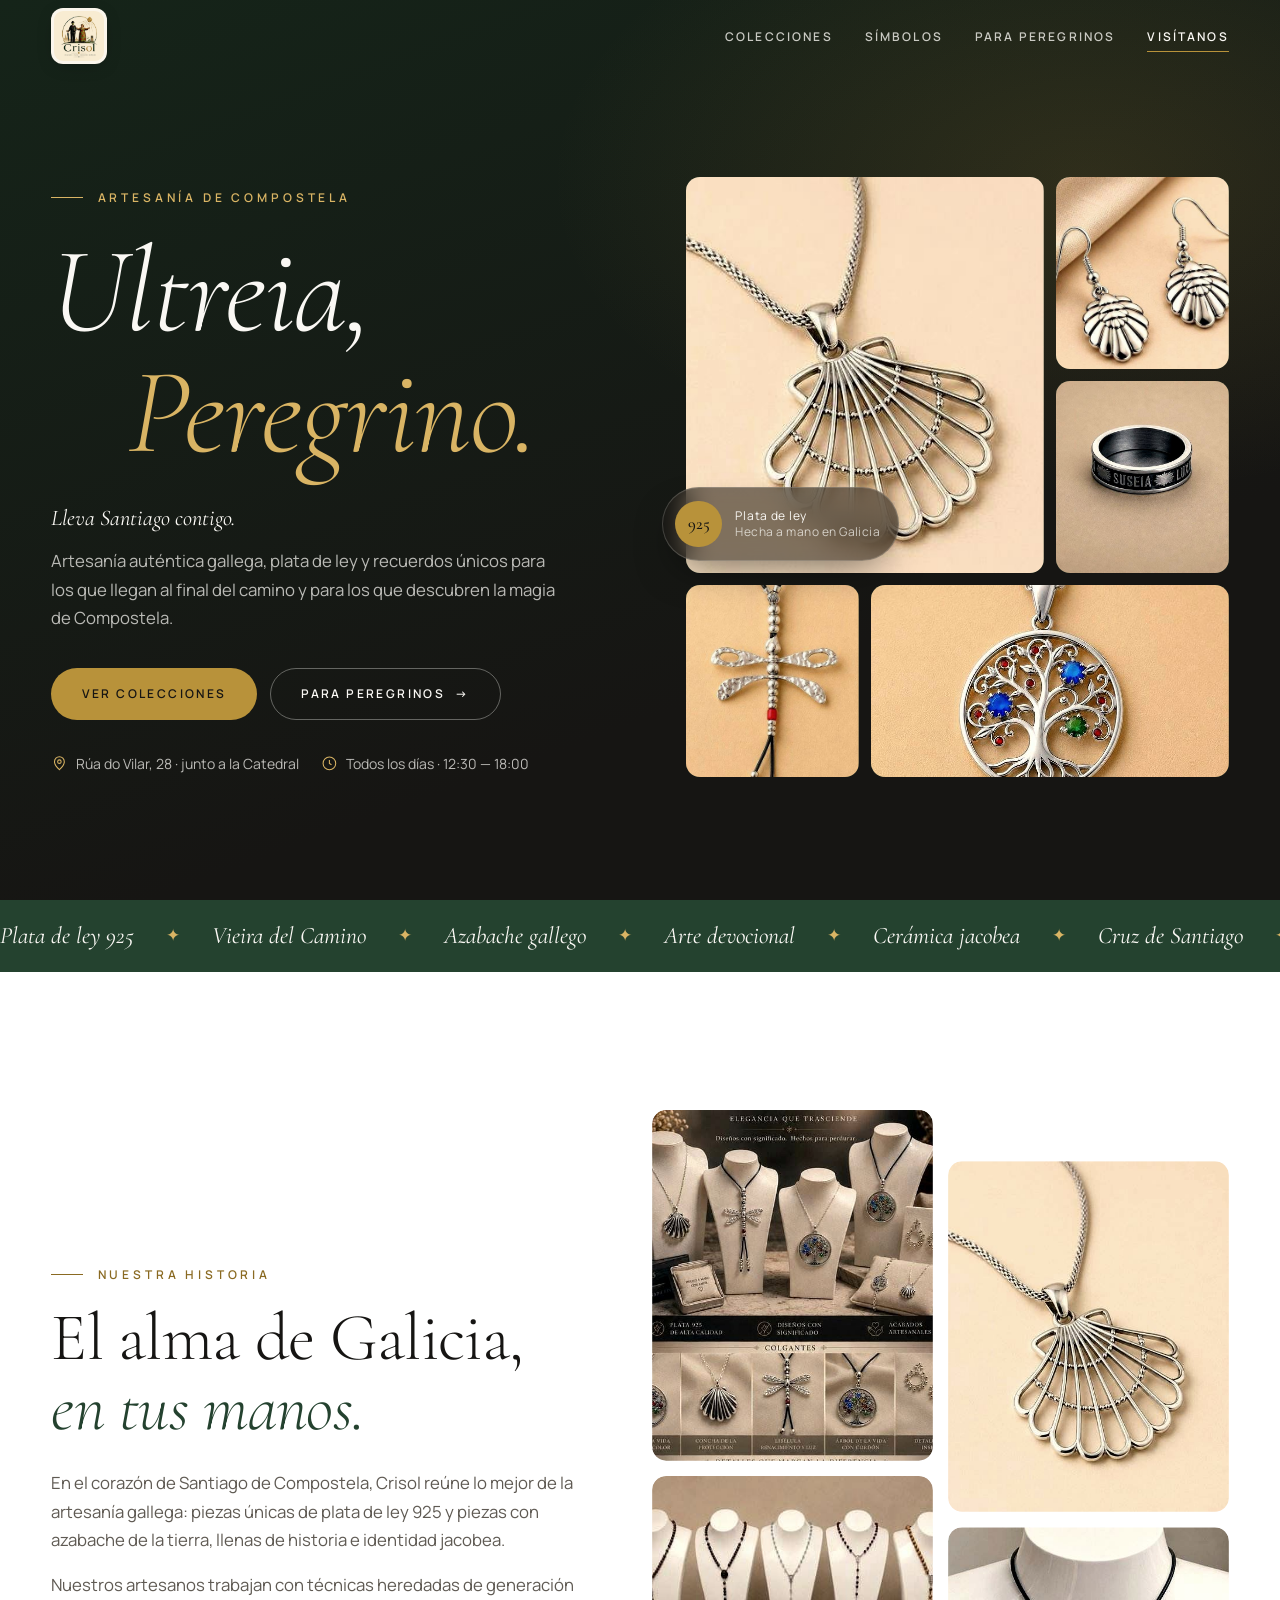
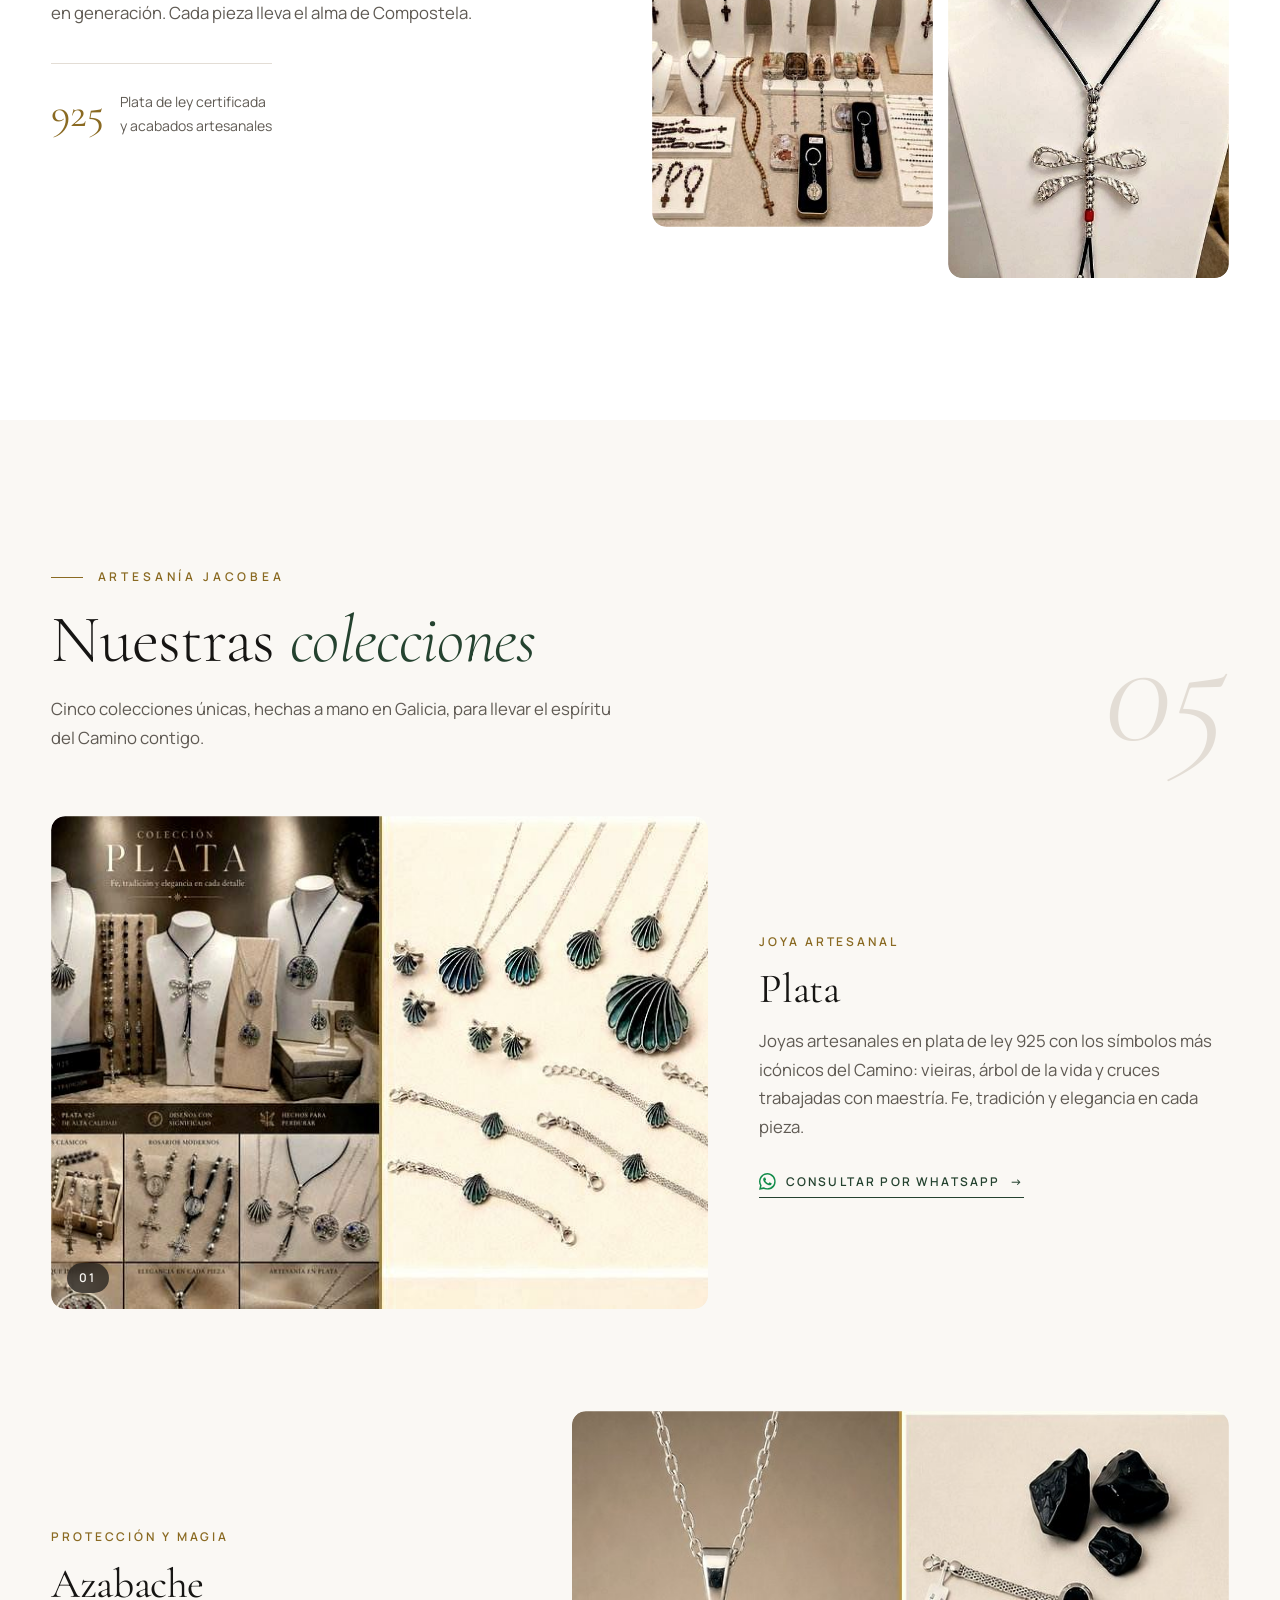
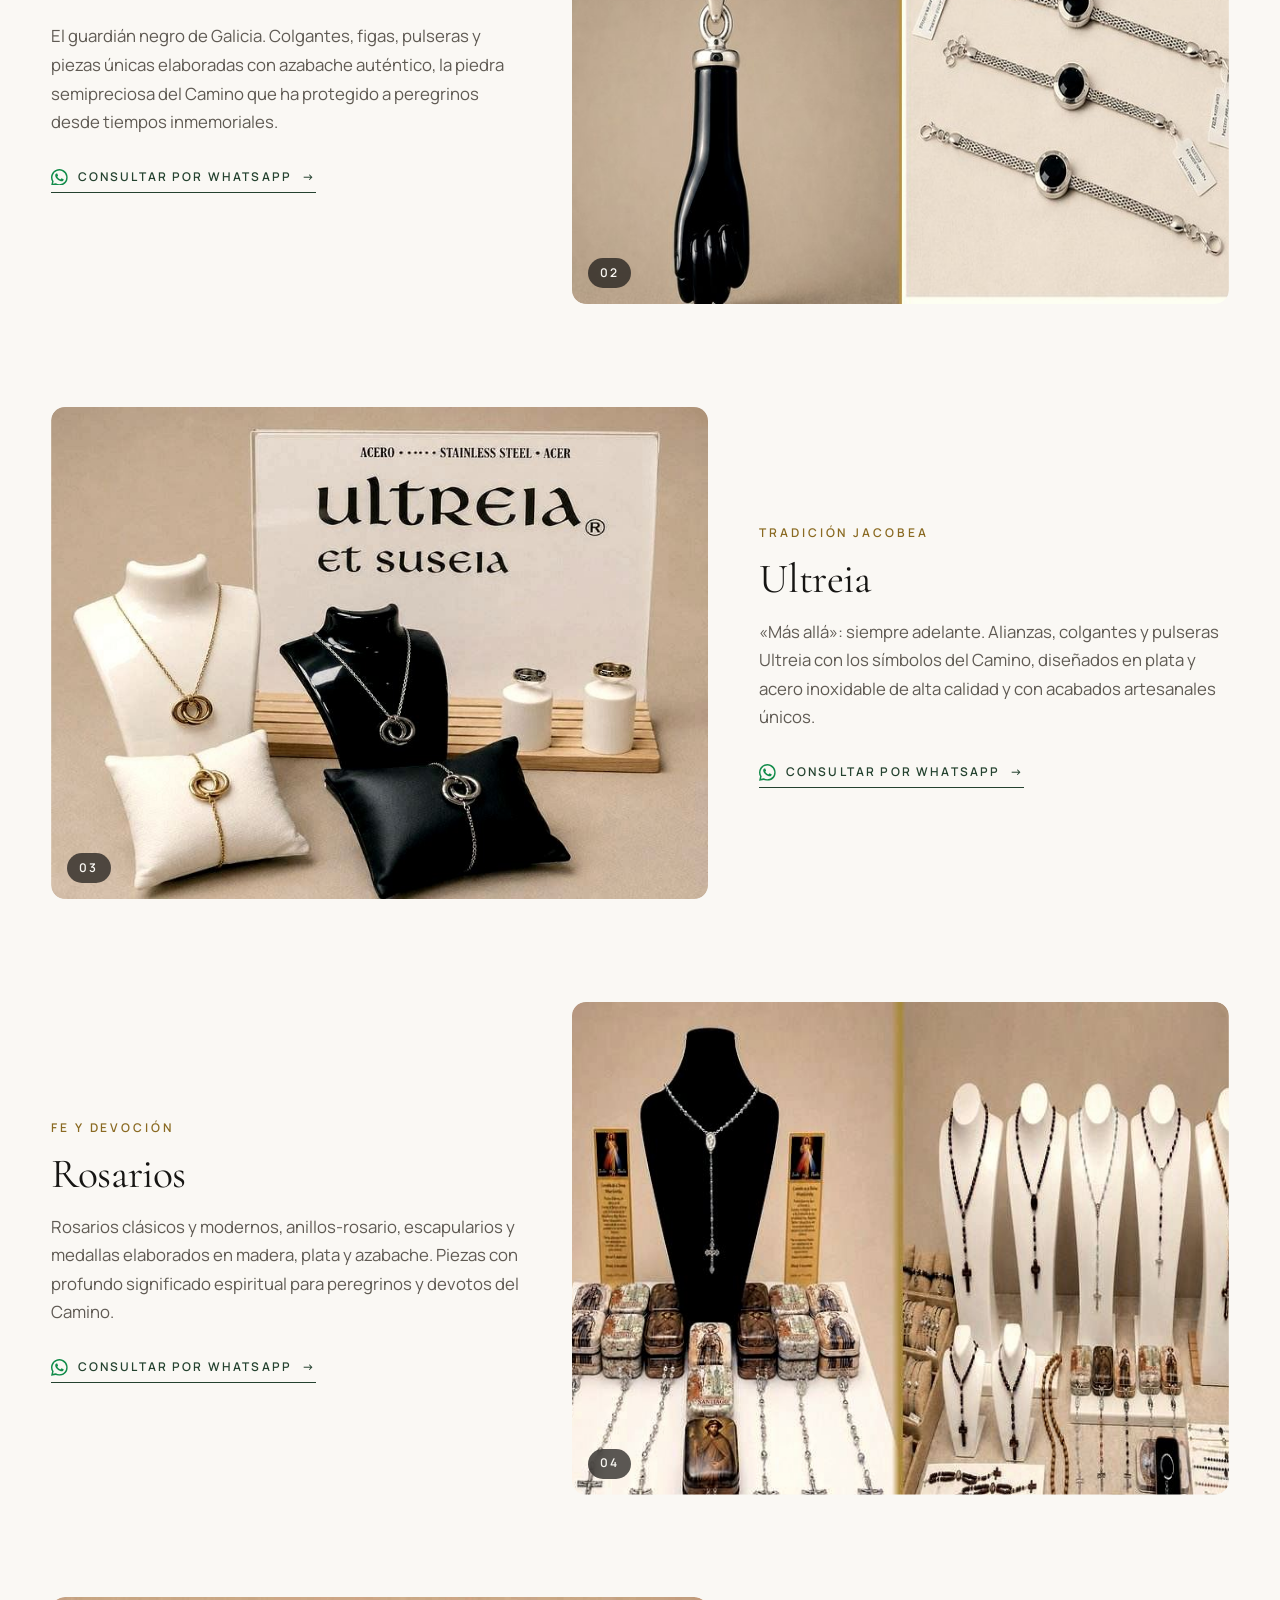
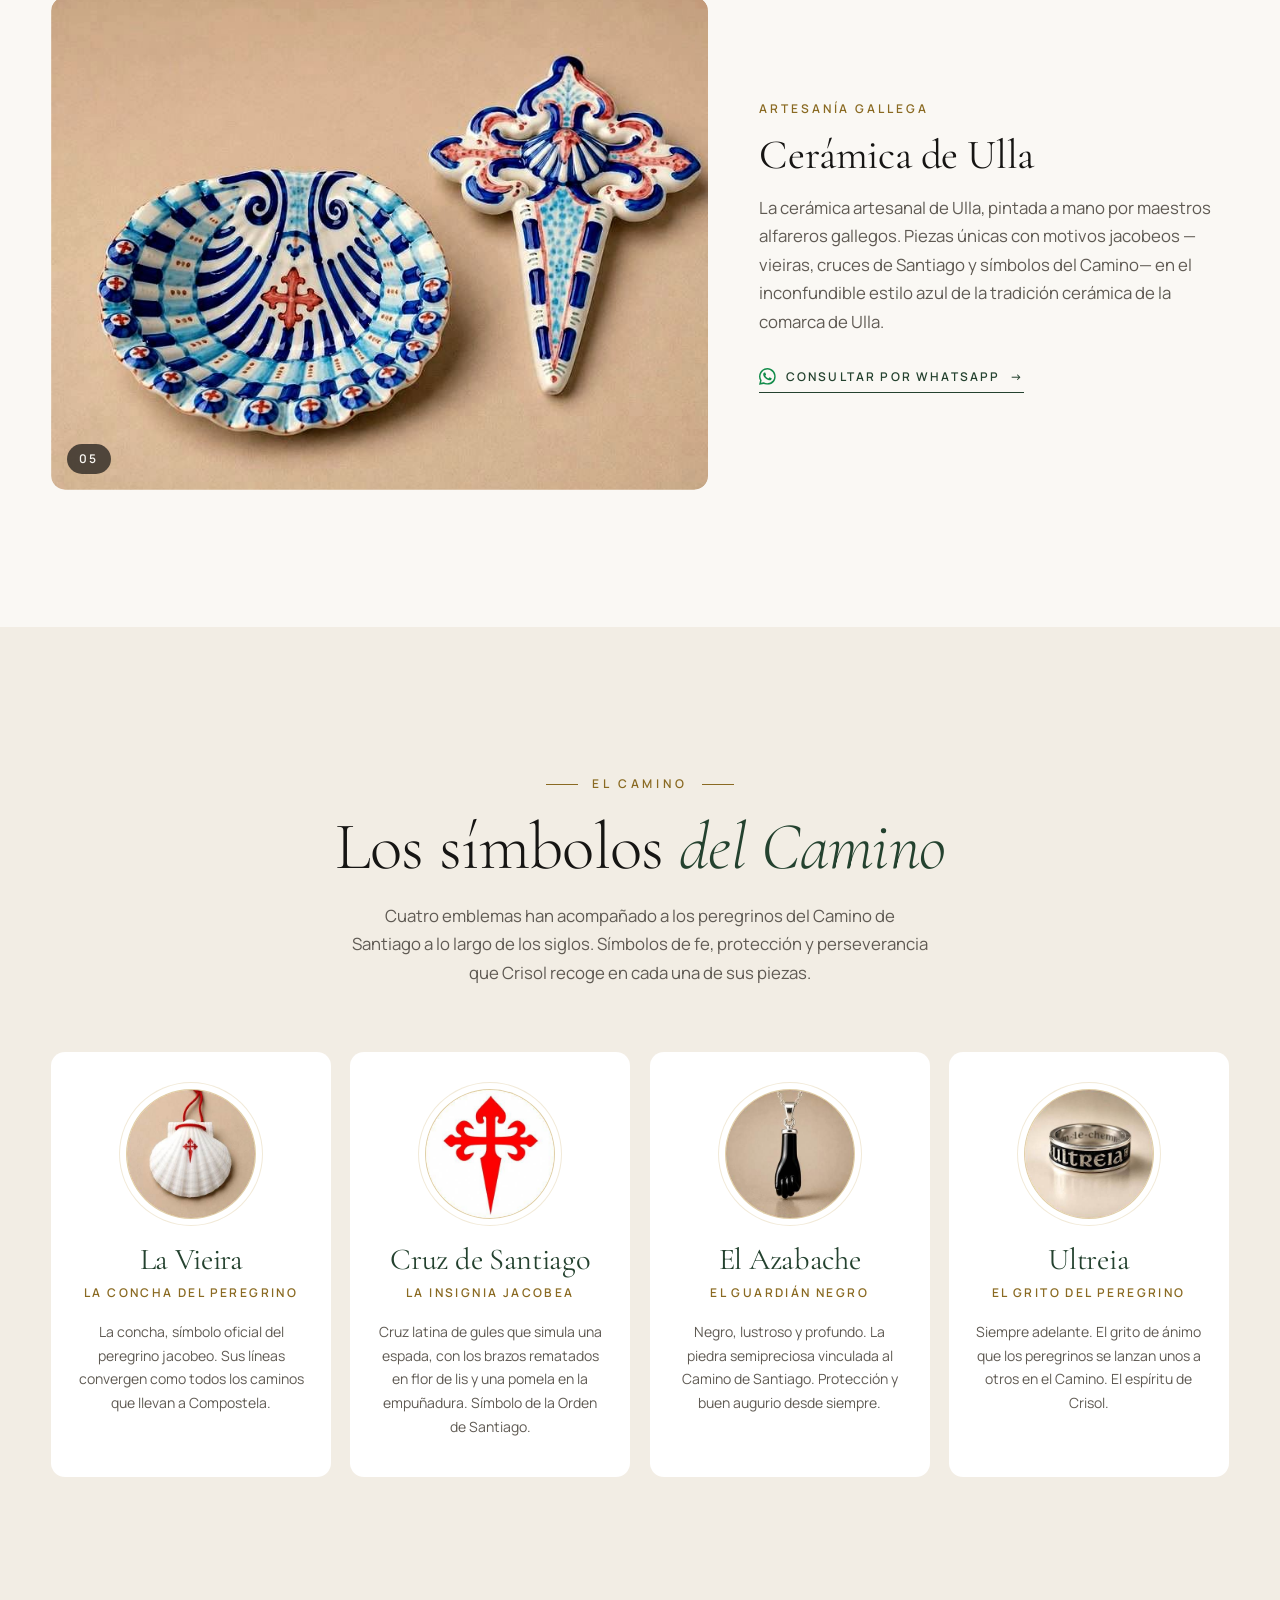
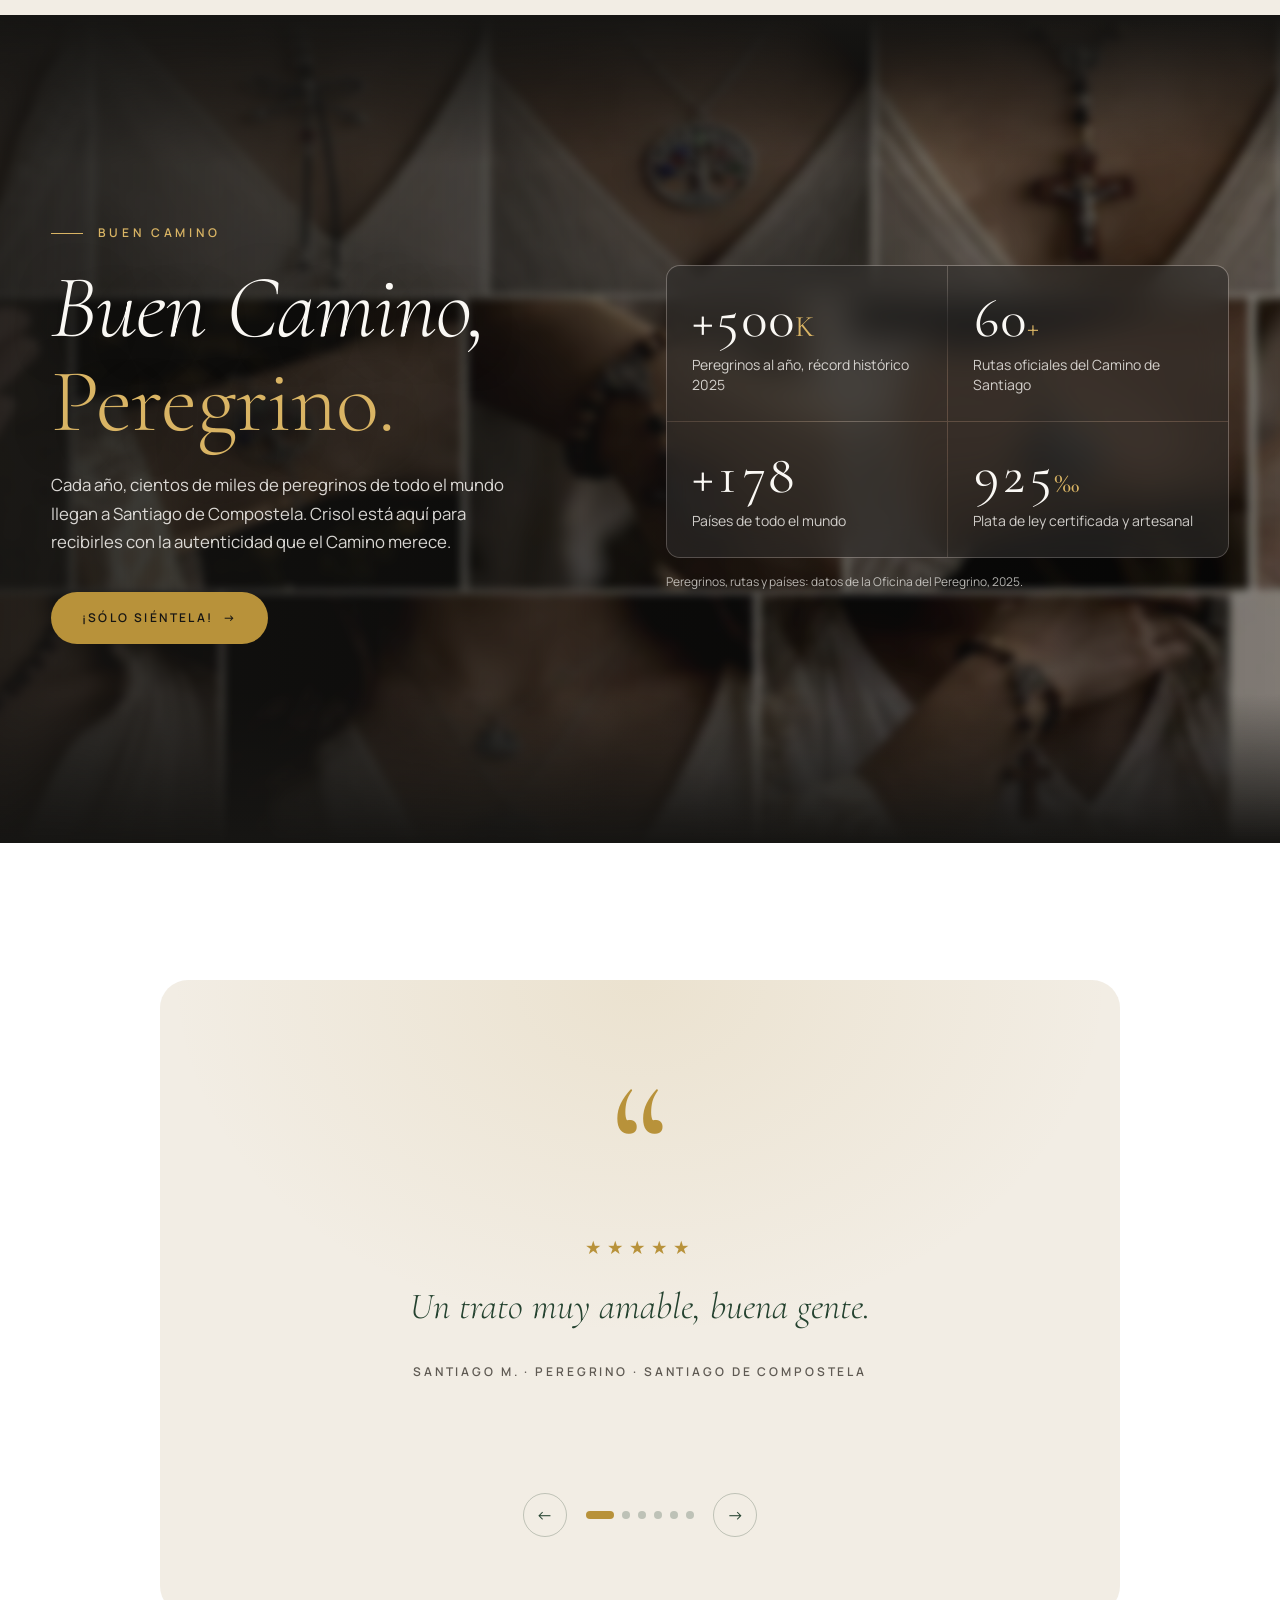
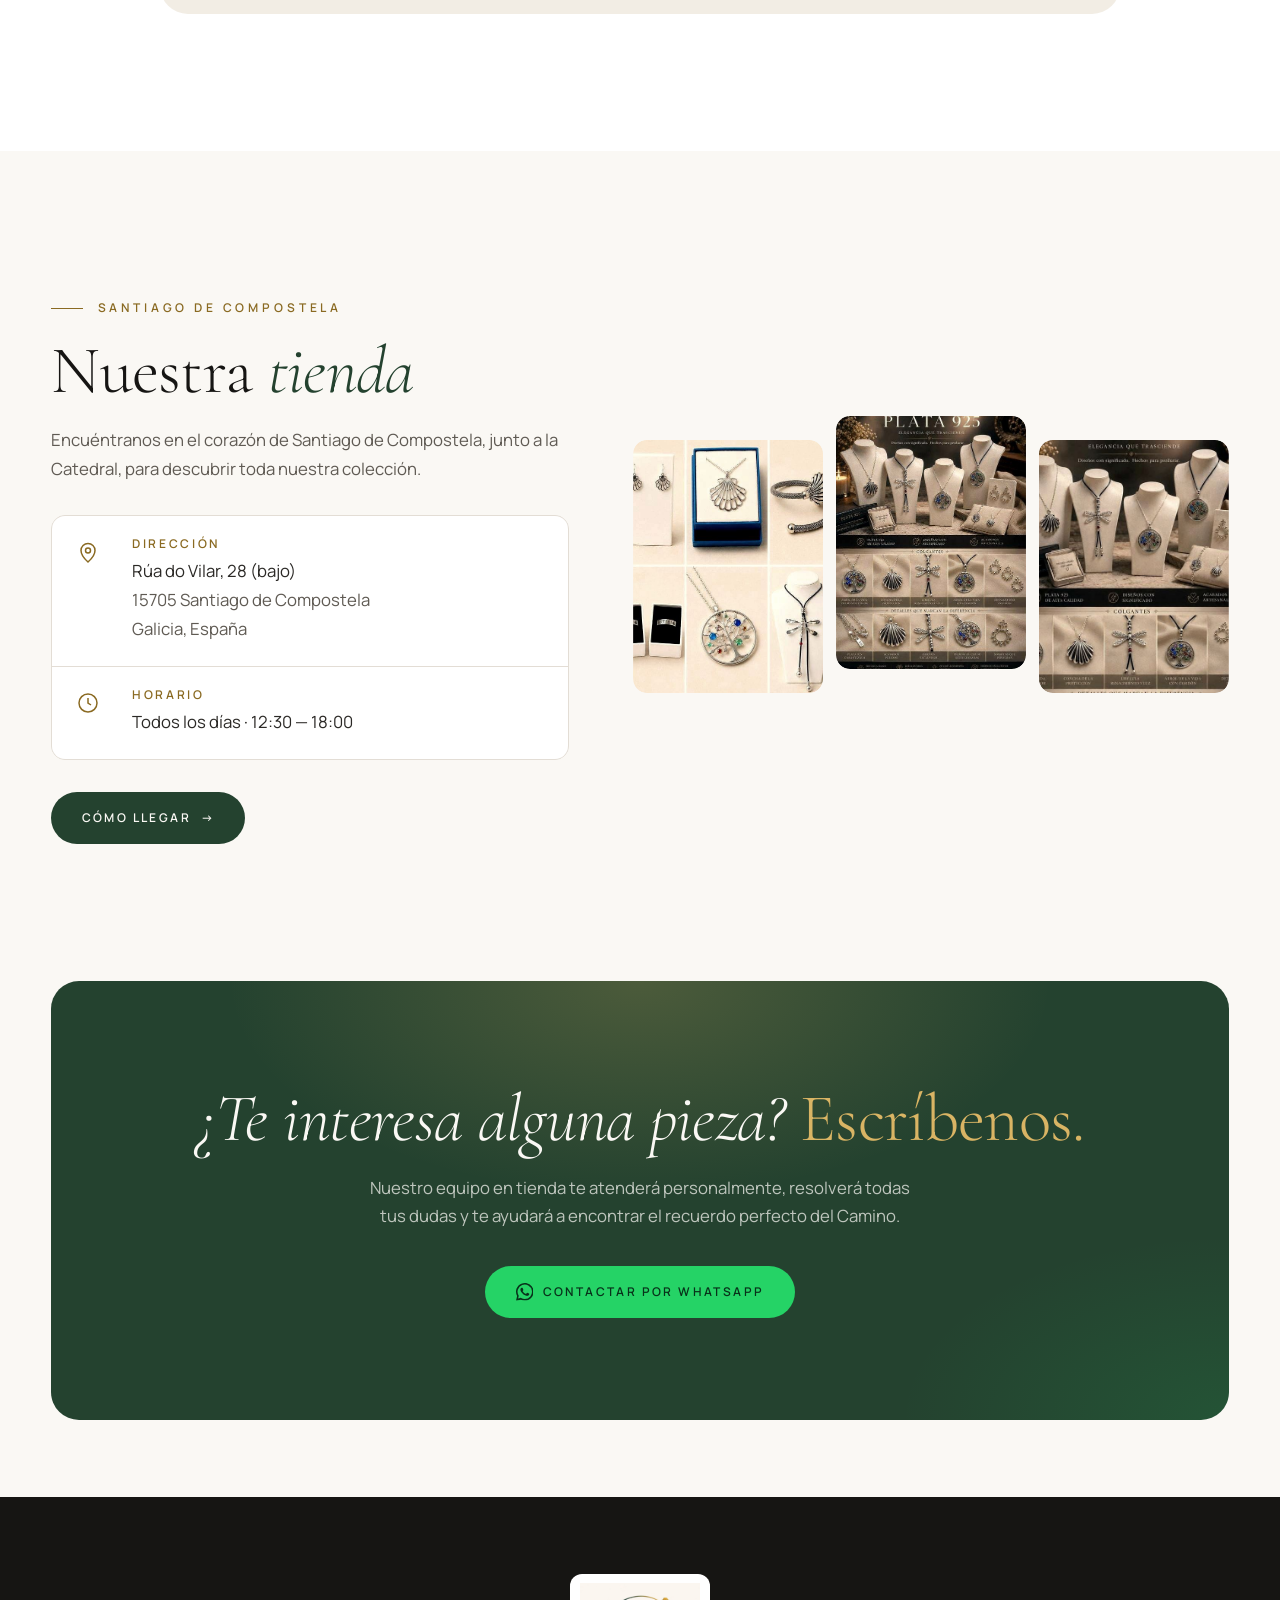
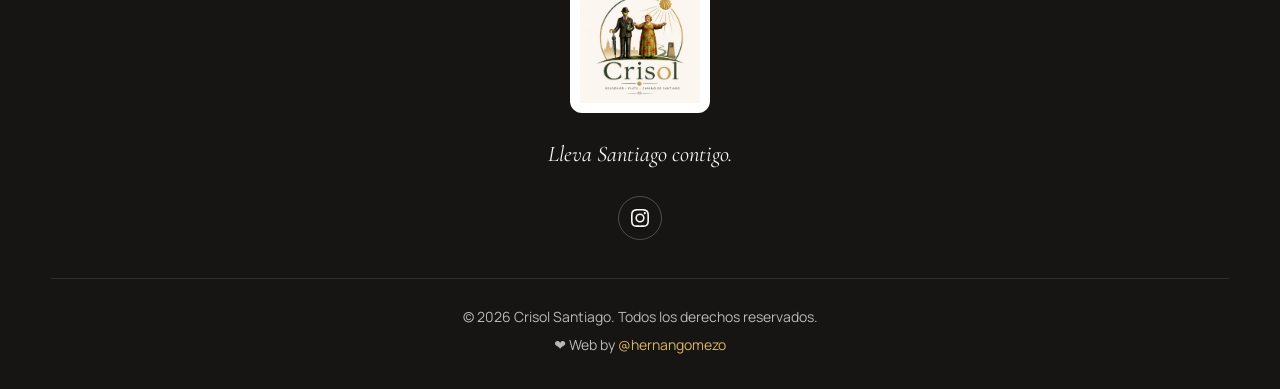
<file: index.html>
<!DOCTYPE html>
<html lang="es" class="no-js">
<head>
<meta charset="UTF-8">
<meta name="viewport" content="width=device-width, initial-scale=1.0">
<title>Crisol Santiago — Artesanía de Compostela</title>
<meta name="description" content="Artesanía gallega en el corazón de Santiago de Compostela: plata de ley 925, azabache, Ultreia, rosarios y cerámica de Ulla. Lleva Santiago contigo.">
<meta name="theme-color" content="#24422F">
<meta property="og:type" content="website">
<meta property="og:locale" content="es_ES">
<meta property="og:site_name" content="Crisol Santiago">
<meta property="og:title" content="Crisol Santiago — Artesanía de Compostela">
<meta property="og:description" content="Plata de ley 925, azabache y recuerdos únicos del Camino, junto a la Catedral de Santiago.">
<script>document.documentElement.classList.replace('no-js','js');</script>

<!-- Google tag (gtag.js) -->
<script async src="https://www.googletagmanager.com/gtag/js?id=AW-18221121165"></script>
<script>
  window.dataLayer = window.dataLayer || [];
  function gtag(){dataLayer.push(arguments);}
  gtag('js', new Date());
  gtag('config', 'AW-18221121165');
  gtag('config', 'GT-MBH3CQPZ');
</script>
<!-- Meta Pixel Code -->
<script>
!function(f,b,e,v,n,t,s)
{if(f.fbq)return;n=f.fbq=function(){n.callMethod?
n.callMethod.apply(n,arguments):n.queue.push(arguments)};
if(!f._fbq)f._fbq=n;n.push=n;n.loaded=!0;n.version='2.0';
n.queue=[];t=b.createElement(e);t.async=!0;
t.src=v;s=b.getElementsByTagName(e)[0];
s.parentNode.insertBefore(t,s)}(window,document,'script',
'https://connect.facebook.net/en_US/fbevents.js');
fbq('init','181116910614218');
fbq('track','PageView');
</script>
<noscript><img height="1" width="1" style="display:none" alt=""
src="https://www.facebook.com/tr?id=181116910614218&ev=PageView&noscript=1"></noscript>
<!-- End Meta Pixel Code -->

<link rel="icon" type="image/png" sizes="64x64" href="favicon-64.png">
<link rel="icon" type="image/png" sizes="32x32" href="favicon-32.png">
<link rel="apple-touch-icon" href="favicon-64.png">

<link rel="preconnect" href="https://fonts.googleapis.com">
<link rel="preconnect" href="https://fonts.gstatic.com" crossorigin>
<link href="https://fonts.googleapis.com/css2?family=Cormorant+Garamond:ital,wght@0,300;0,400;0,500;1,300;1,400&family=Manrope:wght@400;500;600;700&display=swap" rel="stylesheet">
<link rel="preload" as="image" href="imagenes/logo-nav.jpg">
<link rel="stylesheet" href="css/styles.css?v=c5536a6b">
<script src="js/main.js?v=bda9b6ba" defer></script>
</head>
<body>
<a class="skip" href="#main">Saltar al contenido</a>
<div class="progreso" id="progreso" aria-hidden="true"></div>

<!-- ═══ CABECERA ═══ -->
<header class="header" id="header">
  <div class="wrap">
    <a href="#top" class="logo" aria-label="Crisol Santiago — inicio">
      <img src="imagenes/pixel-meta.jpg" alt="Crisol Santiago" width="1254" height="1254">
    </a>
    <nav aria-label="Principal">
      <ul class="nav-links">
        <li><a href="#colecciones">Colecciones</a></li>
        <li><a href="#simbolos">Símbolos</a></li>
        <li><a href="#peregrinos">Para peregrinos</a></li>
        <li><a href="#visita">Visítanos</a></li>
      </ul>
    </nav>
    <button class="ham" id="ham" aria-label="Abrir menú" aria-expanded="false" aria-controls="drawer">
      <span></span><span></span><span></span>
    </button>
  </div>
</header>
<nav class="drawer" id="drawer" aria-label="Menú móvil">
  <a href="#colecciones"><span>01</span>Colecciones</a>
  <a href="#simbolos"><span>02</span>Símbolos</a>
  <a href="#peregrinos"><span>03</span>Para peregrinos</a>
  <a href="#visita"><span>04</span>Visítanos</a>
</nav>

<main id="main">

<!-- ═══ HERO ═══ -->
<section class="hero" id="top">
  <div class="wrap">
    <div class="hero-txt">
      <!-- Solo móvil (<768px): logo con aro dorado encima del título -->
      <div class="hero-marca"><img src="imagenes/pixel-meta.jpg" alt="Crisol Santiago" width="1254" height="1254" loading="lazy" decoding="async"></div>
      <span class="eyebrow eyebrow--claro">Artesanía de Compostela</span>
      <h1 class="hero-title">
        <span class="linea"><span>Ultreia,</span></span>
        <span class="linea"><span>Peregrino.</span></span>
      </h1>
      <p class="hero-tag">Lleva Santiago contigo.</p>
      <p class="hero-desc">Artesanía auténtica gallega, plata de ley y recuerdos únicos para los que llegan al final del camino y para los que descubren la magia de Compostela.</p>
      <div class="hero-ctas">
        <a href="#colecciones" class="btn btn--oro"><span>Ver colecciones</span></a>
        <a href="#peregrinos" class="btn btn--borde-claro"><span>Para peregrinos</span><span class="flecha" aria-hidden="true">→</span></a>
      </div>
      <p class="hero-info">
        <span><svg aria-hidden="true" viewBox="0 0 24 24" fill="none" stroke="currentColor" stroke-width="1.5"><path d="M12 21s-7-6.2-7-11.5a7 7 0 1 1 14 0C19 14.8 12 21 12 21z"/><circle cx="12" cy="9.5" r="2.5"/></svg>Rúa do Vilar, 28 · junto a la Catedral</span>
        <span><svg aria-hidden="true" viewBox="0 0 24 24" fill="none" stroke="currentColor" stroke-width="1.5"><circle cx="12" cy="12" r="9"/><path d="M12 7v5l3 2"/></svg>Todos los días · 12:30 — 18:00</span>
      </p>
    </div>
    <div class="hero-visual">
    <div class="hero-mosaico" aria-hidden="true">
      <figure><img src="imagenes/logo-nav.jpg" alt="" width="700" height="450" fetchpriority="high"></figure>
      <figure><img src="imagenes/hero-03-suseia-ring.jpg" alt="" width="700" height="450"></figure>
      <figure><img src="imagenes/hero-02-arbol-vida.jpg" alt="" width="800" height="680"></figure>
      <figure><img src="imagenes/hero-04-vieira-earrings.jpg" alt="" width="700" height="450"></figure>
      <figure><img src="imagenes/hero-01-vieira.jpg" alt="" width="700" height="450"></figure>
    </div>
    <div class="hero-badge"><b>925</b><span>Plata de ley<small>Hecha a mano en Galicia</small></span></div>
    </div>
  </div>
</section>

<!-- ═══ MARQUESINA ═══ -->
<!-- Solo móvil (<768px): cinta de fotos que se desliza en sentido contrario a la marquesina -->
<div class="fotos-cinta" aria-hidden="true">
  <div class="fotos-track"><img src="imagenes/logo-nav.jpg" alt="" width="140" height="140" loading="lazy" decoding="async"><img src="imagenes/hero-01-vieira.jpg" alt="" width="140" height="140" loading="lazy" decoding="async"><img src="imagenes/hero-02-arbol-vida.jpg" alt="" width="140" height="140" loading="lazy" decoding="async"><img src="imagenes/hero-03-suseia-ring.jpg" alt="" width="140" height="140" loading="lazy" decoding="async"><img src="imagenes/hero-04-vieira-earrings.jpg" alt="" width="140" height="140" loading="lazy" decoding="async"><img src="imagenes/logo-nav.jpg" alt="" width="140" height="140" loading="lazy" decoding="async"><img src="imagenes/hero-01-vieira.jpg" alt="" width="140" height="140" loading="lazy" decoding="async"><img src="imagenes/hero-02-arbol-vida.jpg" alt="" width="140" height="140" loading="lazy" decoding="async"><img src="imagenes/hero-03-suseia-ring.jpg" alt="" width="140" height="140" loading="lazy" decoding="async"><img src="imagenes/hero-04-vieira-earrings.jpg" alt="" width="140" height="140" loading="lazy" decoding="async"></div>
</div>
<div class="marquee" aria-hidden="true">
  <div class="marquee-track">
    <span>Plata de ley 925</span><span>Vieira del Camino</span><span>Azabache gallego</span><span>Arte devocional</span><span>Cerámica jacobea</span><span>Cruz de Santiago</span><span>Lleva Santiago contigo</span><span>Buen Camino, peregrino</span>
    <span>Plata de ley 925</span><span>Vieira del Camino</span><span>Azabache gallego</span><span>Arte devocional</span><span>Cerámica jacobea</span><span>Cruz de Santiago</span><span>Lleva Santiago contigo</span><span>Buen Camino, peregrino</span>
  </div>
</div>

<!-- ═══ NUESTRA HISTORIA ═══ -->
<section class="historia sec" aria-labelledby="historia-t">
  <div class="wrap">
    <div>
      <span class="eyebrow" data-reveal>Nuestra historia</span>
      <h2 id="historia-t" data-reveal style="--d:1">El alma de Galicia, <em>en tus manos.</em></h2>
      <p data-reveal style="--d:2">En el corazón de Santiago de Compostela, Crisol reúne lo mejor de la artesanía gallega: piezas únicas de plata de ley 925 y piezas con azabache de la tierra, llenas de historia e identidad jacobea.</p>
      <p data-reveal style="--d:3">Nuestros artesanos trabajan con técnicas heredadas de generación en generación. Cada pieza lleva el alma de Compostela.</p>
      <div class="sello" data-reveal style="--d:4"><strong>925</strong> Plata de ley certificada<br>y acabados artesanales</div>
    </div>
    <div class="historia-fotos">
      <figure data-reveal="img"><img src="imagenes/hero-05-libelula.jpg" alt="Colgantes de plata expuestos en bustos: vieira, libélula y árbol de la vida" width="600" height="600" loading="lazy" decoding="async"></figure>
      <figure data-reveal="img" style="--d:1"><img src="imagenes/alma-01-plata925.jpg" alt="Colgante de plata con forma de vieira calada" width="600" height="600" loading="lazy" decoding="async"></figure>
      <figure data-reveal="img" style="--d:2"><img src="imagenes/alma-02-vieira-colgante.jpg" alt="Rosarios de madera y plata expuestos en la tienda" width="600" height="450" loading="lazy" decoding="async"></figure>
      <figure data-reveal="img" style="--d:3"><img src="imagenes/alma-03-rosarios-tienda.jpg" alt="Colgante libélula de plata con cordón negro" width="600" height="600" loading="lazy" decoding="async"></figure>
    </div>
  </div>
</section>

<!-- ═══ COLECCIONES ═══ -->
<section class="colecciones sec" id="colecciones" aria-labelledby="col-t">
  <div class="wrap">
    <header class="sec-head">
      <div>
        <span class="eyebrow" data-reveal>Artesanía jacobea</span>
        <h2 id="col-t" data-reveal style="--d:1">Nuestras <em>colecciones</em></h2>
        <p data-reveal style="--d:2">Cinco colecciones únicas, hechas a mano en Galicia, para llevar el espíritu del Camino contigo.</p>
      </div>
      <span class="col-total" aria-hidden="true">05</span>
    </header>

    <div class="col-list">
      <article class="col-item">
        <figure class="col-media" data-reveal="img"><span class="col-num">01</span><img src="imagenes/alma-04-vieira-caja.jpg" alt="Colección Plata: colgantes, rosarios y vieiras de plata de ley 925" width="800" height="500" loading="lazy" decoding="async"></figure>
        <div class="col-txt">
          <span class="col-tag" data-reveal>Joya artesanal</span>
          <h3 data-reveal style="--d:1">Plata</h3>
          <p data-reveal style="--d:2">Joyas artesanales en plata de ley 925 con los símbolos más icónicos del Camino: vieiras, árbol de la vida y cruces trabajadas con maestría. Fe, tradición y elegancia en cada pieza.</p>
          <a class="link-wa" data-reveal style="--d:3" data-coleccion="Plata" href="https://wa.me/34671137802?text=Hola%21%20Tengo%20inter%C3%A9s%20en%20algunos%20productos%2C%20me%20puedes%20ayudar%20por%20favor%3F" target="_blank" rel="noopener"><svg aria-hidden="true"><use href="#i-wa"/></svg>Consultar por WhatsApp<span class="flecha" aria-hidden="true">→</span></a>
        </div>
      </article>

      <article class="col-item is-reverse">
        <figure class="col-media" data-reveal="img"><span class="col-num">02</span><img src="imagenes/col-plata.jpg" alt="Colección Azabache: figa de azabache y pulseras de plata con azabache" width="800" height="540" loading="lazy" decoding="async"></figure>
        <div class="col-txt">
          <span class="col-tag" data-reveal>Protección y magia</span>
          <h3 data-reveal style="--d:1">Azabache</h3>
          <p data-reveal style="--d:2">El guardián negro de Galicia. Colgantes, figas, pulseras y piezas únicas elaboradas con azabache auténtico, la piedra semipreciosa del Camino que ha protegido a peregrinos desde tiempos inmemoriales.</p>
          <a class="link-wa" data-reveal style="--d:3" data-coleccion="Azabache" href="https://wa.me/34671137802?text=Hola%21%20Tengo%20inter%C3%A9s%20en%20algunos%20productos%2C%20me%20puedes%20ayudar%20por%20favor%3F" target="_blank" rel="noopener"><svg aria-hidden="true"><use href="#i-wa"/></svg>Consultar por WhatsApp<span class="flecha" aria-hidden="true">→</span></a>
        </div>
      </article>

      <article class="col-item">
        <figure class="col-media" data-reveal="img"><span class="col-num">03</span><img src="imagenes/col-azabache.jpg" alt="Colección Ultreia et Suseia: colgantes, pulseras y anillos" width="800" height="680" loading="lazy" decoding="async"></figure>
        <div class="col-txt">
          <span class="col-tag" data-reveal>Tradición jacobea</span>
          <h3 data-reveal style="--d:1">Ultreia</h3>
          <p data-reveal style="--d:2">«Más allá»: siempre adelante. Alianzas, colgantes y pulseras Ultreia con los símbolos del Camino, diseñados en plata y acero inoxidable de alta calidad y con acabados artesanales únicos.</p>
          <a class="link-wa" data-reveal style="--d:3" data-coleccion="Ultreia" href="https://wa.me/34671137802?text=Hola%21%20Tengo%20inter%C3%A9s%20en%20algunos%20productos%2C%20me%20puedes%20ayudar%20por%20favor%3F" target="_blank" rel="noopener"><svg aria-hidden="true"><use href="#i-wa"/></svg>Consultar por WhatsApp<span class="flecha" aria-hidden="true">→</span></a>
        </div>
      </article>

      <article class="col-item is-reverse">
        <figure class="col-media" data-reveal="img"><span class="col-num">04</span><img src="imagenes/col-ultreia.jpg" alt="Colección Rosarios: rosarios de madera y plata expuestos en bustos" width="800" height="520" loading="lazy" decoding="async"></figure>
        <div class="col-txt">
          <span class="col-tag" data-reveal>Fe y devoción</span>
          <h3 data-reveal style="--d:1">Rosarios</h3>
          <p data-reveal style="--d:2">Rosarios clásicos y modernos, anillos-rosario, escapularios y medallas elaborados en madera, plata y azabache. Piezas con profundo significado espiritual para peregrinos y devotos del Camino.</p>
          <a class="link-wa" data-reveal style="--d:3" data-coleccion="Rosarios" href="https://wa.me/34671137802?text=Hola%21%20Tengo%20inter%C3%A9s%20en%20algunos%20productos%2C%20me%20puedes%20ayudar%20por%20favor%3F" target="_blank" rel="noopener"><svg aria-hidden="true"><use href="#i-wa"/></svg>Consultar por WhatsApp<span class="flecha" aria-hidden="true">→</span></a>
        </div>
      </article>

      <article class="col-item">
        <figure class="col-media" data-reveal="img"><span class="col-num">05</span><img src="imagenes/col-rosarios.jpg" alt="Cerámica de Ulla: vieira y cruz de Santiago pintadas a mano en azul" width="800" height="700" loading="lazy" decoding="async"></figure>
        <div class="col-txt">
          <span class="col-tag" data-reveal>Artesanía gallega</span>
          <h3 data-reveal style="--d:1">Cerámica de Ulla</h3>
          <p data-reveal style="--d:2">La cerámica artesanal de Ulla, pintada a mano por maestros alfareros gallegos. Piezas únicas con motivos jacobeos —vieiras, cruces de Santiago y símbolos del Camino— en el inconfundible estilo azul de la tradición cerámica de la comarca de Ulla.</p>
          <a class="link-wa" data-reveal style="--d:3" data-coleccion="Cerámica de Ulla" href="https://wa.me/34671137802?text=Hola%21%20Tengo%20inter%C3%A9s%20en%20algunos%20productos%2C%20me%20puedes%20ayudar%20por%20favor%3F" target="_blank" rel="noopener"><svg aria-hidden="true"><use href="#i-wa"/></svg>Consultar por WhatsApp<span class="flecha" aria-hidden="true">→</span></a>
        </div>
      </article>
    </div>
  </div>
</section>

<!-- ═══ SÍMBOLOS ═══ -->
<section class="simbolos sec" id="simbolos" aria-labelledby="sym-t">
  <div class="wrap">
    <header class="sec-head sec-head--centro">
      <span class="eyebrow eyebrow--centro" data-reveal>El Camino</span>
      <h2 id="sym-t" data-reveal style="--d:1">Los símbolos <em>del Camino</em></h2>
      <p data-reveal style="--d:2">Cuatro emblemas han acompañado a los peregrinos del Camino de Santiago a lo largo de los siglos. Símbolos de fe, protección y perseverancia que Crisol recoge en cada una de sus piezas.</p>
    </header>
    <div class="sym-grid">
      <article class="sym-card" data-reveal>
        <div class="sym-foto"><img src="imagenes/col-ceramica-ulla.jpg" alt="Vieira con la cruz de Santiago" width="340" height="340" loading="lazy" decoding="async"></div>
        <h3>La Vieira</h3>
        <span class="sym-sub">La concha del peregrino</span>
        <p>La concha, símbolo oficial del peregrino jacobeo. Sus líneas convergen como todos los caminos que llevan a Compostela.</p>
      </article>
      <article class="sym-card" data-reveal style="--d:1">
        <div class="sym-foto"><img src="imagenes/sym-vieira.jpg" alt="Cruz de Santiago roja" width="340" height="340" loading="lazy" decoding="async"></div>
        <h3>Cruz de Santiago</h3>
        <span class="sym-sub">La insignia jacobea</span>
        <p>Cruz latina de gules que simula una espada, con los brazos rematados en flor de lis y una pomela en la empuñadura. Símbolo de la Orden de Santiago.</p>
      </article>
      <article class="sym-card" data-reveal style="--d:2">
        <div class="sym-foto"><img src="imagenes/sym-cruz-santiago.jpg" alt="Figa de azabache con engarce de plata" width="340" height="340" loading="lazy" decoding="async"></div>
        <h3>El Azabache</h3>
        <span class="sym-sub">El guardián negro</span>
        <p>Negro, lustroso y profundo. La piedra semipreciosa vinculada al Camino de Santiago. Protección y buen augurio desde siempre.</p>
      </article>
      <article class="sym-card" data-reveal style="--d:3">
        <div class="sym-foto"><img src="imagenes/sym-azabache.jpg" alt="Anillo de plata con la inscripción Ultreia" width="340" height="340" loading="lazy" decoding="async"></div>
        <h3>Ultreia</h3>
        <span class="sym-sub">El grito del peregrino</span>
        <p>Siempre adelante. El grito de ánimo que los peregrinos se lanzan unos a otros en el Camino. El espíritu de Crisol.</p>
      </article>
    </div>
  </div>
</section>

<!-- ═══ PARA PEREGRINOS ═══ -->
<section class="peregrinos" id="peregrinos" aria-labelledby="per-t">
  <div class="per-bg" aria-hidden="true">
    <img src="imagenes/sym-ultreia.jpg" alt="" width="1920" height="1000" loading="lazy" decoding="async" data-parallax>
  </div>
  <div class="wrap">
    <div class="per-txt">
      <div>
      <span class="eyebrow eyebrow--claro" data-reveal>Buen Camino</span>
      <h2 id="per-t" data-reveal style="--d:1">Buen Camino, <em>Peregrino.</em></h2>
      <p data-reveal style="--d:2">Cada año, cientos de miles de peregrinos de todo el mundo llegan a Santiago de Compostela. Crisol está aquí para recibirles con la autenticidad que el Camino merece.</p>
      <a href="#colecciones" class="btn btn--oro" data-reveal style="--d:3"><span>¡Sólo siéntela!</span><span class="flecha" aria-hidden="true">→</span></a>
      </div>
      <div>
      <div class="stats" data-reveal style="--d:3">
        <div class="stat"><span class="stat-n">+<span data-count="530">530</span><small>K</small></span><span class="stat-l">Peregrinos al año, récord histórico 2025</span></div>
        <div class="stat"><span class="stat-n"><span data-count="64">64</span><small>+</small></span><span class="stat-l">Rutas oficiales del Camino de Santiago</span></div>
        <div class="stat"><span class="stat-n">+<span data-count="190">190</span></span><span class="stat-l">Países de todo el mundo</span></div>
        <div class="stat"><span class="stat-n">925<small>‰</small></span><span class="stat-l">Plata de ley certificada y artesanal</span></div>
      </div>
      <p class="stats-fuente" data-reveal style="--d:3">Peregrinos, rutas y países: datos de la Oficina del Peregrino, 2025.</p>
      </div>
    </div>
  </div>
</section>

<!-- ═══ TESTIMONIOS ═══
     Para añadir una opinión, duplica un <figure class="t-slide"> (sin la clase is-active).
     Con dos o más, el carrusel se activa solo: flechas, puntos, deslizar y cambio automático. -->
<section class="testimonio sec" id="testimonios" aria-label="Opiniones de clientes">
  <div class="wrap">
    <div class="t-card" data-reveal aria-roledescription="carrusel">
      <div class="t-track" aria-live="polite">
        <figure class="t-slide is-active">
          <div class="t-stars" role="img" aria-label="5 de 5 estrellas">★★★★★</div>
          <blockquote><p>Un trato muy amable, buena gente.</p></blockquote>
          <figcaption>Santiago M. · Peregrino · Santiago de Compostela</figcaption>
        </figure>
        <figure class="t-slide">
          <div class="t-stars" role="img" aria-label="5 de 5 estrellas">★★★★★</div>
          <blockquote><p>Entramos buscando un recuerdo de Santiago y terminamos encontrando una pieza que tenía muchísimo más significado. Nos explicaron la historia de varios símbolos del Camino y la atención fue encantadora.</p></blockquote>
          <figcaption>Lucía Pérez · Visitante de Crisol</figcaption>
        </figure>
        <figure class="t-slide">
          <div class="t-stars" role="img" aria-label="5 de 5 estrellas">★★★★★</div>
          <blockquote><p>Quería llevarme algo especial después de terminar el Camino, pero no el típico recuerdo. Encontré una pieza de plata que me recuerda a Santiago cada vez que me la pongo. Fue justo lo que estaba buscando.</p></blockquote>
          <figcaption>Marta Gómez · Peregrina del Camino de Santiago</figcaption>
        </figure>
        <figure class="t-slide">
          <div class="t-stars" role="img" aria-label="5 de 5 estrellas">★★★★★</div>
          <blockquote><p>Una tienda preciosa y diferente, muy cerca de la Catedral. Tienen piezas de plata, azabache y artesanía gallega, pero lo que más me gustó fue descubrir la historia y el significado que hay detrás de muchas de ellas.</p></blockquote>
          <figcaption>Juan Carlos Beltrán · Visitante de Santiago</figcaption>
        </figure>
        <figure class="t-slide">
          <div class="t-stars" role="img" aria-label="5 de 5 estrellas">★★★★★</div>
          <blockquote><p>Buscaba un regalo para alguien especial y me ayudaron a encontrar algo con verdadero significado. Al final no era simplemente llevar un regalo de Santiago, sino llevarle una pequeña parte de mi viaje.</p></blockquote>
          <figcaption>Carla Osorio · Cliente de Crisol</figcaption>
        </figure>
        <figure class="t-slide">
          <div class="t-stars" role="img" aria-label="5 de 5 estrellas">★★★★★</div>
          <blockquote><p>Volvería sin duda. Hay muchísimas cosas bonitas, pero sobre todo se nota que es una tienda con personalidad y con mucha conexión con Santiago y el Camino. Me llevé un recuerdo que sé que conservaré durante muchos años.</p></blockquote>
          <figcaption>Andrés Lara · Peregrino en Santiago</figcaption>
        </figure>
      </div>
      <div class="t-ctrl" hidden>
        <button class="t-btn" type="button" data-dir="-1" aria-label="Opinión anterior"><span aria-hidden="true">←</span></button>
        <div class="t-dots"></div>
        <button class="t-btn" type="button" data-dir="1" aria-label="Opinión siguiente"><span aria-hidden="true">→</span></button>
      </div>
    </div>
  </div>
</section>

<!-- ═══ VISÍTANOS ═══ -->
<section class="visita sec" id="visita" aria-labelledby="vis-t">
  <div class="wrap">
    <div>
      <header class="sec-head">
        <span class="eyebrow" data-reveal>Santiago de Compostela</span>
        <h2 id="vis-t" data-reveal style="--d:1">Nuestra <em>tienda</em></h2>
        <p data-reveal style="--d:2">Encuéntranos en el corazón de Santiago de Compostela, junto a la Catedral, para descubrir toda nuestra colección.</p>
      </header>
      <div class="vis-datos" data-reveal style="--d:3">
        <div class="vis-dato">
          <svg aria-hidden="true" viewBox="0 0 24 24" fill="none" stroke="currentColor" stroke-width="1.5"><path d="M12 21s-7-6.2-7-11.5a7 7 0 1 1 14 0C19 14.8 12 21 12 21z"/><circle cx="12" cy="9.5" r="2.5"/></svg>
          <h3>Dirección</h3>
          <p>Rúa do Vilar, 28 (bajo)<br><span>15705 Santiago de Compostela<br>Galicia, España</span></p>
        </div>
        <div class="vis-dato">
          <svg aria-hidden="true" viewBox="0 0 24 24" fill="none" stroke="currentColor" stroke-width="1.5"><circle cx="12" cy="12" r="9"/><path d="M12 7v5l3 2"/></svg>
          <h3>Horario</h3>
          <p>Todos los días · 12:30 — 18:00</p>
        </div>
      </div>
      <a href="https://maps.app.goo.gl/ZbmvQ5Js3rN15rV87" target="_blank" rel="noopener" class="btn btn--verde" data-reveal style="--d:4"><span>Cómo llegar</span><span class="flecha" aria-hidden="true">→</span></a>
    </div>
    <div class="vis-fotos">
      <figure data-reveal="img"><img src="imagenes/buen-camino-lifestyle.jpg" alt="Pendientes, colgantes y pulseras de plata del Camino" width="500" height="700" loading="lazy" decoding="async"></figure>
      <figure data-reveal="img" style="--d:1"><img src="imagenes/visita-01.jpg" alt="Colección Plata 925 expuesta en bustos" width="500" height="700" loading="lazy" decoding="async"></figure>
      <figure data-reveal="img" style="--d:2"><img src="imagenes/hero-05-libelula.jpg" alt="Colgantes de plata: vieira, libélula y árbol de la vida" width="600" height="600" loading="lazy" decoding="async"></figure>
    </div>
  </div>
</section>

<!-- ═══ BANNER WHATSAPP ═══ -->
<section class="wa-banner" id="contacto" aria-labelledby="wa-t">
  <div class="wrap"><div class="wa-card">
    <h2 id="wa-t" data-reveal>¿Te interesa alguna pieza? <em>Escríbenos.</em></h2>
    <p data-reveal style="--d:1">Nuestro equipo en tienda te atenderá personalmente, resolverá todas tus dudas y te ayudará a encontrar el recuerdo perfecto del Camino.</p>
    <a class="btn btn--wa" data-reveal style="--d:2" href="https://wa.me/34671137802?text=Hola%21%20Tengo%20inter%C3%A9s%20en%20algunos%20productos%2C%20me%20puedes%20ayudar%20por%20favor%3F" target="_blank" rel="noopener"><svg aria-hidden="true"><use href="#i-wa"/></svg><span>Contactar por WhatsApp</span></a>
  </div></div>
</section>

</main>

<!-- ═══ FOOTER ═══ -->
<footer class="footer">
  <div class="wrap">
    <a href="#top" class="footer-logo" aria-label="Crisol Santiago — volver arriba"><img src="imagenes/visita-03.jpg" alt="Crisol Santiago" width="1254" height="1254" loading="lazy" decoding="async"></a>
    <p class="footer-tag">Lleva Santiago contigo.</p>
    <a href="https://www.instagram.com/crisolsantiago" target="_blank" rel="noopener" class="footer-ig" aria-label="Instagram de Crisol Santiago">
      <svg viewBox="0 0 24 24" fill="currentColor" aria-hidden="true"><path d="M12 2.163c3.204 0 3.584.012 4.85.07 3.252.148 4.771 1.691 4.919 4.919.058 1.265.069 1.645.069 4.849 0 3.205-.012 3.584-.069 4.849-.149 3.225-1.664 4.771-4.919 4.919-1.266.058-1.644.07-4.85.07-3.204 0-3.584-.012-4.849-.07-3.26-.149-4.771-1.699-4.919-4.92-.058-1.265-.07-1.644-.07-4.849 0-3.204.013-3.583.07-4.849.149-3.227 1.664-4.771 4.919-4.919 1.266-.057 1.645-.069 4.849-.069zM12 0C8.741 0 8.333.014 7.053.072 2.695.272.273 2.69.073 7.052.014 8.333 0 8.741 0 12c0 3.259.014 3.668.072 4.948.2 4.358 2.618 6.78 6.98 6.98C8.333 23.986 8.741 24 12 24c3.259 0 3.668-.014 4.948-.072 4.354-.2 6.782-2.618 6.979-6.98.059-1.28.073-1.689.073-4.948 0-3.259-.014-3.667-.072-4.947-.196-4.354-2.617-6.78-6.979-6.98C15.668.014 15.259 0 12 0zm0 5.838a6.162 6.162 0 100 12.324 6.162 6.162 0 000-12.324zM12 16a4 4 0 110-8 4 4 0 010 8zm6.406-11.845a1.44 1.44 0 100 2.881 1.44 1.44 0 000-2.881z"/></svg>
    </a>
    <div class="footer-legal">
      <p>© 2026 Crisol Santiago. Todos los derechos reservados.</p>
      <p>❤️ Web by <a href="https://instagram.com/hernangomezo" target="_blank" rel="noopener">@hernangomezo</a></p>
    </div>
  </div>
</footer>

<!-- Botón flotante de WhatsApp -->
<a href="https://wa.me/34671137802?text=Hola%21%20Tengo%20inter%C3%A9s%20en%20algunos%20productos%2C%20me%20puedes%20ayudar%20por%20favor%3F" class="wa-float is-hidden" id="wa-float" target="_blank" rel="noopener" aria-label="Escríbenos por WhatsApp">
  <svg aria-hidden="true"><use href="#i-wa"/></svg><span>Escríbenos</span>
</a>

<!-- Iconos reutilizables -->
<svg width="0" height="0" style="position:absolute" aria-hidden="true">
  <symbol id="i-wa" viewBox="0 0 24 24"><path fill="currentColor" d="M17.472 14.382c-.297-.149-1.758-.867-2.03-.967-.273-.099-.471-.148-.67.15-.197.297-.767.966-.94 1.164-.173.199-.347.223-.644.075-.297-.15-1.255-.463-2.39-1.475-.883-.788-1.48-1.761-1.653-2.059-.173-.297-.018-.458.13-.606.134-.133.298-.347.446-.52.149-.174.198-.298.298-.497.099-.198.05-.371-.025-.52-.075-.149-.669-1.612-.916-2.207-.242-.579-.487-.5-.669-.51-.173-.008-.371-.01-.57-.01-.198 0-.52.074-.792.372-.272.297-1.04 1.016-1.04 2.479 0 1.462 1.065 2.875 1.213 3.074.149.198 2.096 3.2 5.077 4.487.709.306 1.262.489 1.694.625.712.227 1.36.195 1.871.118.571-.085 1.758-.719 2.006-1.413.248-.694.248-1.289.173-1.413-.074-.124-.272-.198-.57-.347z"/><path fill="currentColor" d="M12 0C5.373 0 0 5.373 0 12c0 2.125.554 4.122 1.524 5.855L.057 23.882c-.07.264.152.502.42.44l6.179-1.42A11.94 11.94 0 0012 24c6.627 0 12-5.373 12-12S18.627 0 12 0zm0 21.818a9.818 9.818 0 01-5.015-1.378l-.36-.213-3.727.856.889-3.618-.234-.372A9.818 9.818 0 1112 21.818z"/></symbol>
</svg>
</body>
</html>
</file>
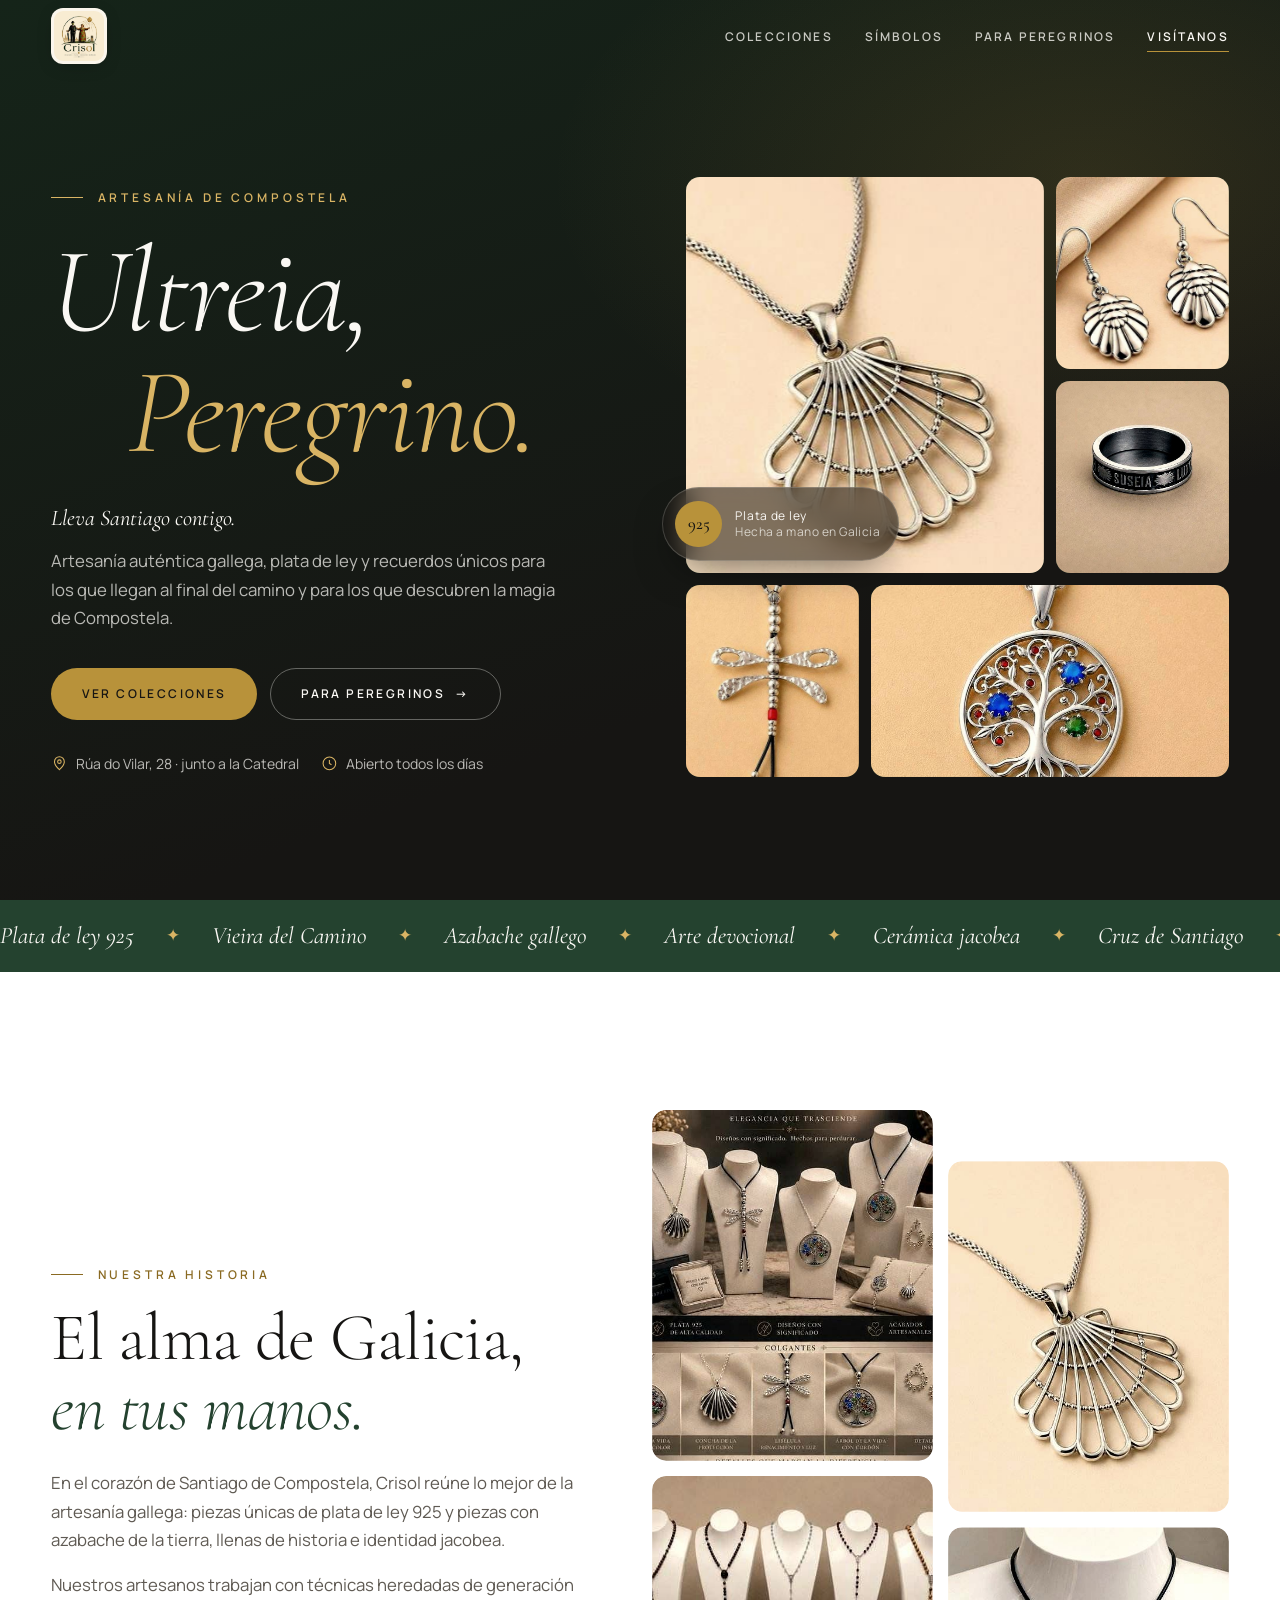
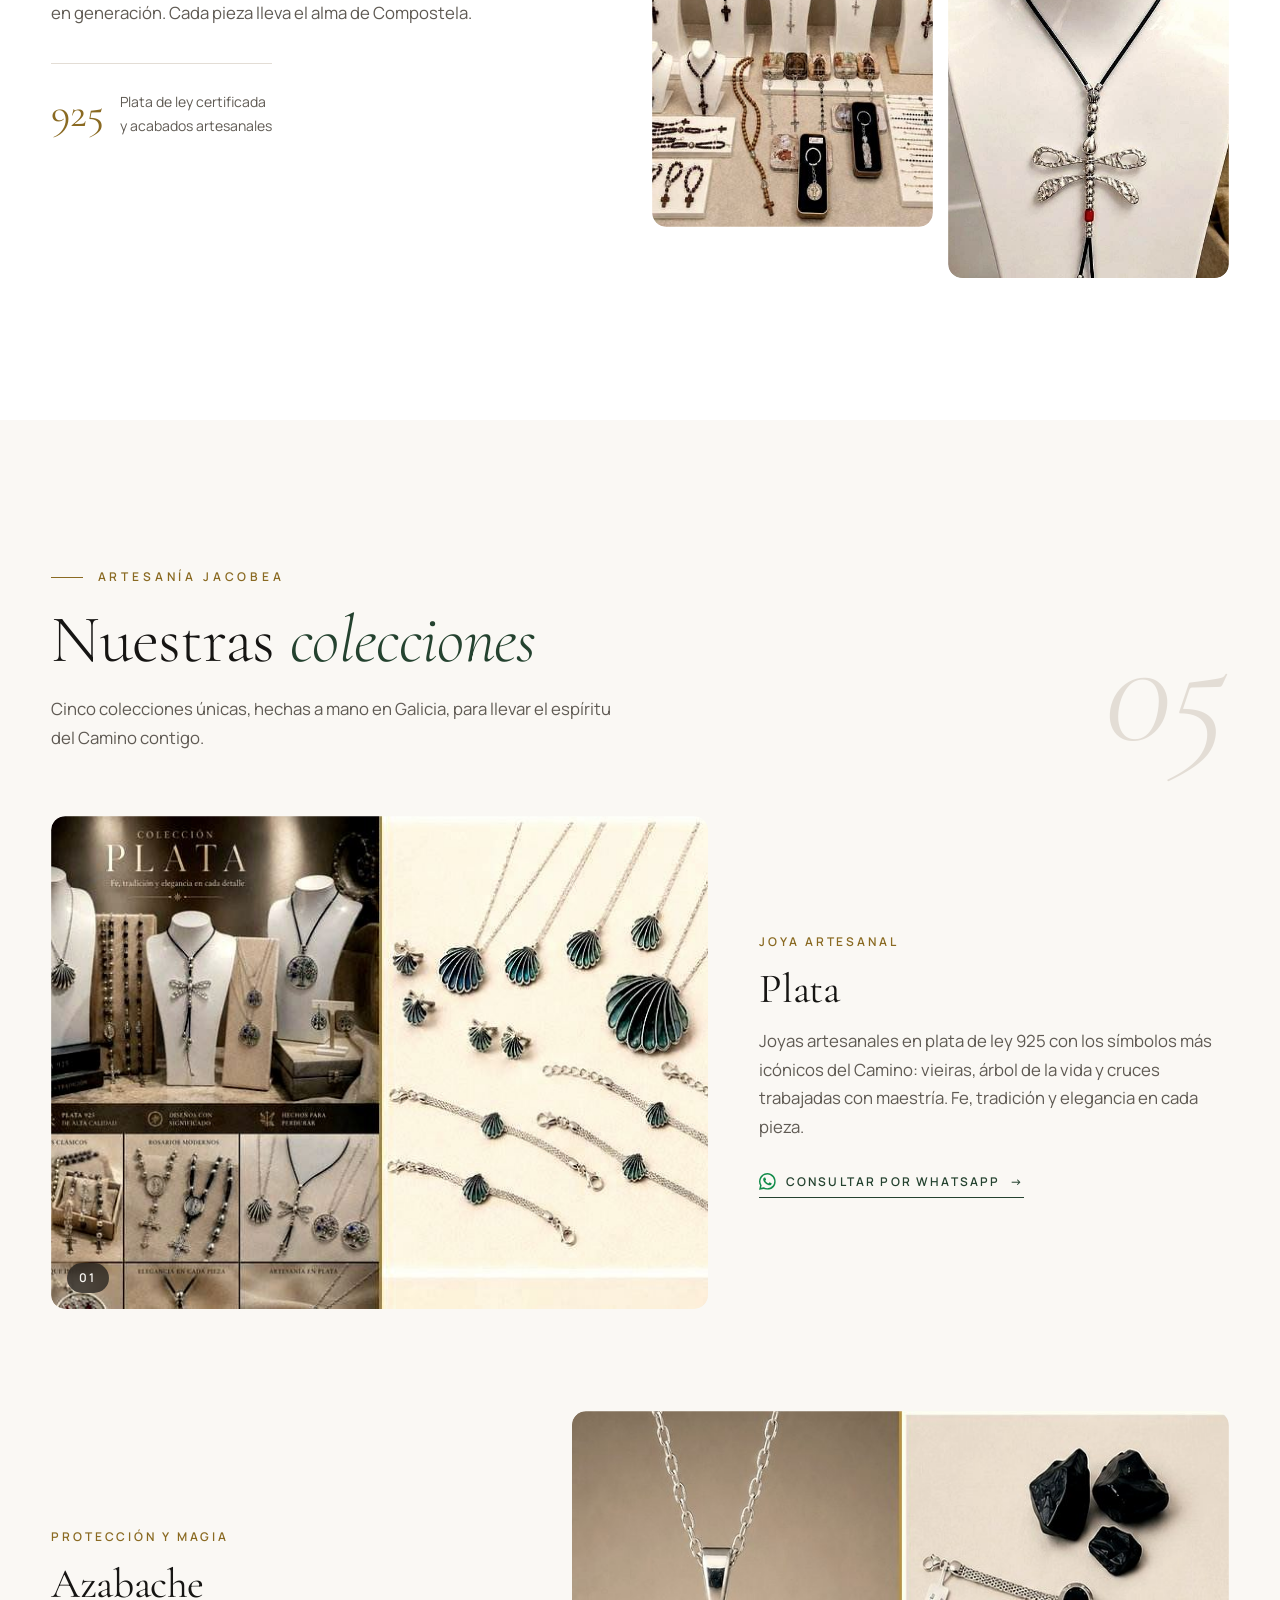
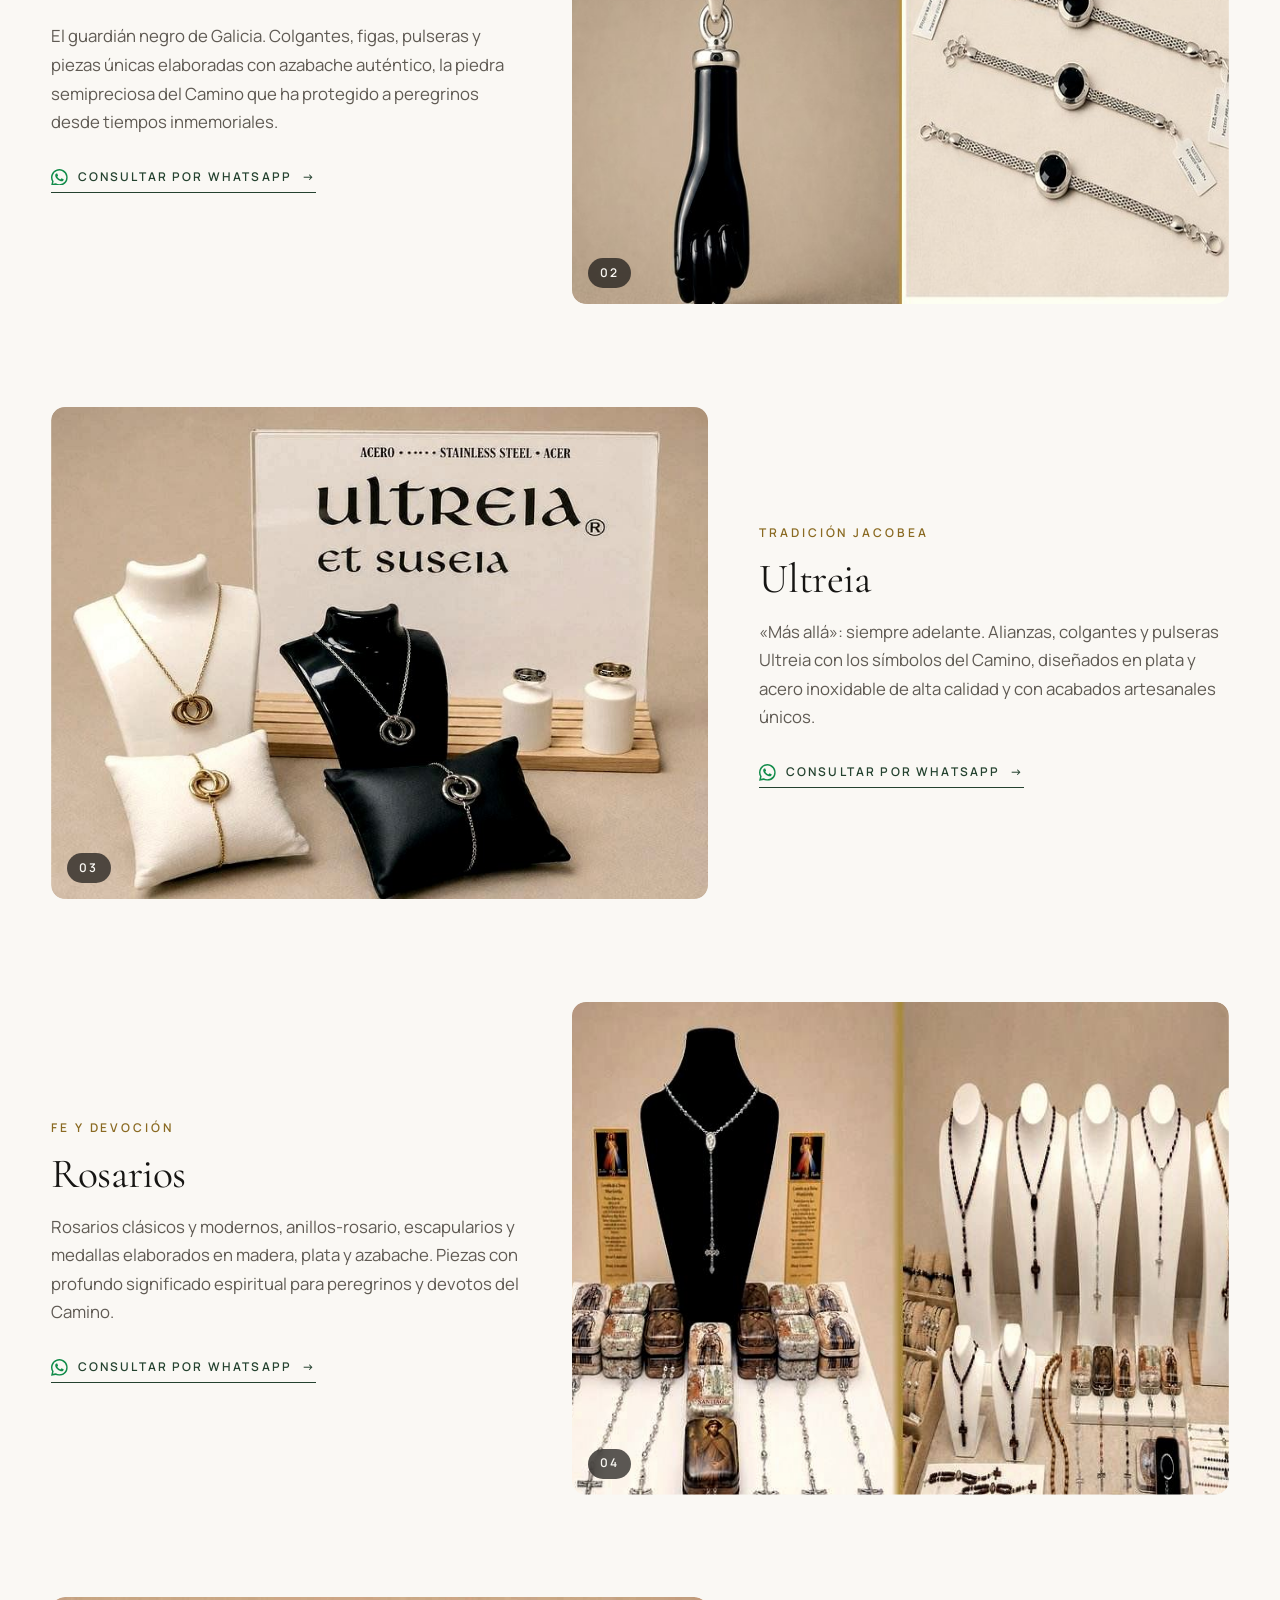
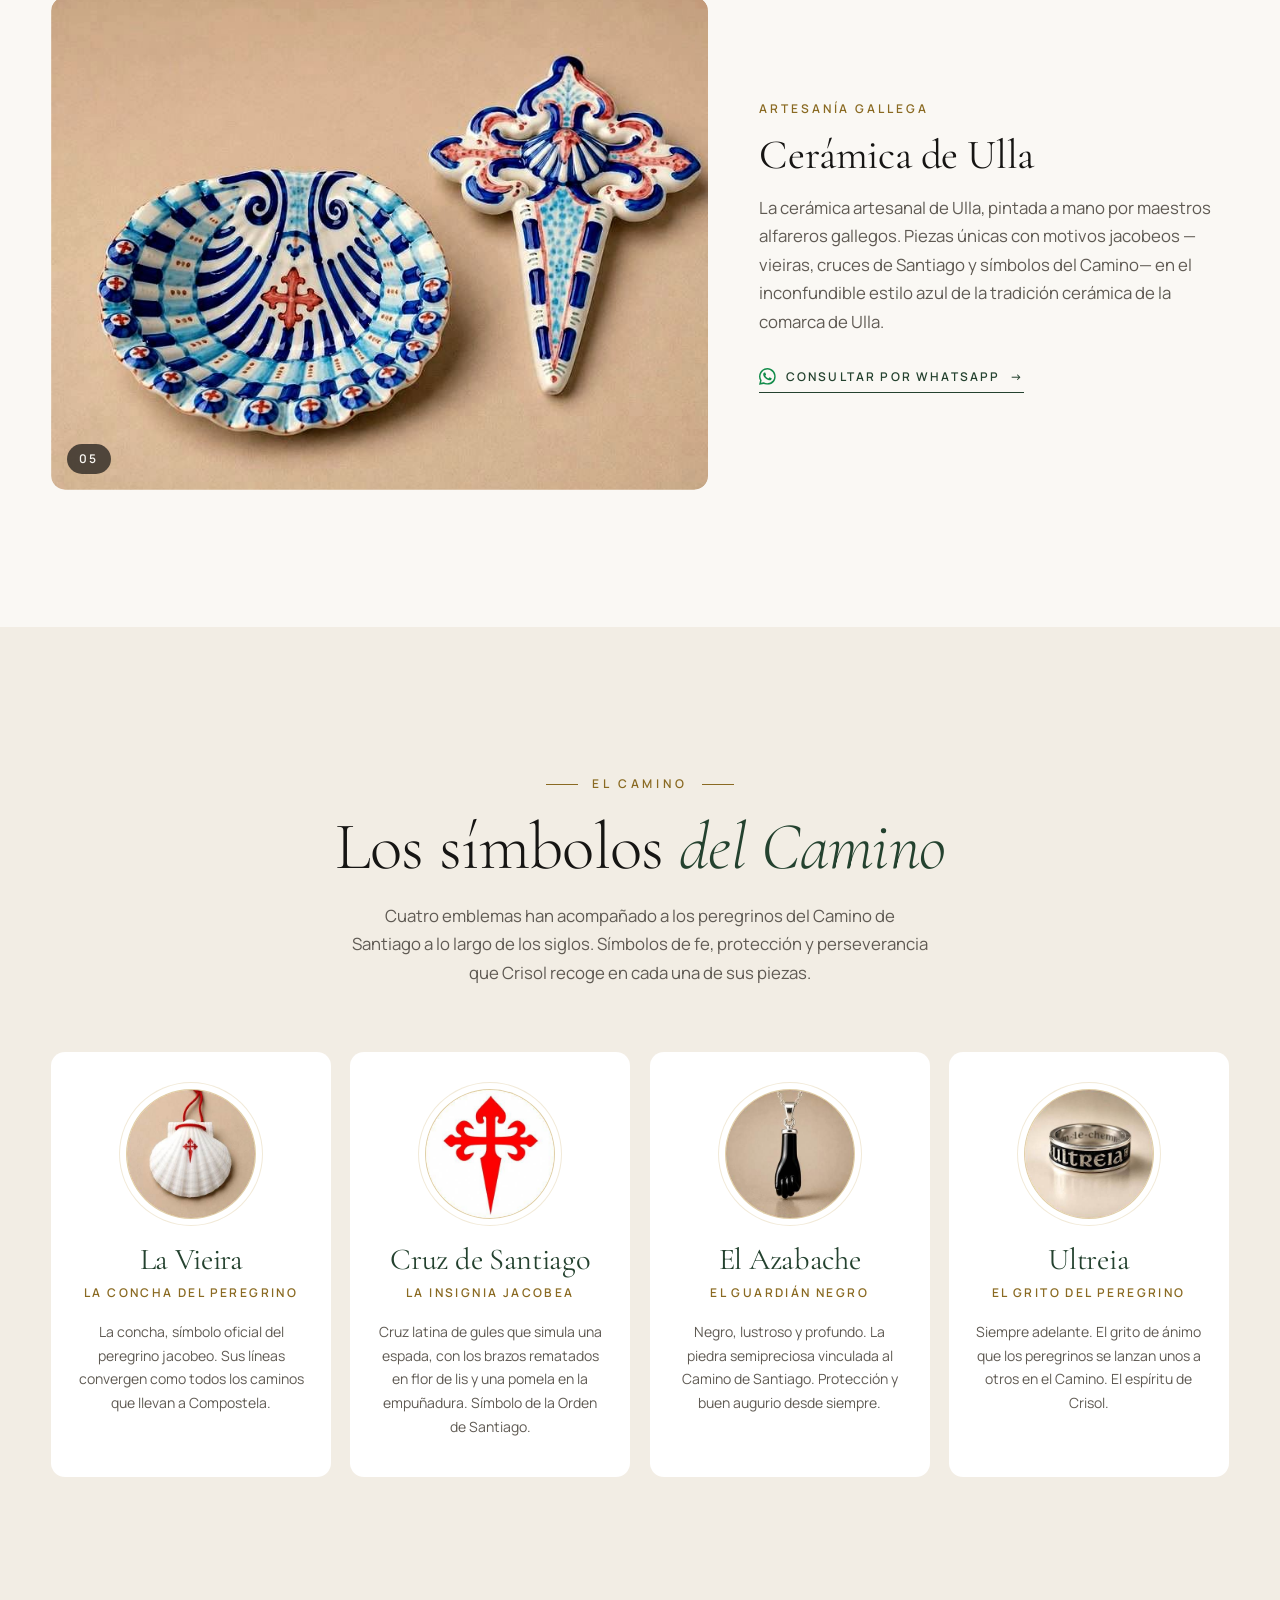
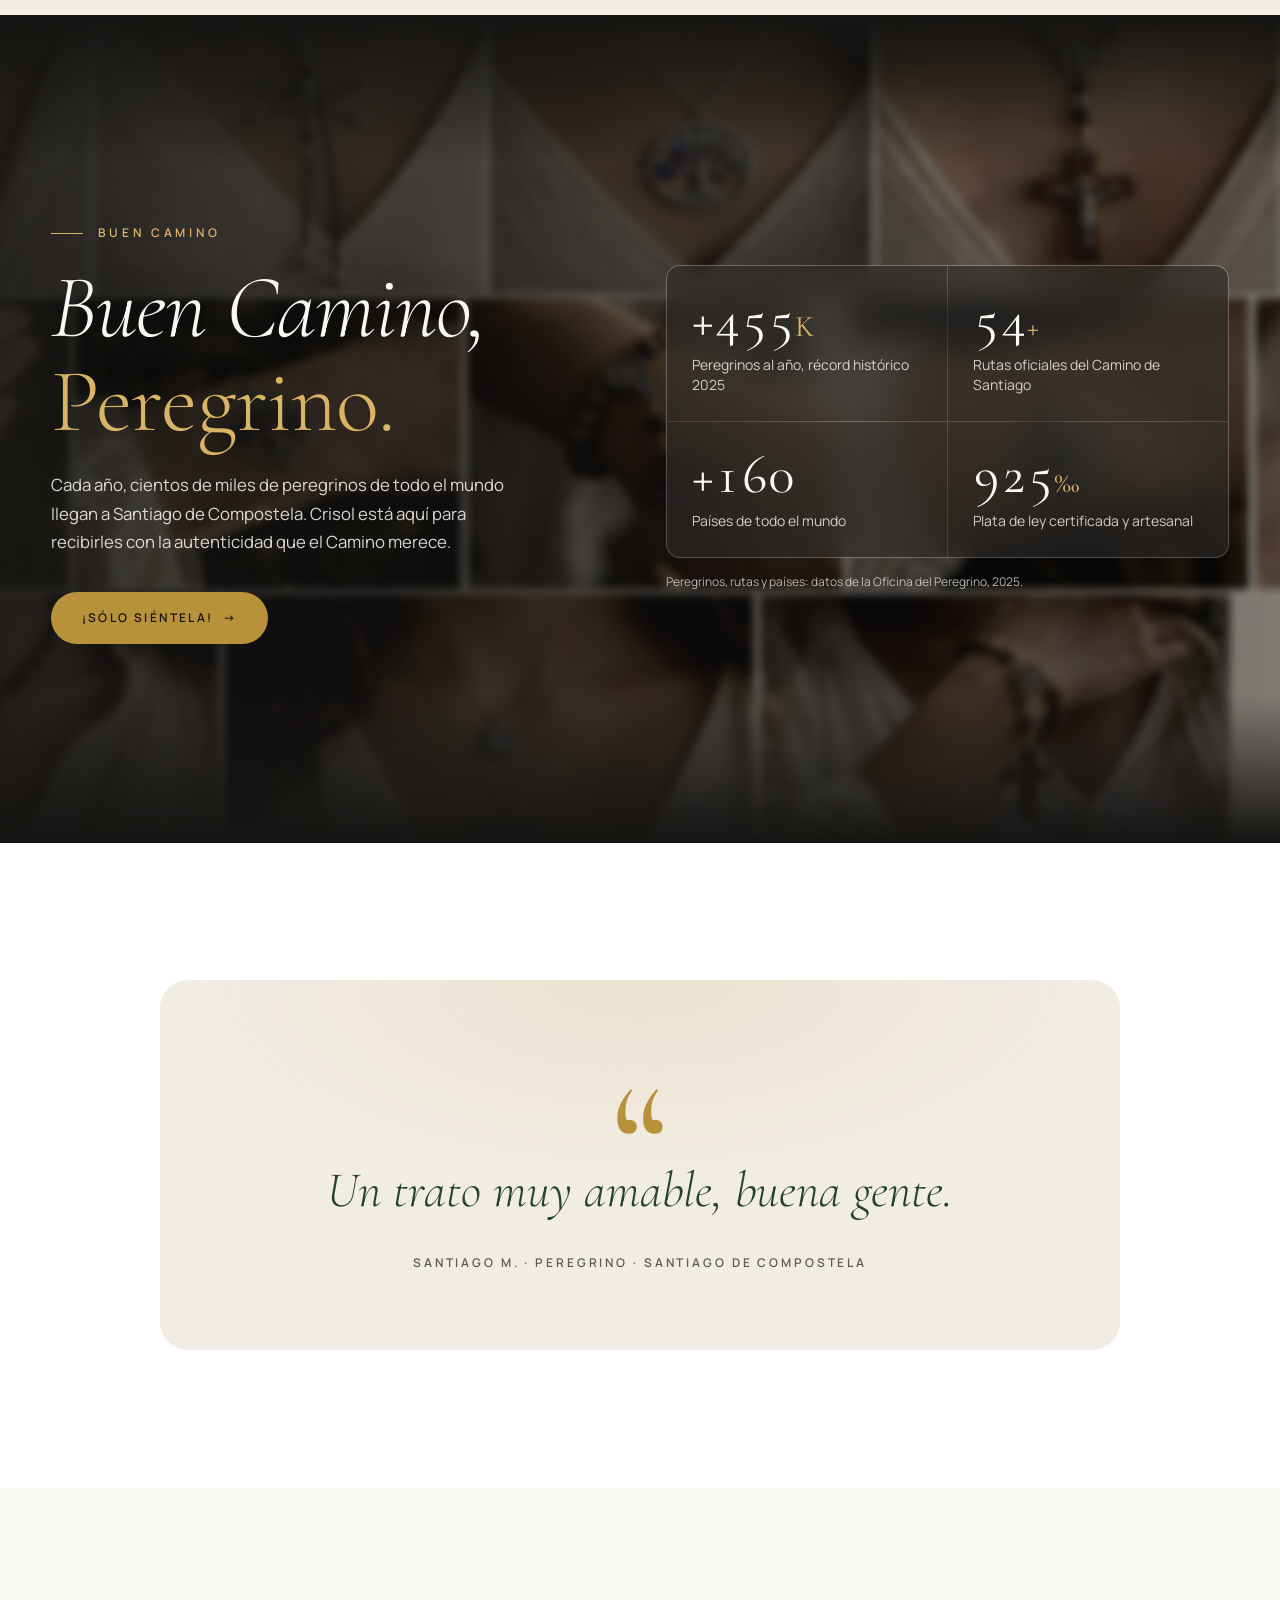
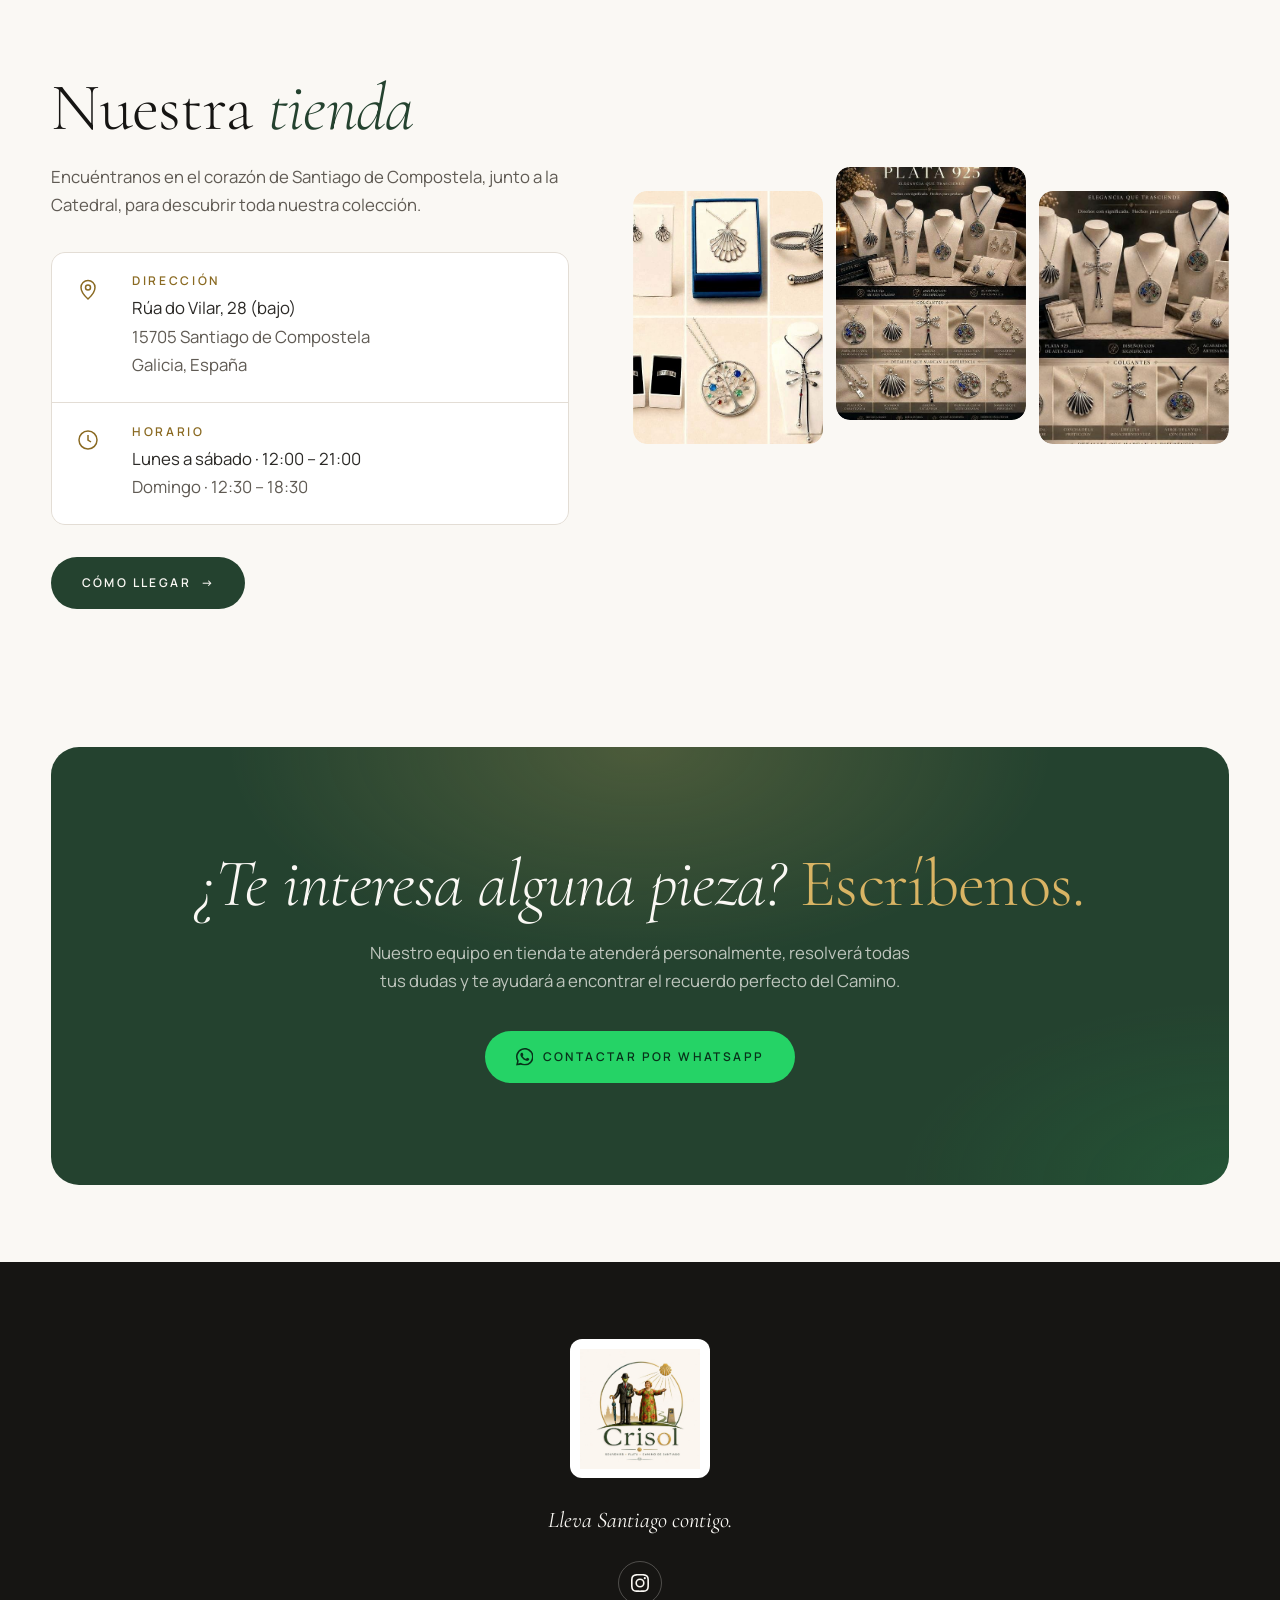
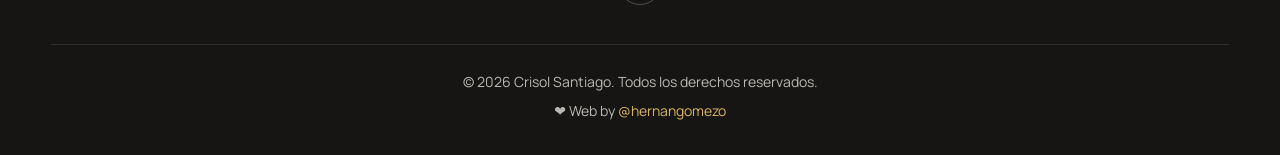
<file: crisol-web-v2/index.html>
<!DOCTYPE html>
<html lang="es" class="no-js">
<head>
<meta charset="UTF-8">
<meta name="viewport" content="width=device-width, initial-scale=1.0">
<title>Crisol Santiago — Artesanía de Compostela</title>
<meta name="description" content="Artesanía gallega en el corazón de Santiago de Compostela: plata de ley 925, azabache, Ultreia, rosarios y cerámica de Ulla. Lleva Santiago contigo.">
<meta name="theme-color" content="#24422F">
<meta property="og:type" content="website">
<meta property="og:locale" content="es_ES">
<meta property="og:site_name" content="Crisol Santiago">
<meta property="og:title" content="Crisol Santiago — Artesanía de Compostela">
<meta property="og:description" content="Plata de ley 925, azabache y recuerdos únicos del Camino, junto a la Catedral de Santiago.">
<script>document.documentElement.classList.replace('no-js','js');</script>

<!-- Google tag (gtag.js) -->
<script async src="https://www.googletagmanager.com/gtag/js?id=AW-18221121165"></script>
<script>
  window.dataLayer = window.dataLayer || [];
  function gtag(){dataLayer.push(arguments);}
  gtag('js', new Date());
  gtag('config', 'AW-18221121165');
  gtag('config', 'GT-MBH3CQPZ');
</script>
<!-- Meta Pixel Code -->
<script>
!function(f,b,e,v,n,t,s)
{if(f.fbq)return;n=f.fbq=function(){n.callMethod?
n.callMethod.apply(n,arguments):n.queue.push(arguments)};
if(!f._fbq)f._fbq=n;n.push=n;n.loaded=!0;n.version='2.0';
n.queue=[];t=b.createElement(e);t.async=!0;
t.src=v;s=b.getElementsByTagName(e)[0];
s.parentNode.insertBefore(t,s)}(window,document,'script',
'https://connect.facebook.net/en_US/fbevents.js');
fbq('init','181116910614218');
fbq('track','PageView');
</script>
<noscript><img height="1" width="1" style="display:none" alt=""
src="https://www.facebook.com/tr?id=181116910614218&ev=PageView&noscript=1"></noscript>
<!-- End Meta Pixel Code -->

<link rel="icon" type="image/png" sizes="64x64" href="favicon-64.png">
<link rel="icon" type="image/png" sizes="32x32" href="favicon-32.png">
<link rel="apple-touch-icon" href="favicon-64.png">

<link rel="preconnect" href="https://fonts.googleapis.com">
<link rel="preconnect" href="https://fonts.gstatic.com" crossorigin>
<link href="https://fonts.googleapis.com/css2?family=Cormorant+Garamond:ital,wght@0,300;0,400;0,500;1,300;1,400&family=Manrope:wght@400;500;600;700&display=swap" rel="stylesheet">
<link rel="preload" as="image" href="imagenes/logo-nav.jpg">
<link rel="stylesheet" href="css/styles.css">
<script src="js/main.js" defer></script>
</head>
<body>
<a class="skip" href="#main">Saltar al contenido</a>
<div class="progreso" id="progreso" aria-hidden="true"></div>

<!-- ═══ CABECERA ═══ -->
<header class="header" id="header">
  <div class="wrap">
    <a href="#top" class="logo" aria-label="Crisol Santiago — inicio">
      <img src="imagenes/pixel-meta.jpg" alt="Crisol Santiago" width="1254" height="1254">
    </a>
    <nav aria-label="Principal">
      <ul class="nav-links">
        <li><a href="#colecciones">Colecciones</a></li>
        <li><a href="#simbolos">Símbolos</a></li>
        <li><a href="#peregrinos">Para peregrinos</a></li>
        <li><a href="#visita">Visítanos</a></li>
      </ul>
    </nav>
    <button class="ham" id="ham" aria-label="Abrir menú" aria-expanded="false" aria-controls="drawer">
      <span></span><span></span><span></span>
    </button>
  </div>
</header>
<nav class="drawer" id="drawer" aria-label="Menú móvil">
  <a href="#colecciones"><span>01</span>Colecciones</a>
  <a href="#simbolos"><span>02</span>Símbolos</a>
  <a href="#peregrinos"><span>03</span>Para peregrinos</a>
  <a href="#visita"><span>04</span>Visítanos</a>
</nav>

<main id="main">

<!-- ═══ HERO ═══ -->
<section class="hero" id="top">
  <div class="wrap">
    <div class="hero-txt">
      <span class="eyebrow eyebrow--claro">Artesanía de Compostela</span>
      <h1 class="hero-title">
        <span class="linea"><span>Ultreia,</span></span>
        <span class="linea"><span>Peregrino.</span></span>
      </h1>
      <p class="hero-tag">Lleva Santiago contigo.</p>
      <p class="hero-desc">Artesanía auténtica gallega, plata de ley y recuerdos únicos para los que llegan al final del camino y para los que descubren la magia de Compostela.</p>
      <div class="hero-ctas">
        <a href="#colecciones" class="btn btn--oro"><span>Ver colecciones</span></a>
        <a href="#peregrinos" class="btn btn--borde-claro"><span>Para peregrinos</span><span class="flecha" aria-hidden="true">→</span></a>
      </div>
      <p class="hero-info">
        <span><svg aria-hidden="true" viewBox="0 0 24 24" fill="none" stroke="currentColor" stroke-width="1.5"><path d="M12 21s-7-6.2-7-11.5a7 7 0 1 1 14 0C19 14.8 12 21 12 21z"/><circle cx="12" cy="9.5" r="2.5"/></svg>Rúa do Vilar, 28 · junto a la Catedral</span>
        <span><svg aria-hidden="true" viewBox="0 0 24 24" fill="none" stroke="currentColor" stroke-width="1.5"><circle cx="12" cy="12" r="9"/><path d="M12 7v5l3 2"/></svg>Abierto todos los días</span>
      </p>
    </div>
    <div class="hero-visual">
    <div class="hero-mosaico" aria-hidden="true">
      <figure><img src="imagenes/logo-nav.jpg" alt="" width="700" height="450" fetchpriority="high"></figure>
      <figure><img src="imagenes/hero-03-suseia-ring.jpg" alt="" width="700" height="450"></figure>
      <figure><img src="imagenes/hero-02-arbol-vida.jpg" alt="" width="800" height="680"></figure>
      <figure><img src="imagenes/hero-04-vieira-earrings.jpg" alt="" width="700" height="450"></figure>
      <figure><img src="imagenes/hero-01-vieira.jpg" alt="" width="700" height="450"></figure>
    </div>
    <div class="hero-badge"><b>925</b><span>Plata de ley<small>Hecha a mano en Galicia</small></span></div>
    </div>
  </div>
</section>

<!-- ═══ MARQUESINA ═══ -->
<div class="marquee" aria-hidden="true">
  <div class="marquee-track">
    <span>Plata de ley 925</span><span>Vieira del Camino</span><span>Azabache gallego</span><span>Arte devocional</span><span>Cerámica jacobea</span><span>Cruz de Santiago</span><span>Lleva Santiago contigo</span><span>Buen Camino, peregrino</span>
    <span>Plata de ley 925</span><span>Vieira del Camino</span><span>Azabache gallego</span><span>Arte devocional</span><span>Cerámica jacobea</span><span>Cruz de Santiago</span><span>Lleva Santiago contigo</span><span>Buen Camino, peregrino</span>
  </div>
</div>

<!-- ═══ NUESTRA HISTORIA ═══ -->
<section class="historia sec" aria-labelledby="historia-t">
  <div class="wrap">
    <div>
      <span class="eyebrow" data-reveal>Nuestra historia</span>
      <h2 id="historia-t" data-reveal style="--d:1">El alma de Galicia, <em>en tus manos.</em></h2>
      <p data-reveal style="--d:2">En el corazón de Santiago de Compostela, Crisol reúne lo mejor de la artesanía gallega: piezas únicas de plata de ley 925 y piezas con azabache de la tierra, llenas de historia e identidad jacobea.</p>
      <p data-reveal style="--d:3">Nuestros artesanos trabajan con técnicas heredadas de generación en generación. Cada pieza lleva el alma de Compostela.</p>
      <div class="sello" data-reveal style="--d:4"><strong>925</strong> Plata de ley certificada<br>y acabados artesanales</div>
    </div>
    <div class="historia-fotos">
      <figure data-reveal="img"><img src="imagenes/hero-05-libelula.jpg" alt="Colgantes de plata expuestos en bustos: vieira, libélula y árbol de la vida" width="600" height="600" loading="lazy" decoding="async"></figure>
      <figure data-reveal="img" style="--d:1"><img src="imagenes/alma-01-plata925.jpg" alt="Colgante de plata con forma de vieira calada" width="600" height="600" loading="lazy" decoding="async"></figure>
      <figure data-reveal="img" style="--d:2"><img src="imagenes/alma-02-vieira-colgante.jpg" alt="Rosarios de madera y plata expuestos en la tienda" width="600" height="450" loading="lazy" decoding="async"></figure>
      <figure data-reveal="img" style="--d:3"><img src="imagenes/alma-03-rosarios-tienda.jpg" alt="Colgante libélula de plata con cordón negro" width="600" height="600" loading="lazy" decoding="async"></figure>
    </div>
  </div>
</section>

<!-- ═══ COLECCIONES ═══ -->
<section class="colecciones sec" id="colecciones" aria-labelledby="col-t">
  <div class="wrap">
    <header class="sec-head">
      <div>
        <span class="eyebrow" data-reveal>Artesanía jacobea</span>
        <h2 id="col-t" data-reveal style="--d:1">Nuestras <em>colecciones</em></h2>
        <p data-reveal style="--d:2">Cinco colecciones únicas, hechas a mano en Galicia, para llevar el espíritu del Camino contigo.</p>
      </div>
      <span class="col-total" aria-hidden="true">05</span>
    </header>

    <div class="col-list">
      <article class="col-item">
        <figure class="col-media" data-reveal="img"><span class="col-num">01</span><img src="imagenes/alma-04-vieira-caja.jpg" alt="Colección Plata: colgantes, rosarios y vieiras de plata de ley 925" width="800" height="500" loading="lazy" decoding="async"></figure>
        <div class="col-txt">
          <span class="col-tag" data-reveal>Joya artesanal</span>
          <h3 data-reveal style="--d:1">Plata</h3>
          <p data-reveal style="--d:2">Joyas artesanales en plata de ley 925 con los símbolos más icónicos del Camino: vieiras, árbol de la vida y cruces trabajadas con maestría. Fe, tradición y elegancia en cada pieza.</p>
          <a class="link-wa" data-reveal style="--d:3" data-coleccion="Plata" href="https://wa.me/34671137802?text=Hola%21%20Tengo%20inter%C3%A9s%20en%20algunos%20productos%2C%20me%20puedes%20ayudar%20por%20favor%3F" target="_blank" rel="noopener"><svg aria-hidden="true"><use href="#i-wa"/></svg>Consultar por WhatsApp<span class="flecha" aria-hidden="true">→</span></a>
        </div>
      </article>

      <article class="col-item is-reverse">
        <figure class="col-media" data-reveal="img"><span class="col-num">02</span><img src="imagenes/col-plata.jpg" alt="Colección Azabache: figa de azabache y pulseras de plata con azabache" width="800" height="540" loading="lazy" decoding="async"></figure>
        <div class="col-txt">
          <span class="col-tag" data-reveal>Protección y magia</span>
          <h3 data-reveal style="--d:1">Azabache</h3>
          <p data-reveal style="--d:2">El guardián negro de Galicia. Colgantes, figas, pulseras y piezas únicas elaboradas con azabache auténtico, la piedra semipreciosa del Camino que ha protegido a peregrinos desde tiempos inmemoriales.</p>
          <a class="link-wa" data-reveal style="--d:3" data-coleccion="Azabache" href="https://wa.me/34671137802?text=Hola%21%20Tengo%20inter%C3%A9s%20en%20algunos%20productos%2C%20me%20puedes%20ayudar%20por%20favor%3F" target="_blank" rel="noopener"><svg aria-hidden="true"><use href="#i-wa"/></svg>Consultar por WhatsApp<span class="flecha" aria-hidden="true">→</span></a>
        </div>
      </article>

      <article class="col-item">
        <figure class="col-media" data-reveal="img"><span class="col-num">03</span><img src="imagenes/col-azabache.jpg" alt="Colección Ultreia et Suseia: colgantes, pulseras y anillos" width="800" height="680" loading="lazy" decoding="async"></figure>
        <div class="col-txt">
          <span class="col-tag" data-reveal>Tradición jacobea</span>
          <h3 data-reveal style="--d:1">Ultreia</h3>
          <p data-reveal style="--d:2">«Más allá»: siempre adelante. Alianzas, colgantes y pulseras Ultreia con los símbolos del Camino, diseñados en plata y acero inoxidable de alta calidad y con acabados artesanales únicos.</p>
          <a class="link-wa" data-reveal style="--d:3" data-coleccion="Ultreia" href="https://wa.me/34671137802?text=Hola%21%20Tengo%20inter%C3%A9s%20en%20algunos%20productos%2C%20me%20puedes%20ayudar%20por%20favor%3F" target="_blank" rel="noopener"><svg aria-hidden="true"><use href="#i-wa"/></svg>Consultar por WhatsApp<span class="flecha" aria-hidden="true">→</span></a>
        </div>
      </article>

      <article class="col-item is-reverse">
        <figure class="col-media" data-reveal="img"><span class="col-num">04</span><img src="imagenes/col-ultreia.jpg" alt="Colección Rosarios: rosarios de madera y plata expuestos en bustos" width="800" height="520" loading="lazy" decoding="async"></figure>
        <div class="col-txt">
          <span class="col-tag" data-reveal>Fe y devoción</span>
          <h3 data-reveal style="--d:1">Rosarios</h3>
          <p data-reveal style="--d:2">Rosarios clásicos y modernos, anillos-rosario, escapularios y medallas elaborados en madera, plata y azabache. Piezas con profundo significado espiritual para peregrinos y devotos del Camino.</p>
          <a class="link-wa" data-reveal style="--d:3" data-coleccion="Rosarios" href="https://wa.me/34671137802?text=Hola%21%20Tengo%20inter%C3%A9s%20en%20algunos%20productos%2C%20me%20puedes%20ayudar%20por%20favor%3F" target="_blank" rel="noopener"><svg aria-hidden="true"><use href="#i-wa"/></svg>Consultar por WhatsApp<span class="flecha" aria-hidden="true">→</span></a>
        </div>
      </article>

      <article class="col-item">
        <figure class="col-media" data-reveal="img"><span class="col-num">05</span><img src="imagenes/col-rosarios.jpg" alt="Cerámica de Ulla: vieira y cruz de Santiago pintadas a mano en azul" width="800" height="700" loading="lazy" decoding="async"></figure>
        <div class="col-txt">
          <span class="col-tag" data-reveal>Artesanía gallega</span>
          <h3 data-reveal style="--d:1">Cerámica de Ulla</h3>
          <p data-reveal style="--d:2">La cerámica artesanal de Ulla, pintada a mano por maestros alfareros gallegos. Piezas únicas con motivos jacobeos —vieiras, cruces de Santiago y símbolos del Camino— en el inconfundible estilo azul de la tradición cerámica de la comarca de Ulla.</p>
          <a class="link-wa" data-reveal style="--d:3" data-coleccion="Cerámica de Ulla" href="https://wa.me/34671137802?text=Hola%21%20Tengo%20inter%C3%A9s%20en%20algunos%20productos%2C%20me%20puedes%20ayudar%20por%20favor%3F" target="_blank" rel="noopener"><svg aria-hidden="true"><use href="#i-wa"/></svg>Consultar por WhatsApp<span class="flecha" aria-hidden="true">→</span></a>
        </div>
      </article>
    </div>
  </div>
</section>

<!-- ═══ SÍMBOLOS ═══ -->
<section class="simbolos sec" id="simbolos" aria-labelledby="sym-t">
  <div class="wrap">
    <header class="sec-head sec-head--centro">
      <span class="eyebrow eyebrow--centro" data-reveal>El Camino</span>
      <h2 id="sym-t" data-reveal style="--d:1">Los símbolos <em>del Camino</em></h2>
      <p data-reveal style="--d:2">Cuatro emblemas han acompañado a los peregrinos del Camino de Santiago a lo largo de los siglos. Símbolos de fe, protección y perseverancia que Crisol recoge en cada una de sus piezas.</p>
    </header>
    <div class="sym-grid">
      <article class="sym-card" data-reveal>
        <div class="sym-foto"><img src="imagenes/col-ceramica-ulla.jpg" alt="Vieira con la cruz de Santiago" width="340" height="340" loading="lazy" decoding="async"></div>
        <h3>La Vieira</h3>
        <span class="sym-sub">La concha del peregrino</span>
        <p>La concha, símbolo oficial del peregrino jacobeo. Sus líneas convergen como todos los caminos que llevan a Compostela.</p>
      </article>
      <article class="sym-card" data-reveal style="--d:1">
        <div class="sym-foto"><img src="imagenes/sym-vieira.jpg" alt="Cruz de Santiago roja" width="340" height="340" loading="lazy" decoding="async"></div>
        <h3>Cruz de Santiago</h3>
        <span class="sym-sub">La insignia jacobea</span>
        <p>Cruz latina de gules que simula una espada, con los brazos rematados en flor de lis y una pomela en la empuñadura. Símbolo de la Orden de Santiago.</p>
      </article>
      <article class="sym-card" data-reveal style="--d:2">
        <div class="sym-foto"><img src="imagenes/sym-cruz-santiago.jpg" alt="Figa de azabache con engarce de plata" width="340" height="340" loading="lazy" decoding="async"></div>
        <h3>El Azabache</h3>
        <span class="sym-sub">El guardián negro</span>
        <p>Negro, lustroso y profundo. La piedra semipreciosa vinculada al Camino de Santiago. Protección y buen augurio desde siempre.</p>
      </article>
      <article class="sym-card" data-reveal style="--d:3">
        <div class="sym-foto"><img src="imagenes/sym-azabache.jpg" alt="Anillo de plata con la inscripción Ultreia" width="340" height="340" loading="lazy" decoding="async"></div>
        <h3>Ultreia</h3>
        <span class="sym-sub">El grito del peregrino</span>
        <p>Siempre adelante. El grito de ánimo que los peregrinos se lanzan unos a otros en el Camino. El espíritu de Crisol.</p>
      </article>
    </div>
  </div>
</section>

<!-- ═══ PARA PEREGRINOS ═══ -->
<section class="peregrinos" id="peregrinos" aria-labelledby="per-t">
  <div class="per-bg" aria-hidden="true">
    <img src="imagenes/sym-ultreia.jpg" alt="" width="1920" height="1000" loading="lazy" decoding="async" data-parallax>
  </div>
  <div class="wrap">
    <div class="per-txt">
      <div>
      <span class="eyebrow eyebrow--claro" data-reveal>Buen Camino</span>
      <h2 id="per-t" data-reveal style="--d:1">Buen Camino, <em>Peregrino.</em></h2>
      <p data-reveal style="--d:2">Cada año, cientos de miles de peregrinos de todo el mundo llegan a Santiago de Compostela. Crisol está aquí para recibirles con la autenticidad que el Camino merece.</p>
      <a href="#colecciones" class="btn btn--oro" data-reveal style="--d:3"><span>¡Sólo siéntela!</span><span class="flecha" aria-hidden="true">→</span></a>
      </div>
      <div>
      <div class="stats" data-reveal style="--d:3">
        <div class="stat"><span class="stat-n">+<span data-count="530">530</span><small>K</small></span><span class="stat-l">Peregrinos al año, récord histórico 2025</span></div>
        <div class="stat"><span class="stat-n"><span data-count="64">64</span><small>+</small></span><span class="stat-l">Rutas oficiales del Camino de Santiago</span></div>
        <div class="stat"><span class="stat-n">+<span data-count="190">190</span></span><span class="stat-l">Países de todo el mundo</span></div>
        <div class="stat"><span class="stat-n">925<small>‰</small></span><span class="stat-l">Plata de ley certificada y artesanal</span></div>
      </div>
      <p class="stats-fuente" data-reveal style="--d:3">Peregrinos, rutas y países: datos de la Oficina del Peregrino, 2025.</p>
      </div>
    </div>
  </div>
</section>

<!-- ═══ TESTIMONIOS ═══
     Para añadir una opinión, duplica un <figure class="t-slide"> (sin la clase is-active).
     Con dos o más, el carrusel se activa solo: flechas, puntos, deslizar y cambio automático. -->
<section class="testimonio sec" id="testimonios" aria-label="Opiniones de clientes">
  <div class="wrap">
    <div class="t-card" data-reveal aria-roledescription="carrusel">
      <div class="t-track" aria-live="polite">
        <figure class="t-slide is-active">
          <blockquote><p>Un trato muy amable, buena gente.</p></blockquote>
          <figcaption>Santiago M. · Peregrino · Santiago de Compostela</figcaption>
        </figure>
      </div>
      <div class="t-ctrl" hidden>
        <button class="t-btn" type="button" data-dir="-1" aria-label="Opinión anterior"><span aria-hidden="true">←</span></button>
        <div class="t-dots"></div>
        <button class="t-btn" type="button" data-dir="1" aria-label="Opinión siguiente"><span aria-hidden="true">→</span></button>
      </div>
    </div>
  </div>
</section>

<!-- ═══ VISÍTANOS ═══ -->
<section class="visita sec" id="visita" aria-labelledby="vis-t">
  <div class="wrap">
    <div>
      <header class="sec-head">
        <span class="eyebrow" data-reveal>Santiago de Compostela</span>
        <h2 id="vis-t" data-reveal style="--d:1">Nuestra <em>tienda</em></h2>
        <p data-reveal style="--d:2">Encuéntranos en el corazón de Santiago de Compostela, junto a la Catedral, para descubrir toda nuestra colección.</p>
      </header>
      <div class="vis-datos" data-reveal style="--d:3">
        <div class="vis-dato">
          <svg aria-hidden="true" viewBox="0 0 24 24" fill="none" stroke="currentColor" stroke-width="1.5"><path d="M12 21s-7-6.2-7-11.5a7 7 0 1 1 14 0C19 14.8 12 21 12 21z"/><circle cx="12" cy="9.5" r="2.5"/></svg>
          <h3>Dirección</h3>
          <p>Rúa do Vilar, 28 (bajo)<br><span>15705 Santiago de Compostela<br>Galicia, España</span></p>
        </div>
        <div class="vis-dato">
          <svg aria-hidden="true" viewBox="0 0 24 24" fill="none" stroke="currentColor" stroke-width="1.5"><circle cx="12" cy="12" r="9"/><path d="M12 7v5l3 2"/></svg>
          <h3>Horario</h3>
          <p>Lunes a sábado · 12:00 – 21:00<br><span>Domingo · 12:30 – 18:30</span></p>
        </div>
      </div>
      <a href="https://maps.app.goo.gl/ZbmvQ5Js3rN15rV87" target="_blank" rel="noopener" class="btn btn--verde" data-reveal style="--d:4"><span>Cómo llegar</span><span class="flecha" aria-hidden="true">→</span></a>
    </div>
    <div class="vis-fotos">
      <figure data-reveal="img"><img src="imagenes/buen-camino-lifestyle.jpg" alt="Pendientes, colgantes y pulseras de plata del Camino" width="500" height="700" loading="lazy" decoding="async"></figure>
      <figure data-reveal="img" style="--d:1"><img src="imagenes/visita-01.jpg" alt="Colección Plata 925 expuesta en bustos" width="500" height="700" loading="lazy" decoding="async"></figure>
      <figure data-reveal="img" style="--d:2"><img src="imagenes/hero-05-libelula.jpg" alt="Colgantes de plata: vieira, libélula y árbol de la vida" width="600" height="600" loading="lazy" decoding="async"></figure>
    </div>
  </div>
</section>

<!-- ═══ BANNER WHATSAPP ═══ -->
<section class="wa-banner" id="contacto" aria-labelledby="wa-t">
  <div class="wrap"><div class="wa-card">
    <h2 id="wa-t" data-reveal>¿Te interesa alguna pieza? <em>Escríbenos.</em></h2>
    <p data-reveal style="--d:1">Nuestro equipo en tienda te atenderá personalmente, resolverá todas tus dudas y te ayudará a encontrar el recuerdo perfecto del Camino.</p>
    <a class="btn btn--wa" data-reveal style="--d:2" href="https://wa.me/34671137802?text=Hola%21%20Tengo%20inter%C3%A9s%20en%20algunos%20productos%2C%20me%20puedes%20ayudar%20por%20favor%3F" target="_blank" rel="noopener"><svg aria-hidden="true"><use href="#i-wa"/></svg><span>Contactar por WhatsApp</span></a>
  </div></div>
</section>

</main>

<!-- ═══ FOOTER ═══ -->
<footer class="footer">
  <div class="wrap">
    <a href="#top" class="footer-logo" aria-label="Crisol Santiago — volver arriba"><img src="imagenes/visita-03.jpg" alt="Crisol Santiago" width="1254" height="1254" loading="lazy" decoding="async"></a>
    <p class="footer-tag">Lleva Santiago contigo.</p>
    <a href="https://www.instagram.com/crisolsantiago" target="_blank" rel="noopener" class="footer-ig" aria-label="Instagram de Crisol Santiago">
      <svg viewBox="0 0 24 24" fill="currentColor" aria-hidden="true"><path d="M12 2.163c3.204 0 3.584.012 4.85.07 3.252.148 4.771 1.691 4.919 4.919.058 1.265.069 1.645.069 4.849 0 3.205-.012 3.584-.069 4.849-.149 3.225-1.664 4.771-4.919 4.919-1.266.058-1.644.07-4.85.07-3.204 0-3.584-.012-4.849-.07-3.26-.149-4.771-1.699-4.919-4.92-.058-1.265-.07-1.644-.07-4.849 0-3.204.013-3.583.07-4.849.149-3.227 1.664-4.771 4.919-4.919 1.266-.057 1.645-.069 4.849-.069zM12 0C8.741 0 8.333.014 7.053.072 2.695.272.273 2.69.073 7.052.014 8.333 0 8.741 0 12c0 3.259.014 3.668.072 4.948.2 4.358 2.618 6.78 6.98 6.98C8.333 23.986 8.741 24 12 24c3.259 0 3.668-.014 4.948-.072 4.354-.2 6.782-2.618 6.979-6.98.059-1.28.073-1.689.073-4.948 0-3.259-.014-3.667-.072-4.947-.196-4.354-2.617-6.78-6.979-6.98C15.668.014 15.259 0 12 0zm0 5.838a6.162 6.162 0 100 12.324 6.162 6.162 0 000-12.324zM12 16a4 4 0 110-8 4 4 0 010 8zm6.406-11.845a1.44 1.44 0 100 2.881 1.44 1.44 0 000-2.881z"/></svg>
    </a>
    <div class="footer-legal">
      <p>© 2026 Crisol Santiago. Todos los derechos reservados.</p>
      <p>❤️ Web by <a href="https://instagram.com/hernangomezo" target="_blank" rel="noopener">@hernangomezo</a></p>
    </div>
  </div>
</footer>

<!-- Botón flotante de WhatsApp -->
<a href="https://wa.me/34671137802?text=Hola%21%20Tengo%20inter%C3%A9s%20en%20algunos%20productos%2C%20me%20puedes%20ayudar%20por%20favor%3F" class="wa-float is-hidden" id="wa-float" target="_blank" rel="noopener" aria-label="Escríbenos por WhatsApp">
  <svg aria-hidden="true"><use href="#i-wa"/></svg><span>Escríbenos</span>
</a>

<!-- Iconos reutilizables -->
<svg width="0" height="0" style="position:absolute" aria-hidden="true">
  <symbol id="i-wa" viewBox="0 0 24 24"><path fill="currentColor" d="M17.472 14.382c-.297-.149-1.758-.867-2.03-.967-.273-.099-.471-.148-.67.15-.197.297-.767.966-.94 1.164-.173.199-.347.223-.644.075-.297-.15-1.255-.463-2.39-1.475-.883-.788-1.48-1.761-1.653-2.059-.173-.297-.018-.458.13-.606.134-.133.298-.347.446-.52.149-.174.198-.298.298-.497.099-.198.05-.371-.025-.52-.075-.149-.669-1.612-.916-2.207-.242-.579-.487-.5-.669-.51-.173-.008-.371-.01-.57-.01-.198 0-.52.074-.792.372-.272.297-1.04 1.016-1.04 2.479 0 1.462 1.065 2.875 1.213 3.074.149.198 2.096 3.2 5.077 4.487.709.306 1.262.489 1.694.625.712.227 1.36.195 1.871.118.571-.085 1.758-.719 2.006-1.413.248-.694.248-1.289.173-1.413-.074-.124-.272-.198-.57-.347z"/><path fill="currentColor" d="M12 0C5.373 0 0 5.373 0 12c0 2.125.554 4.122 1.524 5.855L.057 23.882c-.07.264.152.502.42.44l6.179-1.42A11.94 11.94 0 0012 24c6.627 0 12-5.373 12-12S18.627 0 12 0zm0 21.818a9.818 9.818 0 01-5.015-1.378l-.36-.213-3.727.856.889-3.618-.234-.372A9.818 9.818 0 1112 21.818z"/></symbol>
</svg>
</body>
</html>
</file>
<file: css/styles.css>
/* ==========================================================================
   Crisol Santiago — v2
   Índice:
   1. Tokens          6. Hero              11. Testimonio
   2. Base            7. Marquesina        12. Visítanos
   3. Utilidades      8. Nuestra historia  13. Banner WhatsApp
   4. Botones         9. Colecciones       14. Footer
   5. Cabecera        10. Símbolos / Peregrinos   15. Animaciones
   ========================================================================== */

/* 1. Tokens ---------------------------------------------------------------- */
:root {
  /* Marca */
  --verde: #24422F;
  --verde-osc: #152419;
  --oro: #B8923A;
  --oro-claro: #D9B464;
  --oro-texto: #8A6A22;      /* oro legible sobre fondos claros (AA) */
  --ink: #161513;
  --marfil: #FAF8F4;
  --hueso: #F2EDE4;
  --piedra: #E3DDD5;
  --blanco: #FFFFFF;
  --texto: #2B2926;
  --texto-suave: #5F5A53;    /* AA sobre marfil y hueso */
  --claro-suave: rgba(250, 248, 244, .72);
  --wa: #25D366;
  --wa-osc: #128C4A;

  /* Tipografía */
  --f-display: "Cormorant Garamond", Georgia, serif;
  --f-texto: "Manrope", system-ui, -apple-system, sans-serif;
  --t-xs: .75rem;
  --t-s: .875rem;
  --t-m: clamp(.95rem, .9rem + .25vw, 1.05rem);
  --t-l: clamp(1.15rem, 1rem + .6vw, 1.4rem);
  --t-h3: clamp(1.75rem, 1.4rem + 1.5vw, 2.6rem);
  --t-h2: clamp(2.4rem, 1.8rem + 3vw, 4.4rem);
  --t-h1: clamp(3.2rem, min(2rem + 7vw, 15svh), 8.5rem);

  /* Espaciado y layout */
  --gutter: clamp(1rem, 4vw, 4rem);
  --max: 1280px;
  --sec: clamp(4.5rem, 3rem + 7vw, 9rem);
  --header: 72px;
  --radio: 14px;
  --radio-s: 8px;

  /* Movimiento */
  --ease: cubic-bezier(.16, 1, .3, 1);
  --ease-io: cubic-bezier(.65, 0, .35, 1);
}

/* 2. Base ------------------------------------------------------------------ */
*, *::before, *::after { margin: 0; padding: 0; box-sizing: border-box; }
html { scroll-behavior: smooth; scroll-padding-top: var(--header); -webkit-text-size-adjust: 100%; }
body {
  font-family: var(--f-texto);
  font-size: var(--t-m);
  line-height: 1.7;
  color: var(--texto);
  background: var(--marfil);
  overflow-x: hidden;
  -webkit-font-smoothing: antialiased;
}
img { display: block; max-width: 100%; height: auto; }
a { color: inherit; text-decoration: none; }
button { font: inherit; color: inherit; background: none; border: 0; cursor: pointer; }
h1, h2, h3 { font-family: var(--f-display); font-weight: 400; line-height: 1.05; letter-spacing: -.01em; }
em { font-style: italic; }
:focus-visible { outline: 2px solid var(--oro); outline-offset: 3px; }
.sr-only { position: absolute; width: 1px; height: 1px; overflow: hidden; clip: rect(0 0 0 0); white-space: nowrap; }
.skip {
  position: fixed; top: .75rem; left: .75rem; z-index: 1000;
  padding: .6rem 1rem; background: var(--ink); color: var(--marfil);
  transform: translateY(-200%); transition: transform .3s var(--ease);
}
.skip:focus { transform: none; }

/* 3. Utilidades ------------------------------------------------------------ */
.wrap { width: 100%; max-width: var(--max); margin-inline: auto; padding-inline: var(--gutter); }
.sec { padding-block: var(--sec); }

.eyebrow {
  display: inline-flex; align-items: center; gap: .9rem;
  font-size: var(--t-xs); font-weight: 600; letter-spacing: .32em; text-transform: uppercase;
  color: var(--oro-texto);
}
.eyebrow::before { content: ""; width: 2rem; height: 1px; background: currentColor; }
.eyebrow--claro { color: var(--oro-claro); }
.eyebrow--centro::after { content: ""; width: 2rem; height: 1px; background: currentColor; }

.sec-head { max-width: 42rem; margin-bottom: clamp(2.5rem, 5vw, 4.5rem); }
.sec-head--centro { margin-inline: auto; text-align: center; }
.sec-head h2 { font-size: var(--t-h2); font-weight: 300; margin: 1.1rem 0 1.2rem; color: var(--ink); }
.sec-head h2 em { color: var(--verde); }
.sec-head p { color: var(--texto-suave); max-width: 36rem; }
.sec-head--centro p { margin-inline: auto; }

/* 4. Botones --------------------------------------------------------------- */
.btn {
  position: relative; isolation: isolate; overflow: hidden;
  display: inline-flex; align-items: center; justify-content: center; gap: .6rem;
  min-height: 3.25rem; padding: .9rem 1.9rem;
  font-size: var(--t-xs); font-weight: 600; letter-spacing: .2em; text-transform: uppercase;
  border-radius: 999px;
  transition: color .45s var(--ease), border-color .45s var(--ease), transform .45s var(--ease);
}
.btn::before {
  content: ""; position: absolute; inset: 0; z-index: -1;
  transform: translateY(101%); border-radius: inherit;
  transition: transform .55s var(--ease);
}
.btn:hover::before { transform: none; }
.btn svg { width: 1.1rem; height: 1.1rem; flex-shrink: 0; }
.btn .flecha { transition: transform .45s var(--ease); }
.btn:hover .flecha { transform: translateX(4px); }

.btn--oro { background: var(--oro); color: var(--ink); }
.btn--oro::before { background: var(--marfil); }
.btn--borde-claro { color: var(--marfil); border: 1px solid rgba(250, 248, 244, .35); }
.btn--borde-claro::before { background: var(--marfil); }
.btn--borde-claro:hover { color: var(--ink); border-color: var(--marfil); }
.btn--verde { background: var(--verde); color: var(--marfil); }
.btn--verde::before { background: var(--ink); }
.btn--wa { background: var(--wa); color: #08321A; }
.btn--wa::before { background: var(--marfil); }

/* Enlace de WhatsApp de cada colección */
.link-wa {
  display: inline-flex; align-items: center; gap: .6rem;
  font-size: var(--t-xs); font-weight: 600; letter-spacing: .18em; text-transform: uppercase;
  color: var(--verde);
  padding-bottom: .35rem;
  background: linear-gradient(currentColor, currentColor) left bottom / 100% 1px no-repeat;
  transition: background-size .5s var(--ease), color .3s;
}
.link-wa svg { width: 1.05rem; height: 1.05rem; color: var(--wa-osc); }
.link-wa .flecha { transition: transform .45s var(--ease); }
.link-wa:hover { color: var(--oro-texto); background-size: 0 1px; background-position: right bottom; }
.link-wa:hover .flecha { transform: translateX(5px); }

/* 5. Cabecera -------------------------------------------------------------- */
.progreso {
  position: fixed; inset: 0 0 auto; z-index: 900; height: 2px;
  background: linear-gradient(to right, var(--oro), var(--oro-claro));
  transform: scaleX(0); transform-origin: left;
}
.header {
  position: fixed; inset: 0 0 auto; z-index: 800; height: var(--header);
  background: rgba(250, 248, 244, .9);
  backdrop-filter: saturate(1.4) blur(14px); -webkit-backdrop-filter: saturate(1.4) blur(14px);
  border-bottom: 1px solid transparent;
  transition: transform .5s var(--ease), background-color .4s, border-color .4s, box-shadow .4s;
}
.header.is-scrolled { border-color: var(--piedra); box-shadow: 0 6px 30px rgba(22, 21, 19, .06); }
.header.is-over-hero { background: transparent; backdrop-filter: none; -webkit-backdrop-filter: none; border-color: transparent; box-shadow: none; }
.header.is-over-hero .nav-links a { color: rgba(250, 248, 244, .78); }
.header.is-over-hero .nav-links a:hover, .header.is-over-hero .nav-links a[aria-current="true"] { color: var(--marfil); }
.header.is-over-hero .ham span { background: var(--marfil); }
.header.is-hidden { transform: translateY(-100%); }
.header .wrap { height: 100%; display: flex; align-items: center; justify-content: space-between; gap: 1rem; }
.logo { display: block; padding: 3px; background: #FBF6EC; border-radius: 12px; box-shadow: 0 4px 18px -6px rgba(0, 0, 0, .35); transition: transform .5s var(--ease); }
.logo:hover { transform: rotate(-3deg) scale(1.04); }
.logo img { height: 50px; width: auto; border-radius: 9px; mix-blend-mode: multiply; }
.nav-links { display: none; list-style: none; gap: clamp(1.2rem, 2.5vw, 2.6rem); }
.nav-links a {
  position: relative; font-size: var(--t-xs); font-weight: 600; letter-spacing: .18em; text-transform: uppercase;
  color: var(--texto-suave); padding-block: .4rem; transition: color .3s;
}
.nav-links a::after {
  content: ""; position: absolute; left: 0; right: 0; bottom: 0; height: 1px; background: var(--oro);
  transform: scaleX(0); transform-origin: right; transition: transform .5s var(--ease);
}
.nav-links a:hover, .nav-links a[aria-current="true"] { color: var(--verde); }
.nav-links a:hover::after, .nav-links a[aria-current="true"]::after { transform: scaleX(1); transform-origin: left; }

.ham { width: 44px; height: 44px; display: grid; place-content: center; gap: 6px; }
.ham span { display: block; width: 24px; height: 1.5px; background: var(--ink); transition: transform .45s var(--ease), opacity .3s; }
.ham[aria-expanded="true"] span:nth-child(1) { transform: translateY(7.5px) rotate(45deg); }
.ham[aria-expanded="true"] span:nth-child(2) { opacity: 0; }
.ham[aria-expanded="true"] span:nth-child(3) { transform: translateY(-7.5px) rotate(-45deg); }

.drawer {
  position: fixed; inset: var(--header) 0 0; z-index: 790;
  display: flex; flex-direction: column; justify-content: center; gap: 1.6rem;
  padding: var(--gutter);
  background: var(--marfil);
  clip-path: inset(0 0 100% 0); visibility: hidden;
  transition: clip-path .7s var(--ease), visibility 0s .7s;
}
.drawer.is-open { clip-path: inset(0); visibility: visible; transition: clip-path .7s var(--ease); }
.drawer a {
  font-family: var(--f-display); font-style: italic; font-size: clamp(2.2rem, 9vw, 3.4rem); line-height: 1.1;
  color: var(--verde); display: flex; align-items: baseline; gap: 1rem;
  opacity: 0; transform: translateY(20px); transition: opacity .5s, transform .6s var(--ease), color .3s;
}
.drawer a span { font-family: var(--f-texto); font-style: normal; font-size: var(--t-xs); color: var(--oro-texto); letter-spacing: .2em; }
.drawer.is-open a { opacity: 1; transform: none; }
.drawer.is-open a:nth-child(2) { transition-delay: .06s; }
.drawer.is-open a:nth-child(3) { transition-delay: .12s; }
.drawer.is-open a:nth-child(4) { transition-delay: .18s; }
.drawer a:hover { color: var(--oro-texto); }
body.menu-open { overflow: hidden; }

@media (min-width: 900px) {
  .nav-links { display: flex; }
  .ham, .drawer { display: none; }
}

/* 6. Hero ------------------------------------------------------------------ */
.hero {
  position: relative; overflow: hidden;
  min-height: 100svh; padding-top: calc(var(--header) + clamp(1.5rem, 4vh, 4rem)); padding-bottom: clamp(2.5rem, 6vh, 5rem);
  background:
    radial-gradient(ellipse 60% 50% at 85% 20%, rgba(184, 146, 58, .16), transparent 70%),
    linear-gradient(160deg, var(--verde-osc) 0%, var(--ink) 70%);
  color: var(--marfil);
  display: flex; align-items: center;
}
.hero .wrap { display: grid; gap: clamp(2.5rem, 5vw, 4rem); align-items: center; }
.hero-title { font-size: var(--t-h1); font-weight: 300; font-style: italic; line-height: 1; margin: 1.4rem 0 1.6rem; }
.hero-title .linea { display: block; }
.hero-title .linea > span { display: block; }
.hero-title .linea:nth-child(2) { color: var(--oro-claro); padding-left: clamp(1.5rem, 6vw, 5rem); }
.hero-tag { font-family: var(--f-display); font-style: italic; font-size: var(--t-l); color: var(--marfil); margin-bottom: .6rem; }
.hero-desc { color: var(--claro-suave); max-width: 32rem; }
.hero-ctas { display: flex; flex-wrap: wrap; gap: .8rem; margin-top: 2.2rem; }
.hero-info {
  display: flex; flex-wrap: wrap; align-items: center; gap: .5rem 1.4rem; margin-top: 2rem;
  font-size: var(--t-s); color: var(--claro-suave);
}
.hero-info span { display: inline-flex; align-items: center; gap: .5rem; }
.hero-info svg { width: 1.05rem; height: 1.05rem; color: var(--oro-claro); flex-shrink: 0; }

.hero-mosaico {
  display: grid; gap: clamp(.4rem, 1vw, .75rem);
  grid-template-columns: repeat(3, 1fr);
  grid-template-rows: repeat(3, clamp(90px, 22vw, 200px));
  grid-template-areas: "a a b" "a a c" "d e e";
}
.hero-visual { position: relative; }
.hero-mosaico figure { position: relative; overflow: hidden; border-radius: var(--radio); background: var(--verde); }
.hero-mosaico img { width: 100%; height: 100%; object-fit: cover; transition: transform 1.4s var(--ease); }
.hero-mosaico figure:hover img { transform: scale(1.06); }
.hero-badge {
  position: absolute; left: clamp(-1.5rem, -2vw, -.5rem); bottom: 36%; z-index: 2;
  display: flex; align-items: center; gap: .85rem;
  padding: .8rem 1.1rem .8rem .8rem; border-radius: 999px;
  background: rgba(22, 21, 19, .55); border: 1px solid rgba(250, 248, 244, .18);
  backdrop-filter: blur(14px) saturate(1.3); -webkit-backdrop-filter: blur(14px) saturate(1.3);
  box-shadow: 0 18px 40px -16px rgba(0, 0, 0, .6);
  animation: fadeUp 1s var(--ease) 1.1s both, float 6s ease-in-out 2.1s infinite;
}
.hero-badge b {
  display: grid; place-items: center; width: 2.9rem; height: 2.9rem; border-radius: 50%;
  background: var(--oro); color: var(--ink); font-family: var(--f-display); font-size: 1.05rem; font-weight: 500;
}
.hero-badge span { font-size: var(--t-xs); line-height: 1.35; letter-spacing: .06em; color: var(--marfil); }
.hero-badge small { display: block; color: var(--claro-suave); font-size: var(--t-xs); letter-spacing: .04em; }
.hero-mosaico figure:nth-child(1) { grid-area: a; }
.hero-mosaico figure:nth-child(2) { grid-area: b; }
.hero-mosaico figure:nth-child(3) { grid-area: c; }
.hero-mosaico figure:nth-child(4) { grid-area: d; }
.hero-mosaico figure:nth-child(5) { grid-area: e; }

/* Portátiles con poca altura: que los botones del hero se vean sin hacer scroll */
@media (min-width: 960px) and (max-height: 760px) {
  .hero-title { margin: .7rem 0 1rem; }
  .hero-tag { margin-bottom: .3rem; }
  .hero-desc { line-height: 1.6; }
  .hero-ctas { margin-top: 1.4rem; }
  .hero-info { margin-top: 1.2rem; }
}
@media (max-width: 559px) { .hero-badge { left: .6rem; bottom: .6rem; padding: .55rem .9rem .55rem .55rem; } .hero-badge b { width: 2.4rem; height: 2.4rem; } }
/* Hero en móvil (<768px): logo con aro dorado → título → subtítulo → botones.
   En 768px o más, el logo del hero no existe y todo queda como en escritorio. */
.hero-marca { display: none; }
@media (max-width: 767px) {
  .header .logo { display: none; }
  .ham { margin-left: auto; }
  .hero { padding-top: calc(var(--header) + .25rem); }
  .hero .eyebrow, .hero-visual { display: none; }
  .hero-marca {
    position: relative; display: block; width: 150px; aspect-ratio: 1; margin: 0 auto 2rem;
    animation: scaleIn 1.1s var(--ease) both, float 6s ease-in-out 1.2s infinite;
  }
  /* Halo de luz dorada que respira detrás del logo */
  .hero-marca::before {
    content: ""; position: absolute; inset: -38%; z-index: 0; border-radius: 50%;
    background: radial-gradient(circle, rgba(217, 180, 100, .38) 0%, rgba(217, 180, 100, .1) 40%, transparent 68%);
    animation: halo 4.5s ease-in-out infinite;
  }
  /* Aro dorado que gira alrededor del logo */
  .hero-marca::after {
    content: ""; position: absolute; inset: -5px; z-index: 1; border-radius: 30px; padding: 2px;
    background: conic-gradient(from var(--giro, 0deg), transparent 0deg, var(--oro-claro) 70deg, #FFF3D1 110deg, var(--oro) 150deg, transparent 220deg, transparent 360deg);
    -webkit-mask: linear-gradient(#000 0 0) content-box, linear-gradient(#000 0 0);
    -webkit-mask-composite: xor; mask-composite: exclude;
    animation: giro 5s linear infinite;
  }
  .hero-marca img {
    position: relative; z-index: 2; width: 100%; height: 100%; border-radius: 26px;
    background: #FBF6EC; mix-blend-mode: normal;
    box-shadow: 0 18px 40px -18px rgba(0, 0, 0, .8);
  }
  .hero-title { margin-top: 0; }
}
@property --giro { syntax: "<angle>"; inherits: false; initial-value: 0deg; }
@keyframes giro { to { --giro: 360deg; } }
@keyframes halo { 0%, 100% { opacity: .65; transform: scale(.94); } 50% { opacity: 1; transform: scale(1.06); } }
@media (min-width: 960px) {
  .hero .wrap { grid-template-columns: 1.05fr 1fr; }
  .hero-mosaico { grid-template-rows: repeat(3, clamp(110px, min(15vw, 24svh), 210px)); }
}

/* 7. Marquesina ------------------------------------------------------------ */
/* Cinta de fotos (solo móvil): misma técnica que la marquesina, pero hacia la derecha */
.fotos-cinta { display: none; }
@media (max-width: 767px) {
  .fotos-cinta { display: block; overflow: hidden; background: var(--ink); }
  .fotos-track { display: flex; width: max-content; animation: cinta 40s linear infinite; }
  .fotos-track img { width: 140px; height: 140px; object-fit: cover; margin-right: 3px; }
}
.marquee { overflow: hidden; background: var(--verde); color: var(--marfil); padding-block: 1rem; }
.marquee-track { display: flex; width: max-content; animation: marquee 45s linear infinite; }
.marquee:hover .marquee-track { animation-play-state: paused; }
.marquee-track span {
  display: inline-flex; align-items: center; gap: 2rem; padding-right: 2rem;
  font-family: var(--f-display); font-style: italic; font-size: clamp(1.15rem, 1rem + .6vw, 1.5rem); white-space: nowrap;
}
.marquee-track span::after { content: "✦"; font-style: normal; font-size: .7em; color: var(--oro-claro); }

/* 8. Nuestra historia ------------------------------------------------------ */
.historia { background: var(--blanco); }
.historia .wrap { display: grid; gap: clamp(2.5rem, 6vw, 6rem); align-items: center; }
.historia h2 { font-size: var(--t-h2); font-weight: 300; color: var(--ink); margin: 1.1rem 0 1.6rem; }
.historia h2 em { color: var(--verde); }
.historia p { color: var(--texto-suave); max-width: 34rem; }
.historia p + p { margin-top: 1rem; }
.sello {
  display: inline-flex; align-items: center; gap: 1rem; margin-top: 2.2rem; padding-top: 1.6rem;
  border-top: 1px solid var(--piedra);
  font-size: var(--t-s); color: var(--texto-suave);
}
.sello strong { font-family: var(--f-display); font-size: 2.6rem; font-weight: 400; line-height: 1; color: var(--oro-texto); }

.historia-fotos { display: grid; grid-template-columns: 1fr 1fr; gap: clamp(.5rem, 1.2vw, 1rem); }
.historia-fotos figure { overflow: hidden; border-radius: var(--radio); aspect-ratio: 4 / 5; background: var(--hueso); }
.historia-fotos figure:nth-child(even) { transform: translateY(clamp(1.5rem, 4vw, 3.5rem)); }
.historia-fotos img { width: 100%; height: 100%; object-fit: cover; transition: transform 1.2s var(--ease); }
.historia-fotos figure:hover img { transform: scale(1.05); }

@media (min-width: 900px) {
  .historia .wrap { grid-template-columns: 1fr 1.1fr; }
  .historia-fotos { padding-bottom: 3.5rem; }
}

/* 9. Colecciones ----------------------------------------------------------- */
.colecciones { background: var(--marfil); }
.colecciones .sec-head { display: grid; gap: 1rem; max-width: none; }
.col-total { font-family: var(--f-display); font-style: italic; font-weight: 300; font-size: clamp(5rem, 12vw, 10rem); line-height: .8; color: var(--piedra); }
@media (min-width: 900px) {
  .colecciones .sec-head { grid-template-columns: 1fr auto; align-items: end; }
}

.col-list { display: grid; gap: clamp(3.5rem, 8vw, 7rem); }
.col-item { display: grid; gap: clamp(1.5rem, 4vw, 4.5rem); align-items: center; }
.col-media { position: relative; overflow: hidden; border-radius: var(--radio); aspect-ratio: 4 / 3; background: var(--hueso); }
.col-media img { width: 100%; height: 100%; object-fit: cover; transition: transform 1.4s var(--ease); }
.col-item:hover .col-media img { transform: scale(1.04); }
.col-num {
  position: absolute; bottom: 1rem; left: 1rem; z-index: 1;
  padding: .3rem .75rem; border-radius: 999px;
  background: rgba(22, 21, 19, .7); color: var(--marfil);
  font-size: var(--t-xs); font-weight: 600; letter-spacing: .18em;
  backdrop-filter: blur(6px); -webkit-backdrop-filter: blur(6px);
}
.col-tag { font-size: var(--t-xs); font-weight: 600; letter-spacing: .24em; text-transform: uppercase; color: var(--oro-texto); }
.col-txt h3 { font-size: var(--t-h3); font-weight: 400; color: var(--ink); margin: .8rem 0 1rem; }
.col-txt p { color: var(--texto-suave); max-width: 32rem; margin-bottom: 1.8rem; }

@media (min-width: 900px) {
  .col-item { grid-template-columns: 7fr 5fr; }
  .col-item.is-reverse { grid-template-columns: 5fr 7fr; }
  .col-item.is-reverse .col-media { order: 2; }
}

/* 10a. Símbolos ------------------------------------------------------------ */
.simbolos { background: var(--hueso); }
.sym-grid { display: grid; gap: clamp(.75rem, 1.5vw, 1.25rem); grid-template-columns: 1fr; }
@media (min-width: 560px) { .sym-grid { grid-template-columns: repeat(2, 1fr); } }
@media (min-width: 1040px) { .sym-grid { grid-template-columns: repeat(4, 1fr); } }
.sym-card {
  position: relative; text-align: center;
  padding: clamp(2rem, 3vw, 2.75rem) clamp(1.4rem, 2vw, 2rem);
  background: var(--blanco); border-radius: var(--radio);
  transition: transform .6s var(--ease), box-shadow .6s var(--ease);
}
.sym-card::after {
  content: ""; position: absolute; inset: auto 0 0; height: 2px; border-radius: 0 0 var(--radio) var(--radio);
  background: linear-gradient(to right, var(--verde), var(--oro));
  transform: scaleX(0); transition: transform .7s var(--ease);
}
.sym-card:hover { transform: translateY(-6px); box-shadow: 0 22px 50px -20px rgba(22, 21, 19, .25); }
.sym-card:hover::after { transform: scaleX(1); }
.sym-foto {
  width: 128px; height: 128px; margin: 0 auto 1.6rem; border-radius: 50%; overflow: hidden;
  box-shadow: 0 0 0 1px rgba(184, 146, 58, .45), 0 0 0 7px var(--blanco), 0 0 0 8px rgba(184, 146, 58, .2);
  transition: transform .8s var(--ease);
}
.sym-card:hover .sym-foto { transform: rotate(-6deg) scale(1.05); }
.sym-foto img { width: 100%; height: 100%; object-fit: cover; transform: scale(1.04); }
.sym-card h3 { font-size: clamp(1.5rem, 1.3rem + .8vw, 1.9rem); color: var(--verde); }
.sym-sub { display: block; margin: .5rem 0 1rem; font-size: var(--t-xs); font-weight: 600; letter-spacing: .2em; text-transform: uppercase; color: var(--oro-texto); }
.sym-card p { font-size: var(--t-s); color: var(--texto-suave); }

/* 10b. Peregrinos ---------------------------------------------------------- */
.peregrinos {
  position: relative; overflow: hidden; isolation: isolate;
  min-height: min(92svh, 900px); display: flex; align-items: center;
  padding-block: var(--sec); background: var(--ink); color: var(--marfil);
}
/* Foto de fondo difuminada */
.per-bg { position: absolute; inset: 0; z-index: -1; overflow: hidden; }
.per-bg img {
  position: absolute; left: -4%; top: -10%; width: 108%; height: 125%; max-width: none;
  object-fit: cover; filter: blur(4px) saturate(.9) brightness(.72); will-change: transform;
}
.per-bg::after {
  content: ""; position: absolute; inset: 0;
  background:
    linear-gradient(90deg, rgba(22, 21, 19, .85) 0%, rgba(22, 21, 19, .5) 50%, rgba(22, 21, 19, .25) 100%),
    linear-gradient(to bottom, var(--ink) 0%, transparent 18%, transparent 82%, var(--ink) 100%);
}
.per-txt { display: grid; gap: clamp(2.5rem, 4vw, 5rem); align-items: center; }
.peregrinos h2 { font-size: clamp(3rem, 2rem + 4.5vw, 6rem); font-weight: 300; font-style: italic; margin: 1.1rem 0 1.4rem; text-shadow: 0 6px 40px rgba(0, 0, 0, .5); }
.peregrinos h2 em { font-style: normal; color: var(--oro-claro); }
.per-txt p:not(.stats-fuente) { color: rgba(250, 248, 244, .85); max-width: 30rem; margin-bottom: 2.2rem; }

.stats {
  display: grid; grid-template-columns: 1fr 1fr; gap: 1px; margin-bottom: .9rem;
  background: rgba(250, 248, 244, .14); border: 1px solid rgba(250, 248, 244, .16); border-radius: var(--radio); overflow: hidden;
  backdrop-filter: blur(16px) saturate(1.2); -webkit-backdrop-filter: blur(16px) saturate(1.2);
}
.stat { padding: clamp(1.1rem, 2vw, 1.6rem); background: rgba(22, 21, 19, .55); transition: background .4s; }
.stat:hover { background: rgba(22, 21, 19, .4); }
.stat-n { display: block; font-family: var(--f-display); font-size: clamp(2.2rem, 1.6rem + 2.4vw, 3.4rem); line-height: 1; color: var(--marfil); font-variant-numeric: tabular-nums; }
.stat-n small { font-size: .55em; color: var(--oro-claro); }
.stat-l { display: block; margin-top: .55rem; font-size: var(--t-s); line-height: 1.45; color: rgba(250, 248, 244, .8); }
.stats-fuente { font-size: var(--t-xs); color: rgba(250, 248, 244, .7); }

@media (min-width: 960px) { .per-txt { grid-template-columns: 1fr 1fr; } }
@media (max-width: 959px) { .per-bg::after { background: linear-gradient(to bottom, var(--ink) 0%, rgba(22, 21, 19, .6) 20%, rgba(22, 21, 19, .7) 80%, var(--ink) 100%); } }

/* 11. Testimonio ----------------------------------------------------------- */
.testimonio { background: var(--blanco); text-align: center; }
.t-card {
  position: relative; max-width: 60rem; margin-inline: auto;
  padding: clamp(2.5rem, 6vw, 5rem) clamp(1.5rem, 5vw, 5rem);
  background: radial-gradient(ellipse 70% 80% at 50% 0%, rgba(184, 146, 58, .12), transparent 70%), var(--hueso);
  border-radius: calc(var(--radio) * 2);
}
.t-card::before {
  content: "“"; display: block; height: .55em; margin-bottom: .4rem;
  font-family: var(--f-display); font-size: clamp(7rem, 14vw, 11rem); line-height: 1; color: var(--oro);
}
/* Las opiniones se apilan en la misma celda: la tarjeta toma la altura de la más larga y no salta */
.t-track { display: grid; }
.t-slide {
  grid-area: 1 / 1; align-self: center;
  opacity: 0; visibility: hidden; transform: translateX(32px);
  transition: opacity .7s var(--ease), transform .9s var(--ease), visibility 0s .9s;
}
.t-slide.is-active { opacity: 1; visibility: visible; transform: none; transition: opacity .7s var(--ease) .1s, transform .9s var(--ease) .1s; }
.t-slide.is-prev { transform: translateX(-32px); }
.t-stars { margin-bottom: 1.2rem; font-size: 1.15rem; letter-spacing: .3em; color: var(--oro); }
.testimonio blockquote { font-family: var(--f-display); font-style: italic; font-weight: 300; font-size: clamp(1.45rem, 1.1rem + 1.5vw, 2.4rem); line-height: 1.3; color: var(--verde); }
.testimonio figcaption { margin-top: 2rem; font-size: var(--t-xs); font-weight: 600; letter-spacing: .24em; text-transform: uppercase; color: var(--texto-suave); }
.t-ctrl { display: flex; align-items: center; justify-content: center; gap: 1.2rem; margin-top: 2.4rem; }
.t-ctrl[hidden] { display: none; }
.t-btn {
  display: grid; place-items: center; width: 44px; height: 44px; border-radius: 50%;
  border: 1px solid rgba(36, 66, 47, .25); color: var(--verde);
  transition: background .3s, color .3s, border-color .3s;
}
.t-btn:hover { background: var(--verde); border-color: var(--verde); color: var(--marfil); }
.t-dots { display: flex; gap: .5rem; }
.t-dots button { width: 8px; height: 8px; padding: 0; border-radius: 999px; background: rgba(36, 66, 47, .25); transition: width .5s var(--ease), background .3s; }
.t-dots button[aria-current="true"] { width: 28px; background: var(--oro); }

/* 12. Visítanos ------------------------------------------------------------ */
.visita { background: var(--marfil); }
.visita .wrap { display: grid; gap: clamp(2.5rem, 5vw, 5rem); align-items: center; }
.visita .sec-head { margin-bottom: 2rem; }
.vis-datos { display: grid; gap: 1px; background: var(--piedra); border: 1px solid var(--piedra); border-radius: var(--radio); overflow: hidden; margin-bottom: 2rem; }
.vis-dato { display: grid; grid-template-columns: 2.5rem 1fr; gap: .4rem 1rem; padding: 1.4rem 1.5rem; background: var(--blanco); }
.vis-dato svg { grid-row: span 2; width: 1.5rem; height: 1.5rem; color: var(--oro-texto); margin-top: .15rem; }
.vis-dato h3 { font-family: var(--f-texto); font-size: var(--t-xs); font-weight: 600; letter-spacing: .22em; text-transform: uppercase; color: var(--oro-texto); }
.vis-dato p { color: var(--texto); }
.vis-dato p span { color: var(--texto-suave); }
.vis-fotos { display: grid; grid-template-columns: repeat(3, 1fr); gap: clamp(.4rem, 1vw, .8rem); }
.vis-fotos figure { overflow: hidden; border-radius: var(--radio); aspect-ratio: 3 / 4; background: var(--hueso); }
.vis-fotos figure:nth-child(2) { transform: translateY(-1.5rem); }
.vis-fotos img { width: 100%; height: 100%; object-fit: cover; transition: transform 1.2s var(--ease); }
.vis-fotos figure:hover img { transform: scale(1.05); }
@media (min-width: 900px) {
  .visita .wrap { grid-template-columns: 1fr 1.15fr; }
}

/* 13. Banner WhatsApp ------------------------------------------------------ */
.wa-banner { background: var(--marfil); padding-bottom: clamp(3rem, 6vw, 6rem); }
.wa-card {
  position: relative; overflow: hidden; text-align: center;
  padding: clamp(3.5rem, 8vw, 6.5rem) clamp(1.25rem, 5vw, 4rem);
  border-radius: calc(var(--radio) * 2);
  background:
    radial-gradient(ellipse 50% 70% at 50% 0%, rgba(217, 180, 100, .22), transparent 70%),
    radial-gradient(ellipse 40% 60% at 100% 100%, rgba(37, 211, 102, .12), transparent 70%),
    var(--verde);
  color: var(--marfil);
}
.wa-banner h2 { font-size: var(--t-h2); font-weight: 300; font-style: italic; margin-bottom: 1.2rem; }
.wa-banner h2 em { font-style: normal; color: var(--oro-claro); }
.wa-banner p { color: var(--claro-suave); max-width: 34rem; margin: 0 auto 2.2rem; }

.wa-float {
  position: fixed; right: clamp(1rem, 3vw, 2rem); bottom: clamp(1rem, 3vw, 2rem); z-index: 700;
  display: inline-flex; align-items: center; gap: .6rem;
  height: 56px; padding: 0 1.3rem 0 1.05rem; border-radius: 999px;
  background: var(--wa); color: #08321A;
  font-size: var(--t-xs); font-weight: 700; letter-spacing: .14em; text-transform: uppercase;
  box-shadow: 0 10px 30px -8px rgba(18, 140, 74, .55);
  transition: transform .5s var(--ease), opacity .4s, box-shadow .4s;
}
.wa-float svg { width: 24px; height: 24px; }
.wa-float:hover { transform: translateY(-3px); box-shadow: 0 16px 36px -8px rgba(18, 140, 74, .65); }
.wa-float.is-hidden { opacity: 0; transform: translateY(20px) scale(.9); pointer-events: none; }
@media (max-width: 639px) {
  .wa-float { width: 56px; padding: 0; justify-content: center; }
  .wa-float span { display: none; }
}

/* 14. Footer --------------------------------------------------------------- */
.footer { background: var(--ink); color: var(--claro-suave); text-align: center; padding-block: clamp(3.5rem, 6vw, 5rem) 2rem; }
.footer .wrap { display: flex; flex-direction: column; align-items: center; gap: 1.4rem; }
.footer-logo { display: inline-block; padding: .6rem; background: var(--blanco); border-radius: 12px; }
.footer-logo img { width: 120px; height: 120px; object-fit: contain; }
.footer-tag { font-family: var(--f-display); font-style: italic; font-size: var(--t-l); color: var(--marfil); }
.footer-ig {
  display: grid; place-items: center; width: 44px; height: 44px; border-radius: 50%;
  border: 1px solid rgba(250, 248, 244, .25); color: var(--marfil);
  transition: border-color .3s, color .3s, background .3s;
}
.footer-ig:hover { border-color: var(--oro-claro); color: var(--oro-claro); background: rgba(217, 180, 100, .08); }
.footer-ig svg { width: 18px; height: 18px; }
.footer-legal { width: 100%; margin-top: 1rem; padding-top: 1.6rem; border-top: 1px solid rgba(250, 248, 244, .1); font-size: var(--t-s); }
.footer-legal p + p { margin-top: .3rem; }
.footer-legal a { color: var(--oro-claro); }
.footer-legal a:hover { text-decoration: underline; }

/* 15. Animaciones ---------------------------------------------------------- */
@keyframes marquee { to { transform: translateX(-50%); } }
@keyframes cinta { from { transform: translateX(-50%); } to { transform: translateX(0); } }
@keyframes lineIn { from { opacity: 0; transform: translateY(.35em); filter: blur(14px); } to { opacity: 1; transform: none; filter: none; } }
@keyframes float { 0%, 100% { transform: translateY(0); } 50% { transform: translateY(-8px); } }
@keyframes fadeUp { from { opacity: 0; transform: translateY(24px); } to { opacity: 1; transform: none; } }
@keyframes unveil { from { clip-path: inset(100% 0 0 0); } to { clip-path: inset(0); } }
@keyframes scaleIn { from { opacity: 0; transform: scale(.9); } to { opacity: 1; transform: none; } }
@keyframes settle { from { transform: scale(1.18); } to { transform: scale(1); } }

/* Entrada del hero (solo CSS: funciona aunque falle el JS) */
.hero-title .linea > span { animation: lineIn 1.3s var(--ease) both; }
.hero-title .linea:nth-child(1) > span { animation-delay: .15s; }
.hero-title .linea:nth-child(2) > span { animation-delay: .3s; }
.hero .eyebrow, .hero-tag, .hero-desc, .hero-ctas { animation: fadeUp 1s var(--ease) both; }
.hero .eyebrow { animation-delay: .05s; }
.hero-tag { animation-delay: .55s; }
.hero-desc { animation-delay: .65s; }
.hero-ctas { animation-delay: .75s; }
.hero-mosaico figure { animation: unveil 1.3s var(--ease) both; }
.hero-mosaico img { animation: settle 1.8s var(--ease) both; }
.hero-mosaico figure:nth-child(1), .hero-mosaico figure:nth-child(1) img { animation-delay: .25s; }
.hero-mosaico figure:nth-child(2), .hero-mosaico figure:nth-child(2) img { animation-delay: .4s; }
.hero-mosaico figure:nth-child(3), .hero-mosaico figure:nth-child(3) img { animation-delay: .5s; }
.hero-mosaico figure:nth-child(4), .hero-mosaico figure:nth-child(4) img { animation-delay: .6s; }
.hero-mosaico figure:nth-child(5), .hero-mosaico figure:nth-child(5) img { animation-delay: .7s; }

/* Apariciones al hacer scroll. Solo se ocultan si el JS está activo (html.js) */
.js [data-reveal] {
  opacity: 0; transform: translateY(28px);
  transition: opacity 1.1s var(--ease), transform 1.1s var(--ease);
  transition-delay: calc(var(--d, 0) * 90ms);
}
.js [data-reveal="img"] {
  opacity: 1; transform: none;
  clip-path: inset(12% 0 0 0 round var(--radio));
  transition: clip-path 1.4s var(--ease);
  transition-delay: calc(var(--d, 0) * 90ms);
}
.js [data-reveal="img"] img { transform: scale(1.12); transition: transform 1.8s var(--ease); transition-delay: inherit; }
.js [data-reveal].is-in { opacity: 1; transform: none; }
.js [data-reveal="img"].is-in { clip-path: inset(0 0 0 0 round var(--radio)); }
.js [data-reveal="img"].is-in img { transform: none; }
/* Las fotos desplazadas conservan su desfase vertical */
.js .historia-fotos figure:nth-child(even)[data-reveal] { transform: translateY(clamp(1.5rem, 4vw, 3.5rem)); }
.js .vis-fotos figure:nth-child(2)[data-reveal] { transform: translateY(-1.5rem); }

@media (prefers-reduced-motion: reduce) {
  *, *::before, *::after { animation-duration: .01ms !important; animation-iteration-count: 1 !important; transition-duration: .01ms !important; transition-delay: 0s !important; scroll-behavior: auto !important; }
  .marquee-track { animation: none; }
  .js [data-reveal], .js [data-reveal="img"], .js [data-reveal="img"] img { opacity: 1; transform: none; clip-path: none; }
}
</file>
<file: crisol-web-v2/css/styles.css>
/* ==========================================================================
   Crisol Santiago — v2
   Índice:
   1. Tokens          6. Hero              11. Testimonio
   2. Base            7. Marquesina        12. Visítanos
   3. Utilidades      8. Nuestra historia  13. Banner WhatsApp
   4. Botones         9. Colecciones       14. Footer
   5. Cabecera        10. Símbolos / Peregrinos   15. Animaciones
   ========================================================================== */

/* 1. Tokens ---------------------------------------------------------------- */
:root {
  /* Marca */
  --verde: #24422F;
  --verde-osc: #152419;
  --oro: #B8923A;
  --oro-claro: #D9B464;
  --oro-texto: #8A6A22;      /* oro legible sobre fondos claros (AA) */
  --ink: #161513;
  --marfil: #FAF8F4;
  --hueso: #F2EDE4;
  --piedra: #E3DDD5;
  --blanco: #FFFFFF;
  --texto: #2B2926;
  --texto-suave: #5F5A53;    /* AA sobre marfil y hueso */
  --claro-suave: rgba(250, 248, 244, .72);
  --wa: #25D366;
  --wa-osc: #128C4A;

  /* Tipografía */
  --f-display: "Cormorant Garamond", Georgia, serif;
  --f-texto: "Manrope", system-ui, -apple-system, sans-serif;
  --t-xs: .75rem;
  --t-s: .875rem;
  --t-m: clamp(.95rem, .9rem + .25vw, 1.05rem);
  --t-l: clamp(1.15rem, 1rem + .6vw, 1.4rem);
  --t-h3: clamp(1.75rem, 1.4rem + 1.5vw, 2.6rem);
  --t-h2: clamp(2.4rem, 1.8rem + 3vw, 4.4rem);
  --t-h1: clamp(3.2rem, min(2rem + 7vw, 15svh), 8.5rem);

  /* Espaciado y layout */
  --gutter: clamp(1rem, 4vw, 4rem);
  --max: 1280px;
  --sec: clamp(4.5rem, 3rem + 7vw, 9rem);
  --header: 72px;
  --radio: 14px;
  --radio-s: 8px;

  /* Movimiento */
  --ease: cubic-bezier(.16, 1, .3, 1);
  --ease-io: cubic-bezier(.65, 0, .35, 1);
}

/* 2. Base ------------------------------------------------------------------ */
*, *::before, *::after { margin: 0; padding: 0; box-sizing: border-box; }
html { scroll-behavior: smooth; scroll-padding-top: var(--header); -webkit-text-size-adjust: 100%; }
body {
  font-family: var(--f-texto);
  font-size: var(--t-m);
  line-height: 1.7;
  color: var(--texto);
  background: var(--marfil);
  overflow-x: hidden;
  -webkit-font-smoothing: antialiased;
}
img { display: block; max-width: 100%; height: auto; }
a { color: inherit; text-decoration: none; }
button { font: inherit; color: inherit; background: none; border: 0; cursor: pointer; }
h1, h2, h3 { font-family: var(--f-display); font-weight: 400; line-height: 1.05; letter-spacing: -.01em; }
em { font-style: italic; }
:focus-visible { outline: 2px solid var(--oro); outline-offset: 3px; }
.sr-only { position: absolute; width: 1px; height: 1px; overflow: hidden; clip: rect(0 0 0 0); white-space: nowrap; }
.skip {
  position: fixed; top: .75rem; left: .75rem; z-index: 1000;
  padding: .6rem 1rem; background: var(--ink); color: var(--marfil);
  transform: translateY(-200%); transition: transform .3s var(--ease);
}
.skip:focus { transform: none; }

/* 3. Utilidades ------------------------------------------------------------ */
.wrap { width: 100%; max-width: var(--max); margin-inline: auto; padding-inline: var(--gutter); }
.sec { padding-block: var(--sec); }

.eyebrow {
  display: inline-flex; align-items: center; gap: .9rem;
  font-size: var(--t-xs); font-weight: 600; letter-spacing: .32em; text-transform: uppercase;
  color: var(--oro-texto);
}
.eyebrow::before { content: ""; width: 2rem; height: 1px; background: currentColor; }
.eyebrow--claro { color: var(--oro-claro); }
.eyebrow--centro::after { content: ""; width: 2rem; height: 1px; background: currentColor; }

.sec-head { max-width: 42rem; margin-bottom: clamp(2.5rem, 5vw, 4.5rem); }
.sec-head--centro { margin-inline: auto; text-align: center; }
.sec-head h2 { font-size: var(--t-h2); font-weight: 300; margin: 1.1rem 0 1.2rem; color: var(--ink); }
.sec-head h2 em { color: var(--verde); }
.sec-head p { color: var(--texto-suave); max-width: 36rem; }
.sec-head--centro p { margin-inline: auto; }

/* 4. Botones --------------------------------------------------------------- */
.btn {
  position: relative; isolation: isolate; overflow: hidden;
  display: inline-flex; align-items: center; justify-content: center; gap: .6rem;
  min-height: 3.25rem; padding: .9rem 1.9rem;
  font-size: var(--t-xs); font-weight: 600; letter-spacing: .2em; text-transform: uppercase;
  border-radius: 999px;
  transition: color .45s var(--ease), border-color .45s var(--ease), transform .45s var(--ease);
}
.btn::before {
  content: ""; position: absolute; inset: 0; z-index: -1;
  transform: translateY(101%); border-radius: inherit;
  transition: transform .55s var(--ease);
}
.btn:hover::before { transform: none; }
.btn svg { width: 1.1rem; height: 1.1rem; flex-shrink: 0; }
.btn .flecha { transition: transform .45s var(--ease); }
.btn:hover .flecha { transform: translateX(4px); }

.btn--oro { background: var(--oro); color: var(--ink); }
.btn--oro::before { background: var(--marfil); }
.btn--borde-claro { color: var(--marfil); border: 1px solid rgba(250, 248, 244, .35); }
.btn--borde-claro::before { background: var(--marfil); }
.btn--borde-claro:hover { color: var(--ink); border-color: var(--marfil); }
.btn--verde { background: var(--verde); color: var(--marfil); }
.btn--verde::before { background: var(--ink); }
.btn--wa { background: var(--wa); color: #08321A; }
.btn--wa::before { background: var(--marfil); }

/* Enlace de WhatsApp de cada colección */
.link-wa {
  display: inline-flex; align-items: center; gap: .6rem;
  font-size: var(--t-xs); font-weight: 600; letter-spacing: .18em; text-transform: uppercase;
  color: var(--verde);
  padding-bottom: .35rem;
  background: linear-gradient(currentColor, currentColor) left bottom / 100% 1px no-repeat;
  transition: background-size .5s var(--ease), color .3s;
}
.link-wa svg { width: 1.05rem; height: 1.05rem; color: var(--wa-osc); }
.link-wa .flecha { transition: transform .45s var(--ease); }
.link-wa:hover { color: var(--oro-texto); background-size: 0 1px; background-position: right bottom; }
.link-wa:hover .flecha { transform: translateX(5px); }

/* 5. Cabecera -------------------------------------------------------------- */
.progreso {
  position: fixed; inset: 0 0 auto; z-index: 900; height: 2px;
  background: linear-gradient(to right, var(--oro), var(--oro-claro));
  transform: scaleX(0); transform-origin: left;
}
.header {
  position: fixed; inset: 0 0 auto; z-index: 800; height: var(--header);
  background: rgba(250, 248, 244, .9);
  backdrop-filter: saturate(1.4) blur(14px); -webkit-backdrop-filter: saturate(1.4) blur(14px);
  border-bottom: 1px solid transparent;
  transition: transform .5s var(--ease), background-color .4s, border-color .4s, box-shadow .4s;
}
.header.is-scrolled { border-color: var(--piedra); box-shadow: 0 6px 30px rgba(22, 21, 19, .06); }
.header.is-over-hero { background: transparent; backdrop-filter: none; -webkit-backdrop-filter: none; border-color: transparent; box-shadow: none; }
.header.is-over-hero .nav-links a { color: rgba(250, 248, 244, .78); }
.header.is-over-hero .nav-links a:hover, .header.is-over-hero .nav-links a[aria-current="true"] { color: var(--marfil); }
.header.is-over-hero .ham span { background: var(--marfil); }
.header.is-hidden { transform: translateY(-100%); }
.header .wrap { height: 100%; display: flex; align-items: center; justify-content: space-between; gap: 1rem; }
.logo { display: block; padding: 3px; background: #FBF6EC; border-radius: 12px; box-shadow: 0 4px 18px -6px rgba(0, 0, 0, .35); transition: transform .5s var(--ease); }
.logo:hover { transform: rotate(-3deg) scale(1.04); }
.logo img { height: 50px; width: auto; border-radius: 9px; mix-blend-mode: multiply; }
.nav-links { display: none; list-style: none; gap: clamp(1.2rem, 2.5vw, 2.6rem); }
.nav-links a {
  position: relative; font-size: var(--t-xs); font-weight: 600; letter-spacing: .18em; text-transform: uppercase;
  color: var(--texto-suave); padding-block: .4rem; transition: color .3s;
}
.nav-links a::after {
  content: ""; position: absolute; left: 0; right: 0; bottom: 0; height: 1px; background: var(--oro);
  transform: scaleX(0); transform-origin: right; transition: transform .5s var(--ease);
}
.nav-links a:hover, .nav-links a[aria-current="true"] { color: var(--verde); }
.nav-links a:hover::after, .nav-links a[aria-current="true"]::after { transform: scaleX(1); transform-origin: left; }

.ham { width: 44px; height: 44px; display: grid; place-content: center; gap: 6px; }
.ham span { display: block; width: 24px; height: 1.5px; background: var(--ink); transition: transform .45s var(--ease), opacity .3s; }
.ham[aria-expanded="true"] span:nth-child(1) { transform: translateY(7.5px) rotate(45deg); }
.ham[aria-expanded="true"] span:nth-child(2) { opacity: 0; }
.ham[aria-expanded="true"] span:nth-child(3) { transform: translateY(-7.5px) rotate(-45deg); }

.drawer {
  position: fixed; inset: var(--header) 0 0; z-index: 790;
  display: flex; flex-direction: column; justify-content: center; gap: 1.6rem;
  padding: var(--gutter);
  background: var(--marfil);
  clip-path: inset(0 0 100% 0); visibility: hidden;
  transition: clip-path .7s var(--ease), visibility 0s .7s;
}
.drawer.is-open { clip-path: inset(0); visibility: visible; transition: clip-path .7s var(--ease); }
.drawer a {
  font-family: var(--f-display); font-style: italic; font-size: clamp(2.2rem, 9vw, 3.4rem); line-height: 1.1;
  color: var(--verde); display: flex; align-items: baseline; gap: 1rem;
  opacity: 0; transform: translateY(20px); transition: opacity .5s, transform .6s var(--ease), color .3s;
}
.drawer a span { font-family: var(--f-texto); font-style: normal; font-size: var(--t-xs); color: var(--oro-texto); letter-spacing: .2em; }
.drawer.is-open a { opacity: 1; transform: none; }
.drawer.is-open a:nth-child(2) { transition-delay: .06s; }
.drawer.is-open a:nth-child(3) { transition-delay: .12s; }
.drawer.is-open a:nth-child(4) { transition-delay: .18s; }
.drawer a:hover { color: var(--oro-texto); }
body.menu-open { overflow: hidden; }

@media (min-width: 900px) {
  .nav-links { display: flex; }
  .ham, .drawer { display: none; }
}

/* 6. Hero ------------------------------------------------------------------ */
.hero {
  position: relative; overflow: hidden;
  min-height: 100svh; padding-top: calc(var(--header) + clamp(1.5rem, 4vh, 4rem)); padding-bottom: clamp(2.5rem, 6vh, 5rem);
  background:
    radial-gradient(ellipse 60% 50% at 85% 20%, rgba(184, 146, 58, .16), transparent 70%),
    linear-gradient(160deg, var(--verde-osc) 0%, var(--ink) 70%);
  color: var(--marfil);
  display: flex; align-items: center;
}
.hero .wrap { display: grid; gap: clamp(2.5rem, 5vw, 4rem); align-items: center; }
.hero-title { font-size: var(--t-h1); font-weight: 300; font-style: italic; line-height: 1; margin: 1.4rem 0 1.6rem; }
.hero-title .linea { display: block; }
.hero-title .linea > span { display: block; }
.hero-title .linea:nth-child(2) { color: var(--oro-claro); padding-left: clamp(1.5rem, 6vw, 5rem); }
.hero-tag { font-family: var(--f-display); font-style: italic; font-size: var(--t-l); color: var(--marfil); margin-bottom: .6rem; }
.hero-desc { color: var(--claro-suave); max-width: 32rem; }
.hero-ctas { display: flex; flex-wrap: wrap; gap: .8rem; margin-top: 2.2rem; }
.hero-info {
  display: flex; flex-wrap: wrap; align-items: center; gap: .5rem 1.4rem; margin-top: 2rem;
  font-size: var(--t-s); color: var(--claro-suave);
}
.hero-info span { display: inline-flex; align-items: center; gap: .5rem; }
.hero-info svg { width: 1.05rem; height: 1.05rem; color: var(--oro-claro); flex-shrink: 0; }

.hero-mosaico {
  display: grid; gap: clamp(.4rem, 1vw, .75rem);
  grid-template-columns: repeat(3, 1fr);
  grid-template-rows: repeat(3, clamp(90px, 22vw, 200px));
  grid-template-areas: "a a b" "a a c" "d e e";
}
.hero-visual { position: relative; }
.hero-mosaico figure { position: relative; overflow: hidden; border-radius: var(--radio); background: var(--verde); }
.hero-mosaico img { width: 100%; height: 100%; object-fit: cover; transition: transform 1.4s var(--ease); }
.hero-mosaico figure:hover img { transform: scale(1.06); }
.hero-badge {
  position: absolute; left: clamp(-1.5rem, -2vw, -.5rem); bottom: 36%; z-index: 2;
  display: flex; align-items: center; gap: .85rem;
  padding: .8rem 1.1rem .8rem .8rem; border-radius: 999px;
  background: rgba(22, 21, 19, .55); border: 1px solid rgba(250, 248, 244, .18);
  backdrop-filter: blur(14px) saturate(1.3); -webkit-backdrop-filter: blur(14px) saturate(1.3);
  box-shadow: 0 18px 40px -16px rgba(0, 0, 0, .6);
  animation: fadeUp 1s var(--ease) 1.1s both, float 6s ease-in-out 2.1s infinite;
}
.hero-badge b {
  display: grid; place-items: center; width: 2.9rem; height: 2.9rem; border-radius: 50%;
  background: var(--oro); color: var(--ink); font-family: var(--f-display); font-size: 1.05rem; font-weight: 500;
}
.hero-badge span { font-size: var(--t-xs); line-height: 1.35; letter-spacing: .06em; color: var(--marfil); }
.hero-badge small { display: block; color: var(--claro-suave); font-size: var(--t-xs); letter-spacing: .04em; }
.hero-mosaico figure:nth-child(1) { grid-area: a; }
.hero-mosaico figure:nth-child(2) { grid-area: b; }
.hero-mosaico figure:nth-child(3) { grid-area: c; }
.hero-mosaico figure:nth-child(4) { grid-area: d; }
.hero-mosaico figure:nth-child(5) { grid-area: e; }

/* Portátiles con poca altura: que los botones del hero se vean sin hacer scroll */
@media (min-width: 960px) and (max-height: 760px) {
  .hero-title { margin: .7rem 0 1rem; }
  .hero-tag { margin-bottom: .3rem; }
  .hero-desc { line-height: 1.6; }
  .hero-ctas { margin-top: 1.4rem; }
  .hero-info { margin-top: 1.2rem; }
}
@media (max-width: 559px) { .hero-badge { left: .6rem; bottom: .6rem; padding: .55rem .9rem .55rem .55rem; } .hero-badge b { width: 2.4rem; height: 2.4rem; } }
@media (min-width: 960px) {
  .hero .wrap { grid-template-columns: 1.05fr 1fr; }
  .hero-mosaico { grid-template-rows: repeat(3, clamp(110px, min(15vw, 24svh), 210px)); }
}

/* 7. Marquesina ------------------------------------------------------------ */
.marquee { overflow: hidden; background: var(--verde); color: var(--marfil); padding-block: 1rem; }
.marquee-track { display: flex; width: max-content; animation: marquee 45s linear infinite; }
.marquee:hover .marquee-track { animation-play-state: paused; }
.marquee-track span {
  display: inline-flex; align-items: center; gap: 2rem; padding-right: 2rem;
  font-family: var(--f-display); font-style: italic; font-size: clamp(1.15rem, 1rem + .6vw, 1.5rem); white-space: nowrap;
}
.marquee-track span::after { content: "✦"; font-style: normal; font-size: .7em; color: var(--oro-claro); }

/* 8. Nuestra historia ------------------------------------------------------ */
.historia { background: var(--blanco); }
.historia .wrap { display: grid; gap: clamp(2.5rem, 6vw, 6rem); align-items: center; }
.historia h2 { font-size: var(--t-h2); font-weight: 300; color: var(--ink); margin: 1.1rem 0 1.6rem; }
.historia h2 em { color: var(--verde); }
.historia p { color: var(--texto-suave); max-width: 34rem; }
.historia p + p { margin-top: 1rem; }
.sello {
  display: inline-flex; align-items: center; gap: 1rem; margin-top: 2.2rem; padding-top: 1.6rem;
  border-top: 1px solid var(--piedra);
  font-size: var(--t-s); color: var(--texto-suave);
}
.sello strong { font-family: var(--f-display); font-size: 2.6rem; font-weight: 400; line-height: 1; color: var(--oro-texto); }

.historia-fotos { display: grid; grid-template-columns: 1fr 1fr; gap: clamp(.5rem, 1.2vw, 1rem); }
.historia-fotos figure { overflow: hidden; border-radius: var(--radio); aspect-ratio: 4 / 5; background: var(--hueso); }
.historia-fotos figure:nth-child(even) { transform: translateY(clamp(1.5rem, 4vw, 3.5rem)); }
.historia-fotos img { width: 100%; height: 100%; object-fit: cover; transition: transform 1.2s var(--ease); }
.historia-fotos figure:hover img { transform: scale(1.05); }

@media (min-width: 900px) {
  .historia .wrap { grid-template-columns: 1fr 1.1fr; }
  .historia-fotos { padding-bottom: 3.5rem; }
}

/* 9. Colecciones ----------------------------------------------------------- */
.colecciones { background: var(--marfil); }
.colecciones .sec-head { display: grid; gap: 1rem; max-width: none; }
.col-total { font-family: var(--f-display); font-style: italic; font-weight: 300; font-size: clamp(5rem, 12vw, 10rem); line-height: .8; color: var(--piedra); }
@media (min-width: 900px) {
  .colecciones .sec-head { grid-template-columns: 1fr auto; align-items: end; }
}

.col-list { display: grid; gap: clamp(3.5rem, 8vw, 7rem); }
.col-item { display: grid; gap: clamp(1.5rem, 4vw, 4.5rem); align-items: center; }
.col-media { position: relative; overflow: hidden; border-radius: var(--radio); aspect-ratio: 4 / 3; background: var(--hueso); }
.col-media img { width: 100%; height: 100%; object-fit: cover; transition: transform 1.4s var(--ease); }
.col-item:hover .col-media img { transform: scale(1.04); }
.col-num {
  position: absolute; bottom: 1rem; left: 1rem; z-index: 1;
  padding: .3rem .75rem; border-radius: 999px;
  background: rgba(22, 21, 19, .7); color: var(--marfil);
  font-size: var(--t-xs); font-weight: 600; letter-spacing: .18em;
  backdrop-filter: blur(6px); -webkit-backdrop-filter: blur(6px);
}
.col-tag { font-size: var(--t-xs); font-weight: 600; letter-spacing: .24em; text-transform: uppercase; color: var(--oro-texto); }
.col-txt h3 { font-size: var(--t-h3); font-weight: 400; color: var(--ink); margin: .8rem 0 1rem; }
.col-txt p { color: var(--texto-suave); max-width: 32rem; margin-bottom: 1.8rem; }

@media (min-width: 900px) {
  .col-item { grid-template-columns: 7fr 5fr; }
  .col-item.is-reverse { grid-template-columns: 5fr 7fr; }
  .col-item.is-reverse .col-media { order: 2; }
}

/* 10a. Símbolos ------------------------------------------------------------ */
.simbolos { background: var(--hueso); }
.sym-grid { display: grid; gap: clamp(.75rem, 1.5vw, 1.25rem); grid-template-columns: 1fr; }
@media (min-width: 560px) { .sym-grid { grid-template-columns: repeat(2, 1fr); } }
@media (min-width: 1040px) { .sym-grid { grid-template-columns: repeat(4, 1fr); } }
.sym-card {
  position: relative; text-align: center;
  padding: clamp(2rem, 3vw, 2.75rem) clamp(1.4rem, 2vw, 2rem);
  background: var(--blanco); border-radius: var(--radio);
  transition: transform .6s var(--ease), box-shadow .6s var(--ease);
}
.sym-card::after {
  content: ""; position: absolute; inset: auto 0 0; height: 2px; border-radius: 0 0 var(--radio) var(--radio);
  background: linear-gradient(to right, var(--verde), var(--oro));
  transform: scaleX(0); transition: transform .7s var(--ease);
}
.sym-card:hover { transform: translateY(-6px); box-shadow: 0 22px 50px -20px rgba(22, 21, 19, .25); }
.sym-card:hover::after { transform: scaleX(1); }
.sym-foto {
  width: 128px; height: 128px; margin: 0 auto 1.6rem; border-radius: 50%; overflow: hidden;
  box-shadow: 0 0 0 1px rgba(184, 146, 58, .45), 0 0 0 7px var(--blanco), 0 0 0 8px rgba(184, 146, 58, .2);
  transition: transform .8s var(--ease);
}
.sym-card:hover .sym-foto { transform: rotate(-6deg) scale(1.05); }
.sym-foto img { width: 100%; height: 100%; object-fit: cover; transform: scale(1.04); }
.sym-card h3 { font-size: clamp(1.5rem, 1.3rem + .8vw, 1.9rem); color: var(--verde); }
.sym-sub { display: block; margin: .5rem 0 1rem; font-size: var(--t-xs); font-weight: 600; letter-spacing: .2em; text-transform: uppercase; color: var(--oro-texto); }
.sym-card p { font-size: var(--t-s); color: var(--texto-suave); }

/* 10b. Peregrinos ---------------------------------------------------------- */
.peregrinos {
  position: relative; overflow: hidden; isolation: isolate;
  min-height: min(92svh, 900px); display: flex; align-items: center;
  padding-block: var(--sec); background: var(--ink); color: var(--marfil);
}
/* Foto de fondo difuminada */
.per-bg { position: absolute; inset: 0; z-index: -1; overflow: hidden; }
.per-bg img {
  position: absolute; left: -4%; top: -10%; width: 108%; height: 125%; max-width: none;
  object-fit: cover; filter: blur(4px) saturate(.9) brightness(.72); will-change: transform;
}
.per-bg::after {
  content: ""; position: absolute; inset: 0;
  background:
    linear-gradient(90deg, rgba(22, 21, 19, .85) 0%, rgba(22, 21, 19, .5) 50%, rgba(22, 21, 19, .25) 100%),
    linear-gradient(to bottom, var(--ink) 0%, transparent 18%, transparent 82%, var(--ink) 100%);
}
.per-txt { display: grid; gap: clamp(2.5rem, 4vw, 5rem); align-items: center; }
.peregrinos h2 { font-size: clamp(3rem, 2rem + 4.5vw, 6rem); font-weight: 300; font-style: italic; margin: 1.1rem 0 1.4rem; text-shadow: 0 6px 40px rgba(0, 0, 0, .5); }
.peregrinos h2 em { font-style: normal; color: var(--oro-claro); }
.per-txt p:not(.stats-fuente) { color: rgba(250, 248, 244, .85); max-width: 30rem; margin-bottom: 2.2rem; }

.stats {
  display: grid; grid-template-columns: 1fr 1fr; gap: 1px; margin-bottom: .9rem;
  background: rgba(250, 248, 244, .14); border: 1px solid rgba(250, 248, 244, .16); border-radius: var(--radio); overflow: hidden;
  backdrop-filter: blur(16px) saturate(1.2); -webkit-backdrop-filter: blur(16px) saturate(1.2);
}
.stat { padding: clamp(1.1rem, 2vw, 1.6rem); background: rgba(22, 21, 19, .55); transition: background .4s; }
.stat:hover { background: rgba(22, 21, 19, .4); }
.stat-n { display: block; font-family: var(--f-display); font-size: clamp(2.2rem, 1.6rem + 2.4vw, 3.4rem); line-height: 1; color: var(--marfil); font-variant-numeric: tabular-nums; }
.stat-n small { font-size: .55em; color: var(--oro-claro); }
.stat-l { display: block; margin-top: .55rem; font-size: var(--t-s); line-height: 1.45; color: rgba(250, 248, 244, .8); }
.stats-fuente { font-size: var(--t-xs); color: rgba(250, 248, 244, .7); }

@media (min-width: 960px) { .per-txt { grid-template-columns: 1fr 1fr; } }
@media (max-width: 959px) { .per-bg::after { background: linear-gradient(to bottom, var(--ink) 0%, rgba(22, 21, 19, .6) 20%, rgba(22, 21, 19, .7) 80%, var(--ink) 100%); } }

/* 11. Testimonio ----------------------------------------------------------- */
.testimonio { background: var(--blanco); text-align: center; }
.t-card {
  position: relative; max-width: 60rem; margin-inline: auto;
  padding: clamp(2.5rem, 6vw, 5rem) clamp(1.5rem, 5vw, 5rem);
  background: radial-gradient(ellipse 70% 80% at 50% 0%, rgba(184, 146, 58, .12), transparent 70%), var(--hueso);
  border-radius: calc(var(--radio) * 2);
}
.t-card::before {
  content: "“"; display: block; height: .55em; margin-bottom: .4rem;
  font-family: var(--f-display); font-size: clamp(7rem, 14vw, 11rem); line-height: 1; color: var(--oro);
}
/* Las opiniones se apilan en la misma celda: la tarjeta toma la altura de la más larga y no salta */
.t-track { display: grid; }
.t-slide {
  grid-area: 1 / 1; align-self: center;
  opacity: 0; visibility: hidden; transform: translateX(32px);
  transition: opacity .7s var(--ease), transform .9s var(--ease), visibility 0s .9s;
}
.t-slide.is-active { opacity: 1; visibility: visible; transform: none; transition: opacity .7s var(--ease) .1s, transform .9s var(--ease) .1s; }
.t-slide.is-prev { transform: translateX(-32px); }
.testimonio blockquote { font-family: var(--f-display); font-style: italic; font-weight: 300; font-size: clamp(1.7rem, 1.2rem + 2.4vw, 3.2rem); line-height: 1.22; color: var(--verde); }
.testimonio figcaption { margin-top: 2rem; font-size: var(--t-xs); font-weight: 600; letter-spacing: .24em; text-transform: uppercase; color: var(--texto-suave); }
.t-ctrl { display: flex; align-items: center; justify-content: center; gap: 1.2rem; margin-top: 2.4rem; }
.t-ctrl[hidden] { display: none; }
.t-btn {
  display: grid; place-items: center; width: 44px; height: 44px; border-radius: 50%;
  border: 1px solid rgba(36, 66, 47, .25); color: var(--verde);
  transition: background .3s, color .3s, border-color .3s;
}
.t-btn:hover { background: var(--verde); border-color: var(--verde); color: var(--marfil); }
.t-dots { display: flex; gap: .5rem; }
.t-dots button { width: 8px; height: 8px; padding: 0; border-radius: 999px; background: rgba(36, 66, 47, .25); transition: width .5s var(--ease), background .3s; }
.t-dots button[aria-current="true"] { width: 28px; background: var(--oro); }

/* 12. Visítanos ------------------------------------------------------------ */
.visita { background: var(--marfil); }
.visita .wrap { display: grid; gap: clamp(2.5rem, 5vw, 5rem); align-items: center; }
.visita .sec-head { margin-bottom: 2rem; }
.vis-datos { display: grid; gap: 1px; background: var(--piedra); border: 1px solid var(--piedra); border-radius: var(--radio); overflow: hidden; margin-bottom: 2rem; }
.vis-dato { display: grid; grid-template-columns: 2.5rem 1fr; gap: .4rem 1rem; padding: 1.4rem 1.5rem; background: var(--blanco); }
.vis-dato svg { grid-row: span 2; width: 1.5rem; height: 1.5rem; color: var(--oro-texto); margin-top: .15rem; }
.vis-dato h3 { font-family: var(--f-texto); font-size: var(--t-xs); font-weight: 600; letter-spacing: .22em; text-transform: uppercase; color: var(--oro-texto); }
.vis-dato p { color: var(--texto); }
.vis-dato p span { color: var(--texto-suave); }
.vis-fotos { display: grid; grid-template-columns: repeat(3, 1fr); gap: clamp(.4rem, 1vw, .8rem); }
.vis-fotos figure { overflow: hidden; border-radius: var(--radio); aspect-ratio: 3 / 4; background: var(--hueso); }
.vis-fotos figure:nth-child(2) { transform: translateY(-1.5rem); }
.vis-fotos img { width: 100%; height: 100%; object-fit: cover; transition: transform 1.2s var(--ease); }
.vis-fotos figure:hover img { transform: scale(1.05); }
@media (min-width: 900px) {
  .visita .wrap { grid-template-columns: 1fr 1.15fr; }
}

/* 13. Banner WhatsApp ------------------------------------------------------ */
.wa-banner { background: var(--marfil); padding-bottom: clamp(3rem, 6vw, 6rem); }
.wa-card {
  position: relative; overflow: hidden; text-align: center;
  padding: clamp(3.5rem, 8vw, 6.5rem) clamp(1.25rem, 5vw, 4rem);
  border-radius: calc(var(--radio) * 2);
  background:
    radial-gradient(ellipse 50% 70% at 50% 0%, rgba(217, 180, 100, .22), transparent 70%),
    radial-gradient(ellipse 40% 60% at 100% 100%, rgba(37, 211, 102, .12), transparent 70%),
    var(--verde);
  color: var(--marfil);
}
.wa-banner h2 { font-size: var(--t-h2); font-weight: 300; font-style: italic; margin-bottom: 1.2rem; }
.wa-banner h2 em { font-style: normal; color: var(--oro-claro); }
.wa-banner p { color: var(--claro-suave); max-width: 34rem; margin: 0 auto 2.2rem; }

.wa-float {
  position: fixed; right: clamp(1rem, 3vw, 2rem); bottom: clamp(1rem, 3vw, 2rem); z-index: 700;
  display: inline-flex; align-items: center; gap: .6rem;
  height: 56px; padding: 0 1.3rem 0 1.05rem; border-radius: 999px;
  background: var(--wa); color: #08321A;
  font-size: var(--t-xs); font-weight: 700; letter-spacing: .14em; text-transform: uppercase;
  box-shadow: 0 10px 30px -8px rgba(18, 140, 74, .55);
  transition: transform .5s var(--ease), opacity .4s, box-shadow .4s;
}
.wa-float svg { width: 24px; height: 24px; }
.wa-float:hover { transform: translateY(-3px); box-shadow: 0 16px 36px -8px rgba(18, 140, 74, .65); }
.wa-float.is-hidden { opacity: 0; transform: translateY(20px) scale(.9); pointer-events: none; }
@media (max-width: 639px) {
  .wa-float { width: 56px; padding: 0; justify-content: center; }
  .wa-float span { display: none; }
}

/* 14. Footer --------------------------------------------------------------- */
.footer { background: var(--ink); color: var(--claro-suave); text-align: center; padding-block: clamp(3.5rem, 6vw, 5rem) 2rem; }
.footer .wrap { display: flex; flex-direction: column; align-items: center; gap: 1.4rem; }
.footer-logo { display: inline-block; padding: .6rem; background: var(--blanco); border-radius: 12px; }
.footer-logo img { width: 120px; height: 120px; object-fit: contain; }
.footer-tag { font-family: var(--f-display); font-style: italic; font-size: var(--t-l); color: var(--marfil); }
.footer-ig {
  display: grid; place-items: center; width: 44px; height: 44px; border-radius: 50%;
  border: 1px solid rgba(250, 248, 244, .25); color: var(--marfil);
  transition: border-color .3s, color .3s, background .3s;
}
.footer-ig:hover { border-color: var(--oro-claro); color: var(--oro-claro); background: rgba(217, 180, 100, .08); }
.footer-ig svg { width: 18px; height: 18px; }
.footer-legal { width: 100%; margin-top: 1rem; padding-top: 1.6rem; border-top: 1px solid rgba(250, 248, 244, .1); font-size: var(--t-s); }
.footer-legal p + p { margin-top: .3rem; }
.footer-legal a { color: var(--oro-claro); }
.footer-legal a:hover { text-decoration: underline; }

/* 15. Animaciones ---------------------------------------------------------- */
@keyframes marquee { to { transform: translateX(-50%); } }
@keyframes lineIn { from { opacity: 0; transform: translateY(.35em); filter: blur(14px); } to { opacity: 1; transform: none; filter: none; } }
@keyframes float { 0%, 100% { transform: translateY(0); } 50% { transform: translateY(-8px); } }
@keyframes fadeUp { from { opacity: 0; transform: translateY(24px); } to { opacity: 1; transform: none; } }
@keyframes unveil { from { clip-path: inset(100% 0 0 0); } to { clip-path: inset(0); } }
@keyframes settle { from { transform: scale(1.18); } to { transform: scale(1); } }

/* Entrada del hero (solo CSS: funciona aunque falle el JS) */
.hero-title .linea > span { animation: lineIn 1.3s var(--ease) both; }
.hero-title .linea:nth-child(1) > span { animation-delay: .15s; }
.hero-title .linea:nth-child(2) > span { animation-delay: .3s; }
.hero .eyebrow, .hero-tag, .hero-desc, .hero-ctas { animation: fadeUp 1s var(--ease) both; }
.hero .eyebrow { animation-delay: .05s; }
.hero-tag { animation-delay: .55s; }
.hero-desc { animation-delay: .65s; }
.hero-ctas { animation-delay: .75s; }
.hero-mosaico figure { animation: unveil 1.3s var(--ease) both; }
.hero-mosaico img { animation: settle 1.8s var(--ease) both; }
.hero-mosaico figure:nth-child(1), .hero-mosaico figure:nth-child(1) img { animation-delay: .25s; }
.hero-mosaico figure:nth-child(2), .hero-mosaico figure:nth-child(2) img { animation-delay: .4s; }
.hero-mosaico figure:nth-child(3), .hero-mosaico figure:nth-child(3) img { animation-delay: .5s; }
.hero-mosaico figure:nth-child(4), .hero-mosaico figure:nth-child(4) img { animation-delay: .6s; }
.hero-mosaico figure:nth-child(5), .hero-mosaico figure:nth-child(5) img { animation-delay: .7s; }

/* Apariciones al hacer scroll. Solo se ocultan si el JS está activo (html.js) */
.js [data-reveal] {
  opacity: 0; transform: translateY(28px);
  transition: opacity 1.1s var(--ease), transform 1.1s var(--ease);
  transition-delay: calc(var(--d, 0) * 90ms);
}
.js [data-reveal="img"] {
  opacity: 1; transform: none;
  clip-path: inset(12% 0 0 0 round var(--radio));
  transition: clip-path 1.4s var(--ease);
  transition-delay: calc(var(--d, 0) * 90ms);
}
.js [data-reveal="img"] img { transform: scale(1.12); transition: transform 1.8s var(--ease); transition-delay: inherit; }
.js [data-reveal].is-in { opacity: 1; transform: none; }
.js [data-reveal="img"].is-in { clip-path: inset(0 0 0 0 round var(--radio)); }
.js [data-reveal="img"].is-in img { transform: none; }
/* Las fotos desplazadas conservan su desfase vertical */
.js .historia-fotos figure:nth-child(even)[data-reveal] { transform: translateY(clamp(1.5rem, 4vw, 3.5rem)); }
.js .vis-fotos figure:nth-child(2)[data-reveal] { transform: translateY(-1.5rem); }

@media (prefers-reduced-motion: reduce) {
  *, *::before, *::after { animation-duration: .01ms !important; animation-iteration-count: 1 !important; transition-duration: .01ms !important; transition-delay: 0s !important; scroll-behavior: auto !important; }
  .marquee-track { animation: none; }
  .js [data-reveal], .js [data-reveal="img"], .js [data-reveal="img"] img { opacity: 1; transform: none; clip-path: none; }
}
</file>
